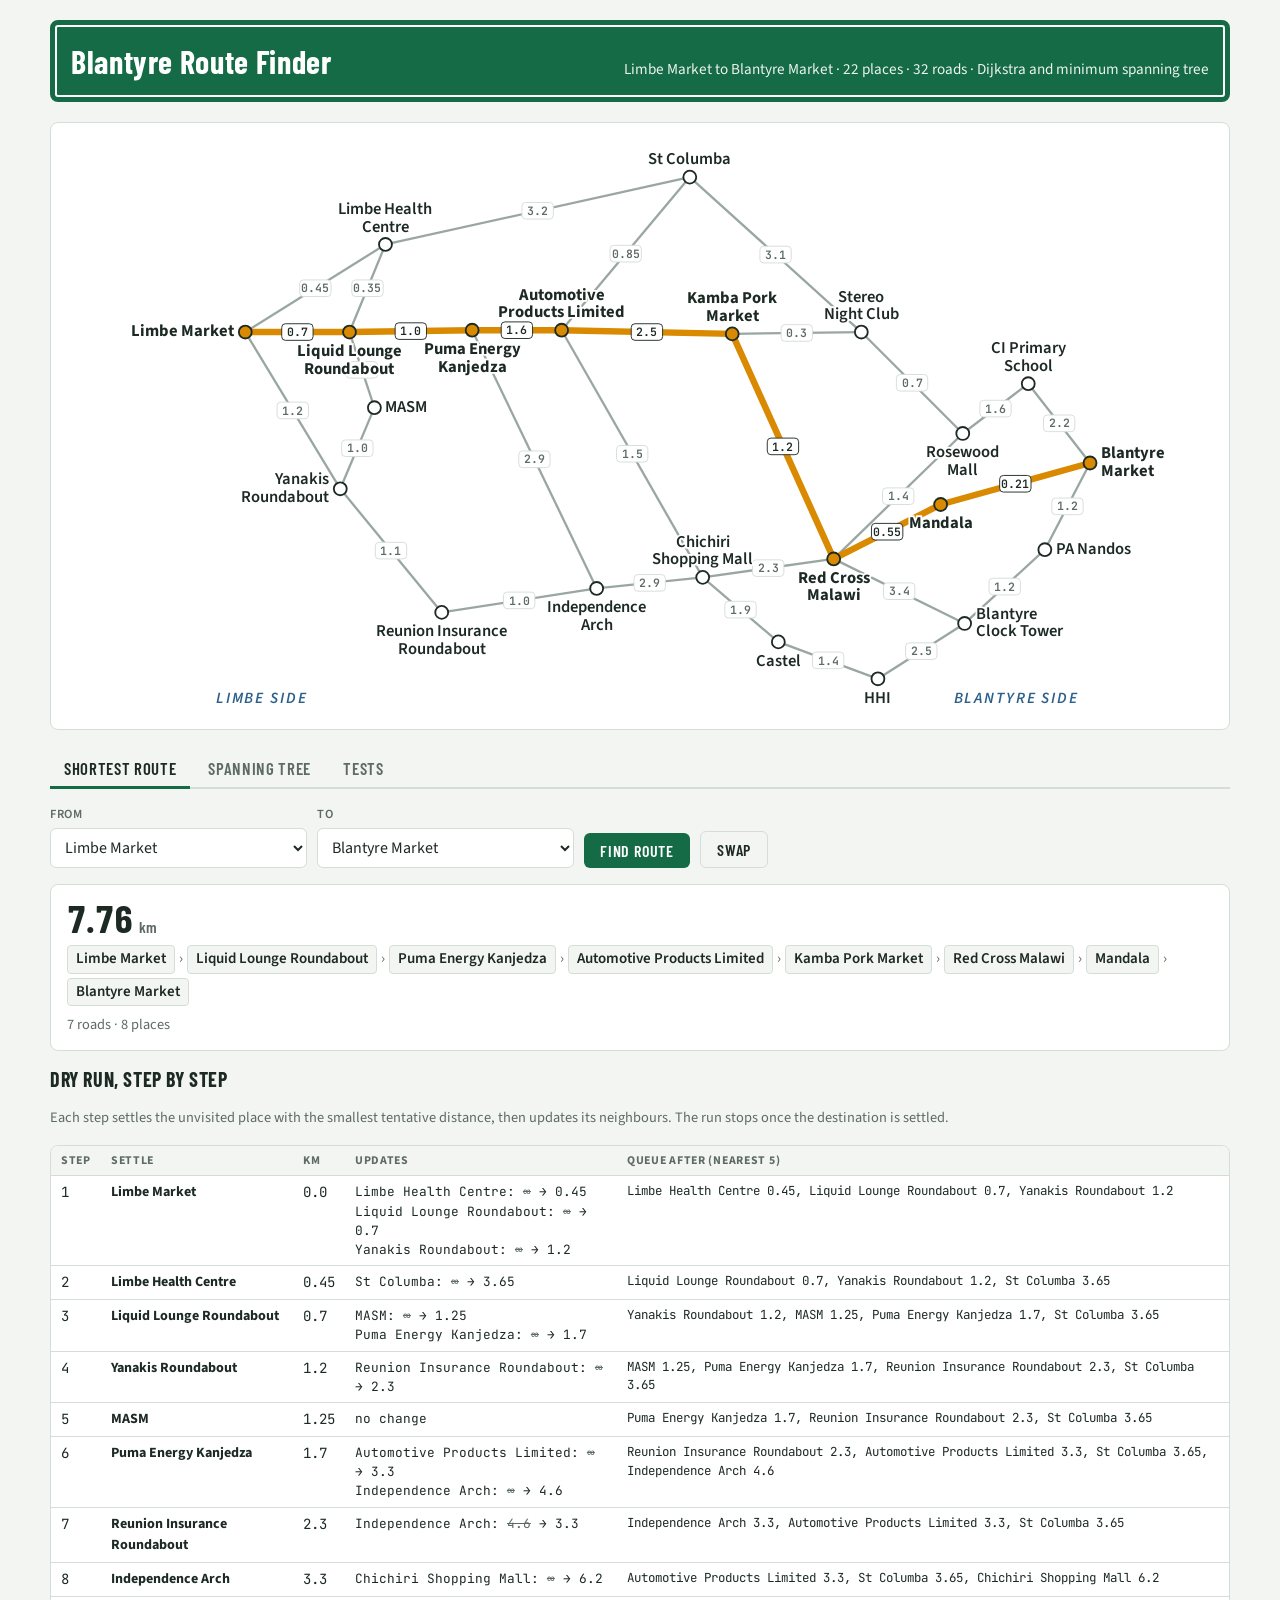
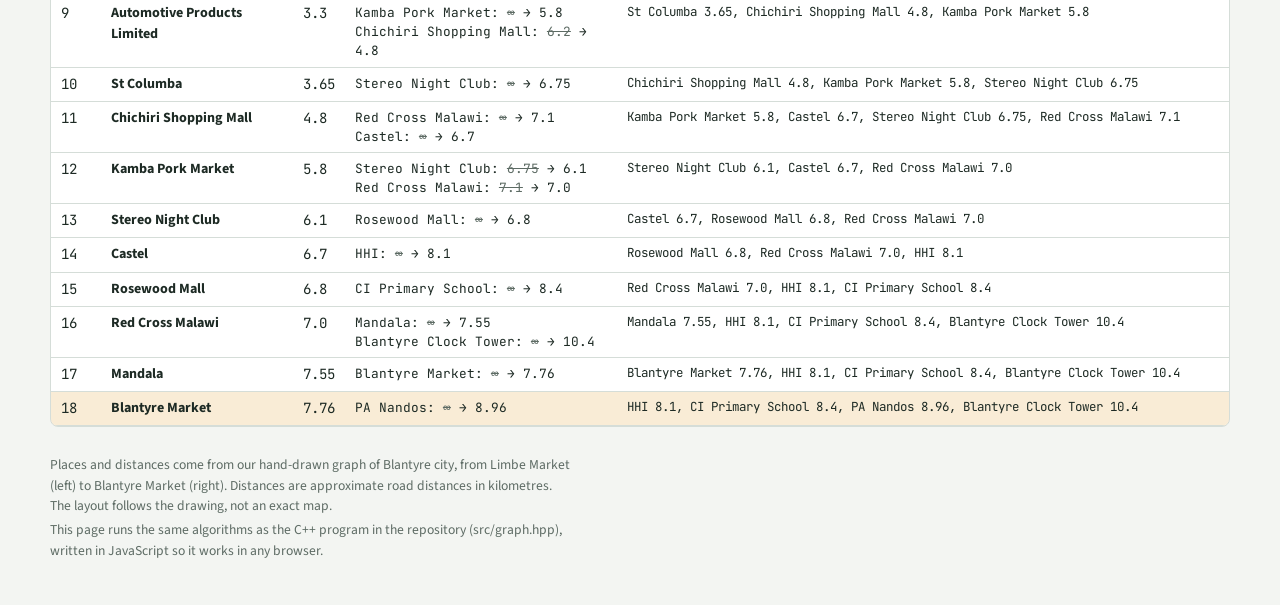
<file: docs/index.html>
<!doctype html>
<html lang="en">
<head>
<meta charset="utf-8">
<meta name="viewport" content="width=device-width, initial-scale=1, viewport-fit=cover">
<style>html{color-scheme:light}body{margin:0;font:14px system-ui,sans-serif}[hidden]{display:none!important}</style>
</head>
<body>
<title>Blantyre Route Finder</title>
<meta name="claude:viewport-fit-sides" content="cover">
<link rel="preconnect" href="https://fonts.googleapis.com">
<link rel="stylesheet" href="https://fonts.googleapis.com/css2?family=Barlow+Condensed:wght@500;600;700&family=Source+Sans+3:wght@400;600&family=JetBrains+Mono:wght@400;600&display=swap">
<style>
/* Layout: road-sign header strip, then map beside a control panel; stacks on phones. */
:root {
  --bg: #f3f5f2; --surface: #ffffff; --fg: #1d2a24; --muted: #5d6b64; --line: #d5ddd8;
  --sign: #146b45; --sign-fg: #ffffff; --lake: #a9cbe6; --lake-fg: #2c5f8a;
  --road: #9aa7a0; --route: #d98a00; --mst: #2f6fb3; --pass: #1d7a45; --fail: #b3261e;
  --display: "Barlow Condensed", "Arial Narrow", sans-serif;
  --body: "Source Sans 3", "Segoe UI", system-ui, sans-serif;
  --mono: "JetBrains Mono", ui-monospace, Menlo, Consolas, monospace;
}
@media (prefers-color-scheme: dark) { :root:not([data-theme="light"]) {
  --bg: #121815; --surface: #1a221e; --fg: #e3ebe6; --muted: #9aa9a1; --line: #2e3a34;
  --sign: #1f8a5b; --sign-fg: #ffffff; --lake: #1e3b55; --lake-fg: #8dbbe0;
  --road: #56635c; --route: #f2a92c; --mst: #6ea8e6; --pass: #5cc98a; --fail: #ff8a80; color-scheme: dark } }
:root[data-theme="dark"] {
  --bg: #121815; --surface: #1a221e; --fg: #e3ebe6; --muted: #9aa9a1; --line: #2e3a34;
  --sign: #1f8a5b; --sign-fg: #ffffff; --lake: #1e3b55; --lake-fg: #8dbbe0;
  --road: #56635c; --route: #f2a92c; --mst: #6ea8e6; --pass: #5cc98a; --fail: #ff8a80; color-scheme: dark }

body { background: var(--bg); color: var(--fg); font-family: var(--body); font-size: 15px; line-height: 1.5; }
.wrap { max-width: 1180px; margin: 0 auto; padding-block: 20px 40px;
  padding-left: max(16px, env(safe-area-inset-left, 0px)); padding-right: max(16px, env(safe-area-inset-right, 0px)); }
header.sign { background: var(--sign); color: var(--sign-fg); border-radius: 8px; padding: 14px 18px;
  display: flex; flex-wrap: wrap; align-items: baseline; justify-content: space-between; gap: 6px 20px;
  border: 3px solid var(--sign); outline: 2px solid var(--sign-fg); outline-offset: -7px; }
header.sign h1 { margin: 0; font-family: var(--display); font-weight: 700; font-size: 2rem; letter-spacing: .02em; text-wrap: balance; }
header.sign p { margin: 0; font-size: .95rem; opacity: .92; }
.grid { display: grid; grid-template-columns: minmax(0, 1fr); gap: 20px; margin-top: 20px; align-items: start; }
@media (max-width: 820px) { .grid { grid-template-columns: minmax(0, 1fr); } }
.mapbox { background: var(--surface); border: 1px solid var(--line); border-radius: 8px; padding: 8px; }
@media (max-width: 820px) { .mapbox { position: static; } }
.map { width: 100%; height: auto; display: block; }
.lake { fill: var(--lake); stroke: none; }
.lake-label { fill: var(--lake-fg); font: italic 600 17px var(--body); letter-spacing: .12em; text-transform: uppercase; }
.road { stroke: var(--road); stroke-width: 2.5; }
.road.off-mst { stroke-dasharray: 3 4; opacity: .55; }
.road.on-mst { stroke: var(--mst); stroke-width: 5; }
.road.on-path { stroke: var(--route); stroke-width: 7; stroke-linecap: round; }
.wt rect { fill: var(--surface); stroke: var(--line); }
.wt text { fill: var(--muted); font: 600 12.5px var(--mono); text-anchor: middle; }
.wt.hot rect { stroke: var(--fg); } .wt.hot text { fill: var(--fg); }
.town { fill: var(--surface); stroke: var(--fg); stroke-width: 2; }
.town.on-path { fill: var(--route); }
.town-label { fill: var(--fg); font: 600 18px var(--body); paint-order: stroke; stroke: var(--surface); stroke-width: 4px; }
.town-label.on-path { font-weight: 700; }

.tabs { display: flex; gap: 4px; border-bottom: 2px solid var(--line); flex-wrap: wrap; }
.tabs button { font: 600 1.05rem var(--display); letter-spacing: .04em; text-transform: uppercase; background: none; border: 0;
  color: var(--muted); padding: 8px 14px; cursor: pointer; border-bottom: 3px solid transparent; margin-bottom: -2px; }
.tabs button[aria-selected="true"] { color: var(--fg); border-bottom-color: var(--sign); }
.tabs button:focus-visible, .btn:focus-visible, select:focus-visible { outline: 2px solid var(--route); outline-offset: 2px; }
.panel { padding-top: 16px; display: grid; gap: 16px; min-width: 0; }
.controls { display: flex; flex-wrap: wrap; gap: 10px; align-items: end; }
.controls label { display: grid; gap: 4px; font-size: .78rem; font-weight: 600; text-transform: uppercase; letter-spacing: .06em; color: var(--muted); }
select { font: 1rem var(--body); padding: 7px 10px; border-radius: 6px; border: 1px solid var(--line); background: var(--surface); color: var(--fg); min-width: 150px; }
.btn { font: 600 1rem var(--display); letter-spacing: .05em; text-transform: uppercase; padding: 8px 16px; border-radius: 6px;
  border: 0; background: var(--sign); color: var(--sign-fg); cursor: pointer; }
.btn.ghost { background: transparent; color: var(--fg); border: 1px solid var(--line); }
.result { background: var(--surface); border: 1px solid var(--line); border-radius: 8px; padding: 14px 16px; display: grid; gap: 8px; }
.km { font: 700 2.4rem/1 var(--display); color: var(--fg); font-variant-numeric: tabular-nums; }
.km small { font-size: 1rem; color: var(--muted); font-weight: 600; margin-left: 6px; }
.chips { display: flex; flex-wrap: wrap; gap: 4px 2px; align-items: center; }
.chip { font-weight: 600; padding: 2px 8px; border-radius: 4px; background: var(--bg); border: 1px solid var(--line); }
.arrow { color: var(--muted); padding: 0 2px; }
.sub { color: var(--muted); font-size: .9rem; margin: 0; }
h2 { font: 700 1.25rem var(--display); letter-spacing: .03em; text-transform: uppercase; margin: 0; }
.tablebox { overflow-x: auto; border: 1px solid var(--line); border-radius: 8px; background: var(--surface); }
table { border-collapse: collapse; width: 100%; font-size: .88rem; }
th, td { text-align: left; padding: 6px 10px; border-bottom: 1px solid var(--line); vertical-align: top; }
th { font-size: .74rem; text-transform: uppercase; letter-spacing: .06em; color: var(--muted); background: var(--bg); position: sticky; top: 0; }
td.num, .mono { font-family: var(--mono); font-variant-numeric: tabular-nums; }
tr.target td { background: color-mix(in srgb, var(--route) 16%, transparent); }
.upd { display: block; font-family: var(--mono); font-size: .8rem; }
.upd s { color: var(--muted); }
.pill { display: inline-block; font: 600 .75rem var(--mono); padding: 1px 7px; border-radius: 999px; border: 1px solid currentColor; }
.pill.pass { color: var(--pass); } .pill.fail { color: var(--fail); } .pill.skip { color: var(--muted); }
.summary { font: 600 1.1rem var(--display); letter-spacing: .03em; }
footer { margin-top: 28px; color: var(--muted); font-size: .85rem; }
footer p { margin: 4px 0; max-width: 75ch; }
@media (prefers-reduced-motion: no-preference) { .road, .town { transition: stroke .2s, fill .2s; } }
</style>

<div class="wrap">
  <header class="sign">
    <h1>Blantyre Route Finder</h1>
    <p>Limbe Market to Blantyre Market · 22 places · 32 roads · Dijkstra and minimum spanning tree</p>
  </header>

  <div class="grid">
    <div class="mapbox" id="map"></div>

    <div>
      <div class="tabs" role="tablist">
        <button role="tab" id="tab-route" aria-selected="true" data-view="route">Shortest route</button>
        <button role="tab" id="tab-mst" aria-selected="false" data-view="mst">Spanning tree</button>
        <button role="tab" id="tab-tests" aria-selected="false" data-view="tests">Tests</button>
      </div>

      <section class="panel" id="view-route">
        <div class="controls">
          <label for="from">From<select id="from"></select></label>
          <label for="to">To<select id="to"></select></label>
          <button class="btn" id="go">Find route</button>
          <button class="btn ghost" id="swap" title="Swap start and destination">Swap</button>
        </div>
        <div class="result" id="route-result"></div>
        <h2>Dry run, step by step</h2>
        <p class="sub">Each step settles the unvisited place with the smallest tentative distance, then updates its neighbours. The run stops once the destination is settled.</p>
        <div class="tablebox"><table id="steps"></table></div>
      </section>

      <section class="panel" id="view-mst" hidden>
        <div class="controls">
          <label for="algo">Algorithm<select id="algo"><option value="kruskal">Kruskal</option><option value="prim">Prim (from Limbe Market)</option></select></label>
        </div>
        <div class="result" id="mst-result"></div>
        <div class="tablebox"><table id="mst-table"></table></div>
      </section>

      <section class="panel" id="view-tests" hidden>
        <div class="controls"><button class="btn" id="run-tests">Run tests again</button></div>
        <div class="summary" id="test-summary"></div>
        <div class="tablebox"><table id="test-table"></table></div>
      </section>
    </div>
  </div>

  <footer>
    <p>Places and distances come from our hand-drawn graph of Blantyre city, from Limbe Market (left) to Blantyre Market (right). Distances are approximate road distances in kilometres. The layout follows the drawing, not an exact map.</p>
    <p>This page runs the same algorithms as the C++ program in the repository (src/graph.hpp), written in JavaScript so it works in any browser.</p>
  </footer>
</div>

<script>
// graph.js - Blantyre city road network data, algorithms and map drawing.
// Shared by the web demo (index.html) and the PDF report.
// Mirrors src/graph.hpp and data/malawi_roads.csv.

// Positions [x, y] of the places, copied from the group's hand-drawn graph
// (Limbe Market on the left, Blantyre Market on the right), and the label side.
const TOWNS = {
  "Limbe Market": [52, 178, "w"],
  "Limbe Health Centre": [204, 83, "n"],
  "Liquid Lounge Roundabout": [165, 178, "s"],
  "MASM": [192, 260, "e"],
  "Yanakis Roundabout": [155, 348, "w"],
  "Reunion Insurance Roundabout": [265, 482, "s"],
  "Independence Arch": [433, 456, "s"],
  "Puma Energy Kanjedza": [298, 176, "s"],
  "Automotive Products Limited": [395, 176, "n"],
  "Chichiri Shopping Mall": [548, 444, "n"],
  "St Columba": [534, 10, "n"],
  "Kamba Pork Market": [580, 180, "n"],
  "Stereo Night Club": [720, 178, "n"],
  "Rosewood Mall": [830, 288, "s"],
  "Red Cross Malawi": [690, 424, "s"],
  "Castel": [630, 514, "s"],
  "HHI": [738, 554, "s"],
  "Blantyre Clock Tower": [832, 494, "e"],
  "Mandala": [806, 365, "s"],
  "PA Nandos": [919, 414, "e"],
  "CI Primary School": [901, 234, "n"],
  "Blantyre Market": [968, 320, "e"],
};

// Road distances in metres (same as data/blantyre_roads.csv).
const ROADS_CSV = `Limbe Market,Limbe Health Centre,450
Limbe Market,Liquid Lounge Roundabout,700
Limbe Market,Yanakis Roundabout,1200
Limbe Health Centre,Liquid Lounge Roundabout,350
Limbe Health Centre,St Columba,3200
Liquid Lounge Roundabout,MASM,550
Liquid Lounge Roundabout,Puma Energy Kanjedza,1000
MASM,Yanakis Roundabout,1000
Yanakis Roundabout,Reunion Insurance Roundabout,1100
Reunion Insurance Roundabout,Independence Arch,1000
Puma Energy Kanjedza,Automotive Products Limited,1600
Puma Energy Kanjedza,Independence Arch,2900
Automotive Products Limited,St Columba,850
Automotive Products Limited,Kamba Pork Market,2500
Automotive Products Limited,Chichiri Shopping Mall,1500
Independence Arch,Chichiri Shopping Mall,2900
St Columba,Stereo Night Club,3100
Kamba Pork Market,Stereo Night Club,300
Kamba Pork Market,Red Cross Malawi,1200
Stereo Night Club,Rosewood Mall,700
Rosewood Mall,Red Cross Malawi,1400
Rosewood Mall,CI Primary School,1600
CI Primary School,Blantyre Market,2200
Chichiri Shopping Mall,Red Cross Malawi,2300
Chichiri Shopping Mall,Castel,1900
Castel,HHI,1400
HHI,Blantyre Clock Tower,2500
Red Cross Malawi,Mandala,550
Red Cross Malawi,Blantyre Clock Tower,3400
Mandala,Blantyre Market,210
Blantyre Clock Tower,PA Nandos,1200
PA Nandos,Blantyre Market,1200`;

function parseGraph(csv) {
  const names = [], index = new Map(), adj = [], edges = [];
  const node = (n) => {
    if (!index.has(n)) { index.set(n, names.length); names.push(n); adj.push([]); }
    return index.get(n);
  };
  csv.split("\n").forEach((raw, i) => {
    const line = raw.trim();
    if (!line || line.startsWith("#")) return;
    const parts = line.split(",");
    if (parts.length !== 3) throw new Error(`Line ${i + 1}: expected place_a,place_b,metres`);
    const [a, b, w] = parts;
    if (!/^-?\d+$/.test(w.trim())) throw new Error(`Line ${i + 1}: bad distance '${w}'`);
    const km = Number(w);
    if (km < 0) throw new Error(`Negative distance on road ${a} - ${b}: Dijkstra needs non-negative weights`);
    if (a === b) throw new Error(`Self loop on ${a} is not allowed`);
    const u = node(a), v = node(b);
    adj[u].push([v, km]); adj[v].push([u, km]);
    edges.push({ u, v, w: km });
  });
  return { names, index, adj, edges };
}

// Small binary min-heap of [key, ...payload] arrays.
class MinHeap {
  constructor() { this.a = []; }
  get size() { return this.a.length; }
  less(i, j) {
    const x = this.a[i], y = this.a[j];
    for (let k = 0; k < x.length; k++) if (x[k] !== y[k]) return x[k] < y[k];
    return false;
  }
  push(item) {
    const a = this.a; a.push(item);
    let i = a.length - 1;
    while (i > 0) { const p = (i - 1) >> 1; if (!this.less(i, p)) break; [a[i], a[p]] = [a[p], a[i]]; i = p; }
  }
  pop() {
    const a = this.a, top = a[0], last = a.pop();
    if (a.length) {
      a[0] = last; let i = 0;
      for (;;) {
        const l = 2 * i + 1, r = l + 1; let m = i;
        if (l < a.length && this.less(l, m)) m = l;
        if (r < a.length && this.less(r, m)) m = r;
        if (m === i) break;
        [a[i], a[m]] = [a[m], a[i]]; i = m;
      }
    }
    return top;
  }
}

// Dijkstra with a binary heap. Records each settle step for the dry run.
function dijkstra(g, source) {
  const n = g.names.length;
  const dist = Array(n).fill(Infinity), prev = Array(n).fill(-1), done = Array(n).fill(false);
  const steps = [];
  const pq = new MinHeap();
  dist[source] = 0; pq.push([0, source]);
  while (pq.size) {
    const [d, u] = pq.pop();
    if (done[u]) continue;
    done[u] = true;
    const relaxed = [];
    for (const [v, w] of g.adj[u]) {
      if (done[v]) continue;
      if (d + w < dist[v]) { relaxed.push([v, dist[v], d + w]); dist[v] = d + w; prev[v] = u; pq.push([dist[v], v]); }
    }
    const frontier = [];
    for (let v = 0; v < n; v++) if (!done[v] && dist[v] < Infinity) frontier.push([dist[v], v]);
    frontier.sort((x, y) => x[0] - y[0] || x[1] - y[1]);
    steps.push({ settled: u, d, relaxed, frontier });
  }
  return { dist, prev, steps };
}

function buildPath(r, t) {
  if (r.dist[t] === Infinity) return [];
  const p = [];
  for (let v = t; v !== -1; v = r.prev[v]) p.push(v);
  return p.reverse();
}

function kruskal(g) {
  const parent = g.names.map((_, i) => i), rank = g.names.map(() => 0);
  const find = (x) => (parent[x] === x ? x : (parent[x] = find(parent[x])));
  const order = g.edges.map((e, i) => ({ ...e, i })).sort((a, b) => a.w - b.w || a.i - b.i);
  const tree = [], log = [];
  for (const e of order) {
    let a = find(e.u), b = find(e.v);
    if (a === b) { log.push({ e, taken: false }); continue; }
    if (rank[a] < rank[b]) [a, b] = [b, a];
    parent[b] = a; if (rank[a] === rank[b]) rank[a]++;
    tree.push(e); log.push({ e, taken: true });
  }
  return { edges: tree, total: tree.reduce((s, e) => s + e.w, 0), log, spanning: tree.length === g.names.length - 1 };
}

function prim(g, start = 0) {
  const n = g.names.length, inTree = Array(n).fill(false), tree = [];
  const pq = new MinHeap(); pq.push([0, -1, start]);
  while (pq.size) {
    const [w, from, to] = pq.pop();
    if (inTree[to]) continue;
    inTree[to] = true;
    if (from !== -1) tree.push({ u: from, v: to, w });
    for (const [v, wv] of g.adj[to]) if (!inTree[v]) pq.push([wv, to, v]);
  }
  return { edges: tree, total: tree.reduce((s, e) => s + e.w, 0), spanning: tree.length === n - 1 };
}

// Draw the network as an SVG string.
// opts: { path: [ids], mst: [edges], scale, showWeights, cls: extra class }
// Metres to a km string, e.g. 1500 -> "1.5".
// Shows two decimals only when needed: 1000 -> "1.0", 450 -> "0.45".
function km(m) {
  if (m === Infinity) return "∞";
  const s = (m / 1000).toFixed(2);
  return s.endsWith("0") ? s.slice(0, -1) : s;
}

function drawMap(g, opts = {}) {
  const X = (x) => x + 150, Y = (y) => y + 40;
  const W = 1260, H = 640;
  const pos = (id) => { const t = TOWNS[g.names[id]]; return [X(t[0]), Y(t[1])]; };
  const key = (u, v) => (u < v ? `${u}-${v}` : `${v}-${u}`);
  const onPath = new Set();
  (opts.path || []).forEach((v, i, p) => { if (i) onPath.add(key(p[i - 1], v)); });
  const onMst = new Set((opts.mst || []).map((e) => key(e.u, e.v)));
  const pathNodes = new Set(opts.path || []);
  let s = `<svg class="map ${opts.cls || ""}" viewBox="0 0 ${W} ${H}" role="img" aria-label="Graph of the Blantyre city road network">`;
  s += `<text class="lake-label" x="${X(20)}" y="${Y(580)}">Limbe side</text>`;
  s += `<text class="lake-label" x="${X(820)}" y="${Y(580)}">Blantyre side</text>`;
  for (const e of g.edges) {
    const [x1, y1] = pos(e.u), [x2, y2] = pos(e.v);
    const kk = key(e.u, e.v);
    const c = onPath.has(kk) ? "road on-path" : onMst.has(kk) ? "road on-mst" : opts.mst ? "road off-mst" : "road";
    s += `<line class="${c}" x1="${x1.toFixed(1)}" y1="${y1.toFixed(1)}" x2="${x2.toFixed(1)}" y2="${y2.toFixed(1)}"/>`;
  }
  if (opts.showWeights !== false) {
    for (const e of g.edges) {
      const [x1, y1] = pos(e.u), [x2, y2] = pos(e.v);
      const mx = (x1 + x2) / 2, my = (y1 + y2) / 2;
      const kk = key(e.u, e.v);
      const hot = onPath.has(kk) || onMst.has(kk) ? " hot" : "";
      s += `<g class="wt${hot}"><rect x="${(mx - 17).toFixed(1)}" y="${(my - 9).toFixed(1)}" width="34" height="18" rx="4"/>` +
           `<text x="${mx.toFixed(1)}" y="${(my + 4.5).toFixed(1)}">${km(e.w)}</text></g>`;
    }
  }
  g.names.forEach((name, id) => {
    const [x, y] = pos(id), side = TOWNS[name][2];
    const lx = side === "w" ? x - 12 : side === "e" ? x + 12 : x;
    const ly = side === "s" ? y + 26 : side === "n" ? y - 14 : y + 4.5;
    const anchor = side === "w" ? "end" : side === "e" ? "start" : "middle";
    const cls = opts.path && pathNodes.has(id) ? "town on-path" : "town";
    s += `<circle class="${cls}" cx="${x.toFixed(1)}" cy="${y.toFixed(1)}" r="7"/>`;
    // Long names go on two lines, split at the space nearest the middle.
    let lines = [name];
    if (name.length > 12 && name.includes(" ")) {
      const mid = name.length / 2;
      let best = -1;
      for (let i = 0; i < name.length; i++) if (name[i] === " " && (best < 0 || Math.abs(i - mid) < Math.abs(best - mid))) best = i;
      lines = [name.slice(0, best), name.slice(best + 1)];
    }
    const lh = 19, y0 = side === "n" ? ly - lh * (lines.length - 1) : side === "s" ? ly : ly - (lh * (lines.length - 1)) / 2;
    s += `<text class="town-label${pathNodes.has(id) ? " on-path" : ""}" x="${lx.toFixed(1)}" y="${y0.toFixed(1)}" text-anchor="${anchor}">` +
         lines.map((t, i) => `<tspan x="${lx.toFixed(1)}" dy="${i ? lh : 0}">${t}</tspan>`).join("") + `</text>`;
  });
  return s + "</svg>";
}



</script>
<script>
const G = parseGraph(ROADS_CSV);
const $ = (id) => document.getElementById(id);
const sorted = [...G.names].sort();
for (const sel of [$("from"), $("to")]) sel.innerHTML = sorted.map((n) => `<option>${n}</option>`).join("");
$("from").value = "Limbe Market"; $("to").value = "Blantyre Market";

let view = "route";
const fmt = km;

function showRoute() {
  const s = G.index.get($("from").value), t = G.index.get($("to").value);
  const r = dijkstra(G, s);
  const path = buildPath(r, t);
  $("map").innerHTML = drawMap(G, { path });
  const chips = path.map((v) => `<span class="chip">${G.names[v]}</span>`).join('<span class="arrow">›</span>');
  $("route-result").innerHTML = path.length
    ? `<div class="km">${km(r.dist[t])}<small>km</small></div><div class="chips">${chips}</div>
       <p class="sub">${path.length - 1} road${path.length === 2 ? "" : "s"} · ${path.length} places</p>`
    : `<div class="km">No route</div>`;
  let rows = "";
  for (let i = 0; i < r.steps.length; i++) {
    const st = r.steps[i];
    const upd = st.relaxed.length
      ? st.relaxed.map(([v, o, n]) => `<span class="upd">${G.names[v]}: <s>${fmt(o)}</s> → ${km(n)}</span>`).join("")
      : `<span class="upd">no change</span>`;
    const q = st.frontier.slice(0, 5).map(([d, v]) => `${G.names[v]} ${km(d)}`).join(", ") + (st.frontier.length > 5 ? ", …" : "");
    rows += `<tr class="${st.settled === t ? "target" : ""}"><td class="num">${i + 1}</td><td><b>${G.names[st.settled]}</b></td>
      <td class="num">${km(st.d)}</td><td>${upd}</td><td class="mono" style="font-size:.78rem">${q || "empty"}</td></tr>`;
    if (st.settled === t) break;
  }
  $("steps").innerHTML = `<thead><tr><th>Step</th><th>Settle</th><th>km</th><th>Updates</th><th>Queue after (nearest 5)</th></tr></thead><tbody>${rows}</tbody>`;
}

function showMst() {
  const algo = $("algo").value;
  const m = algo === "prim" ? prim(G, G.index.get("Limbe Market")) : kruskal(G);
  $("map").innerHTML = drawMap(G, { mst: m.edges });
  $("mst-result").innerHTML = `<div class="km">${km(m.total)}<small>km</small></div>
    <p class="sub">${m.edges.length} roads connect all ${G.names.length} places. The other ${G.edges.length - m.edges.length} roads (dashed) are not needed to keep every place connected.</p>`;
  let rows = "";
  if (algo === "kruskal") {
    m.log.forEach(({ e, taken }, i) => {
      rows += `<tr><td class="num">${i + 1}</td><td>${G.names[e.u]} – ${G.names[e.v]}</td><td class="num">${km(e.w)}</td>
        <td>${taken ? '<span class="pill pass">added</span>' : '<span class="pill skip">skipped, makes a cycle</span>'}</td></tr>`;
    });
    $("mst-table").innerHTML = `<thead><tr><th>#</th><th>Road (sorted by length)</th><th>km</th><th>Decision</th></tr></thead><tbody>${rows}</tbody>`;
  } else {
    m.edges.forEach((e, i) => {
      rows += `<tr><td class="num">${i + 1}</td><td>${G.names[e.u]} → ${G.names[e.v]}</td><td class="num">${km(e.w)}</td></tr>`;
    });
    $("mst-table").innerHTML = `<thead><tr><th>#</th><th>Cheapest road leaving the tree</th><th>km</th></tr></thead><tbody>${rows}</tbody>`;
  }
}

// Same cases as tests/tests.cpp, so results can be compared.
function runTests() {
  const route = (g, a, b) => {
    if (!g.index.has(a)) throw new Error("Unknown place: " + a);
    if (!g.index.has(b)) throw new Error("Unknown place: " + b);
    const r = dijkstra(g, g.index.get(a)), t = g.index.get(b);
    if (r.dist[t] === Infinity) return "unreachable";
    return `${km(r.dist[t])} km: ` + buildPath(r, t).map((v) => g.names[v]).join(" > ");
  };
  const err = (f) => { try { f(); return "no error"; } catch (e) { return "error: " + e.message; } };
  const floydMismatches = () => {
    const n = G.names.length, d = Array.from({ length: n }, (_, i) => Array.from({ length: n }, (_, j) => (i === j ? 0 : Infinity)));
    for (const e of G.edges) { d[e.u][e.v] = Math.min(d[e.u][e.v], e.w); d[e.v][e.u] = Math.min(d[e.v][e.u], e.w); }
    for (let k = 0; k < n; k++) for (let i = 0; i < n; i++) for (let j = 0; j < n; j++) d[i][j] = Math.min(d[i][j], d[i][k] + d[k][j]);
    let bad = 0;
    for (let s = 0; s < n; s++) { const r = dijkstra(G, s); for (let t = 0; t < n; t++) if (r.dist[t] !== d[s][t]) bad++; }
    return bad + " mismatches";
  };
  const island = parseGraph("Limbe,Bangwe,2800\nChileka,Lunzu,9000");
  const K = kruskal(G);
  const cases = [
    ["T01", "Place and road count", "blantyre_roads.csv", "22 places, 32 roads", () => `${G.names.length} places, ${G.edges.length} roads`],
    ["T02", "Same start and end", "Mandala → Mandala", "0.0 km: Mandala", () => route(G, "Mandala", "Mandala")],
    ["T03", "Direct neighbours", "Mandala → Blantyre Market", "0.21 km: Mandala > Blantyre Market", () => route(G, "Mandala", "Blantyre Market")],
    ["T04", "Limbe Market to Blantyre Market", "Limbe Market → Blantyre Market", "7.76 km: Limbe Market > Liquid Lounge Roundabout > Puma Energy Kanjedza > Automotive Products Limited > Kamba Pork Market > Red Cross Malawi > Mandala > Blantyre Market", () => route(G, "Limbe Market", "Blantyre Market")],
    ["T05", "Limbe Market to Chichiri", "Limbe Market → Chichiri Shopping Mall", "4.8 km: Limbe Market > Liquid Lounge Roundabout > Puma Energy Kanjedza > Automotive Products Limited > Chichiri Shopping Mall", () => route(G, "Limbe Market", "Chichiri Shopping Mall")],
    ["T06", "Southern route", "Yanakis Roundabout → HHI", "8.3 km: Yanakis Roundabout > Reunion Insurance Roundabout > Independence Arch > Chichiri Shopping Mall > Castel > HHI", () => route(G, "Yanakis Roundabout", "HHI")],
    ["T07", "Symmetric (undirected)", "Blantyre Market → Limbe Market", "7.76 km", () => route(G, "Blantyre Market", "Limbe Market").slice(0, 7)],
    ["T08", "Northern start", "St Columba → Mandala", "5.1 km: St Columba > Automotive Products Limited > Kamba Pork Market > Red Cross Malawi > Mandala", () => route(G, "St Columba", "Mandala")],
    ["T09", "South to north-east", "Reunion Insurance Roundabout → Stereo Night Club", "7.7 km: Reunion Insurance Roundabout > Independence Arch > Chichiri Shopping Mall > Red Cross Malawi > Kamba Pork Market > Stereo Night Club", () => route(G, "Reunion Insurance Roundabout", "Stereo Night Club")],
    ["T10", "Agrees with Floyd–Warshall", "all 484 pairs", "0 mismatches", floydMismatches],
    ["T11", "Unknown place", "Limbe Market → Lilongwe", "error: Unknown place: Lilongwe", () => err(() => route(G, "Limbe Market", "Lilongwe"))],
    ["T12", "Names are case sensitive", "limbe market → Mandala", "error: Unknown place: limbe market", () => err(() => route(G, "limbe market", "Mandala"))],
    ["T13", "Negative distance rejected", "A,B,-500", "error: Negative distance on road A - B: Dijkstra needs non-negative weights", () => err(() => parseGraph("A,B,-500"))],
    ["T14", "Distance not in whole metres", "Mandala,Blantyre Market,0.21km", "error: Line 1: bad distance '0.21km'", () => err(() => parseGraph("Mandala,Blantyre Market,0.21km"))],
    ["T15", "Wrong separator", "Mandala;Blantyre Market;210", "error: Line 1: expected place_a,place_b,metres", () => err(() => parseGraph("Mandala;Blantyre Market;210"))],
    ["T17", "Unreachable place", "Limbe → Chileka", "unreachable", () => route(island, "Limbe", "Chileka")],
    ["T18", "Disconnected graph gives a forest", "2 separate roads", "2 edges, total 11.8 km, spanning=false", () => { const f = kruskal(island); return `${f.edges.length} edges, total ${km(f.total)} km, spanning=${f.spanning}`; }],
    ["T19", "Zero-length road allowed", "A-B 0, B-C 400, A-C 900", "0.4 km: A > B > C", () => route(parseGraph("A,B,0\nB,C,400\nA,C,900"), "A", "C")],
    ["T20", "Parallel roads: shorter used", "A-B 1000 and A-B 300", "0.3 km: A > B", () => route(parseGraph("A,B,1000\nA,B,300"), "A", "B")],
    ["T21", "Kruskal MST size", "Blantyre graph", "21 edges, spanning=true", () => `${K.edges.length} edges, spanning=${K.spanning}`],
    ["T22", "Kruskal MST total", "Blantyre graph", "21.96 km", () => `${km(K.total)} km`],
    ["T24", "Prim from every place agrees", "22 start places", "0 mismatches", () => G.names.filter((_, s) => prim(G, s).total !== K.total).length + " mismatches"],
  ];
  let pass = 0, rows = "";
  for (const [id, name, input, expected, f] of cases) {
    let actual; try { actual = f(); } catch (e) { actual = "error: " + e.message; }
    const ok = actual === expected; if (ok) pass++;
    rows += `<tr><td class="num">${id}</td><td>${name}<br><span class="sub">${input}</span></td>
      <td class="mono" style="font-size:.78rem">${actual}</td><td><span class="pill ${ok ? "pass" : "fail"}">${ok ? "pass" : "fail"}</span></td></tr>`;
  }
  $("test-summary").textContent = `${pass} of ${cases.length} tests passed`;
  $("test-table").innerHTML = `<thead><tr><th>ID</th><th>Test and input</th><th>Actual output</th><th>Result</th></tr></thead><tbody>${rows}</tbody>`;
}

function setView(v) {
  view = v;
  for (const b of document.querySelectorAll(".tabs button")) b.setAttribute("aria-selected", String(b.dataset.view === v));
  for (const name of ["route", "mst", "tests"]) $("view-" + name).hidden = name !== v;
  if (v === "route") showRoute();
  else if (v === "mst") showMst();
  else { $("map").innerHTML = drawMap(G, {}); runTests(); }
}
document.querySelectorAll(".tabs button").forEach((b) => b.addEventListener("click", () => setView(b.dataset.view)));
$("go").addEventListener("click", showRoute);
$("from").addEventListener("change", showRoute);
$("to").addEventListener("change", showRoute);
$("swap").addEventListener("click", () => { const a = $("from").value; $("from").value = $("to").value; $("to").value = a; showRoute(); });
$("algo").addEventListener("change", showMst);
$("run-tests").addEventListener("click", runTests);
const start = ["route", "mst", "tests"].includes(location.hash.slice(1)) ? location.hash.slice(1) : "route";
setView(start);
</script>

</body>
</html>
</file>
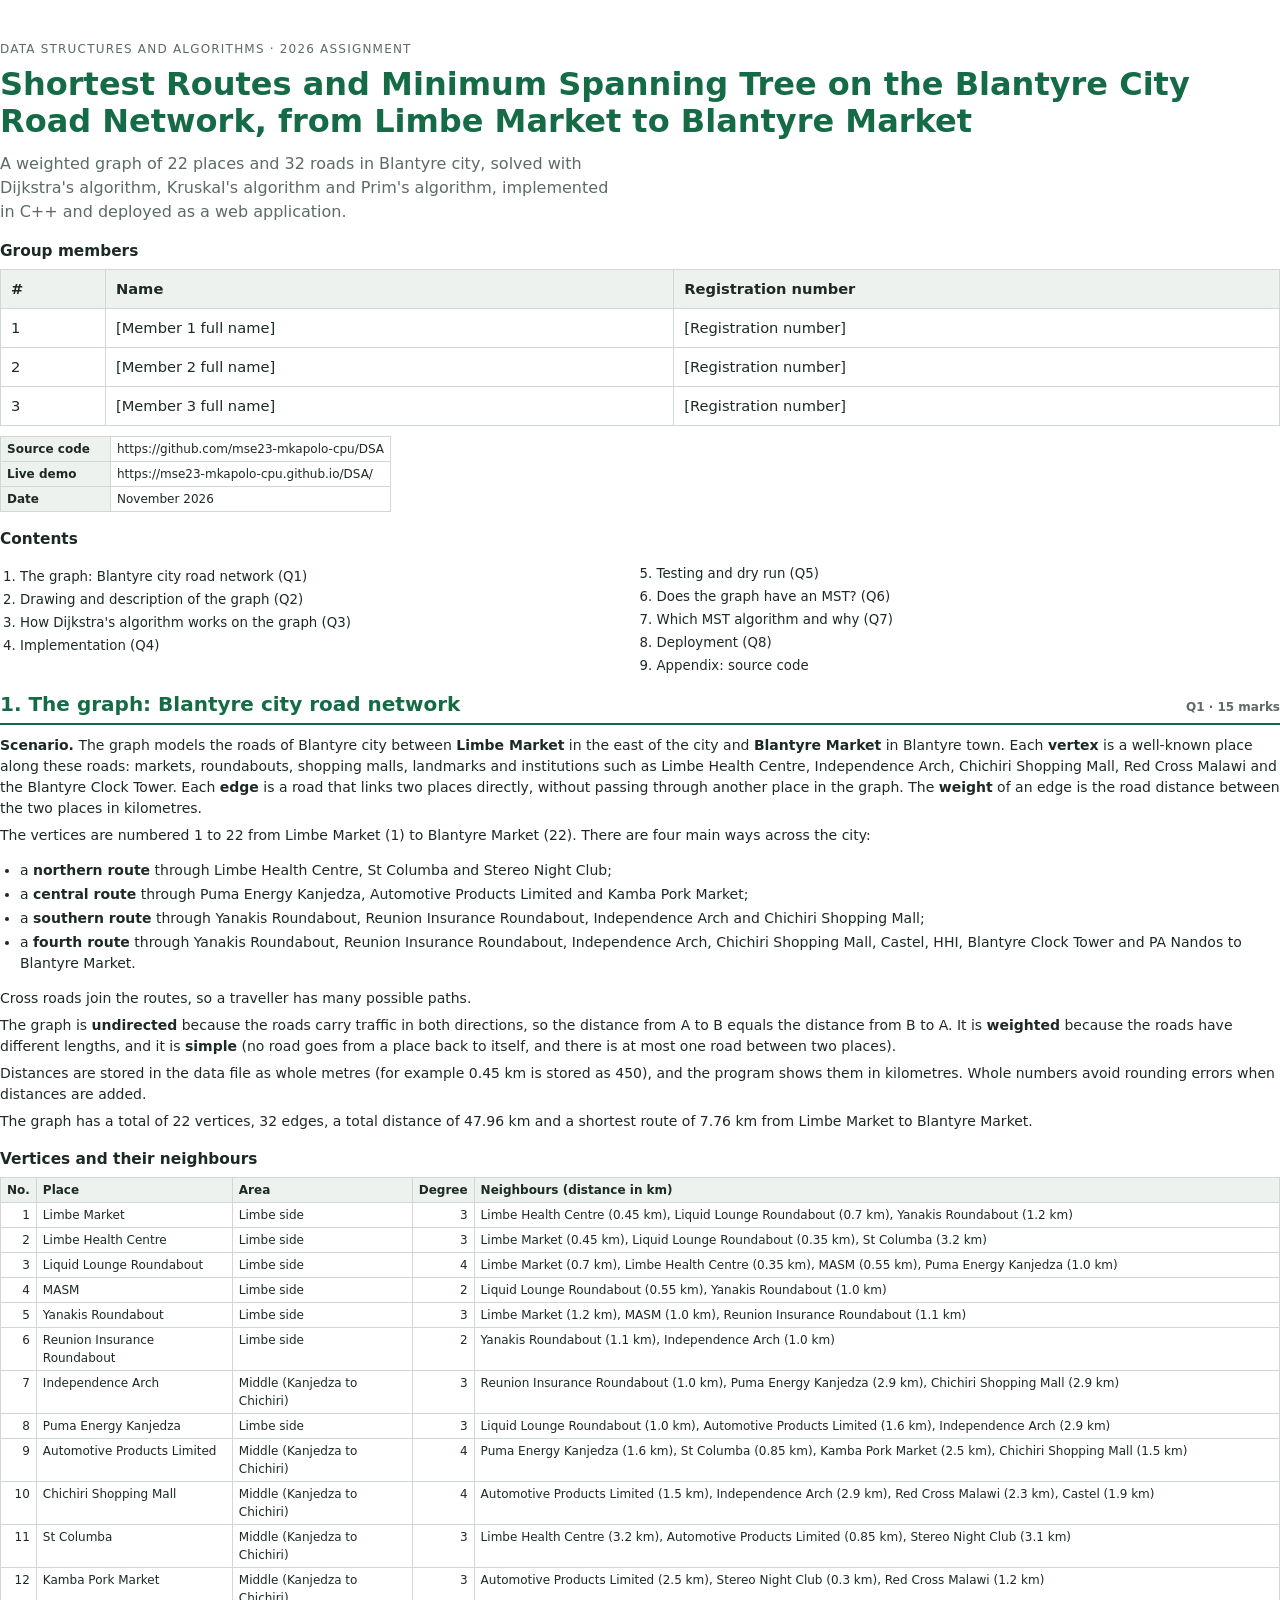
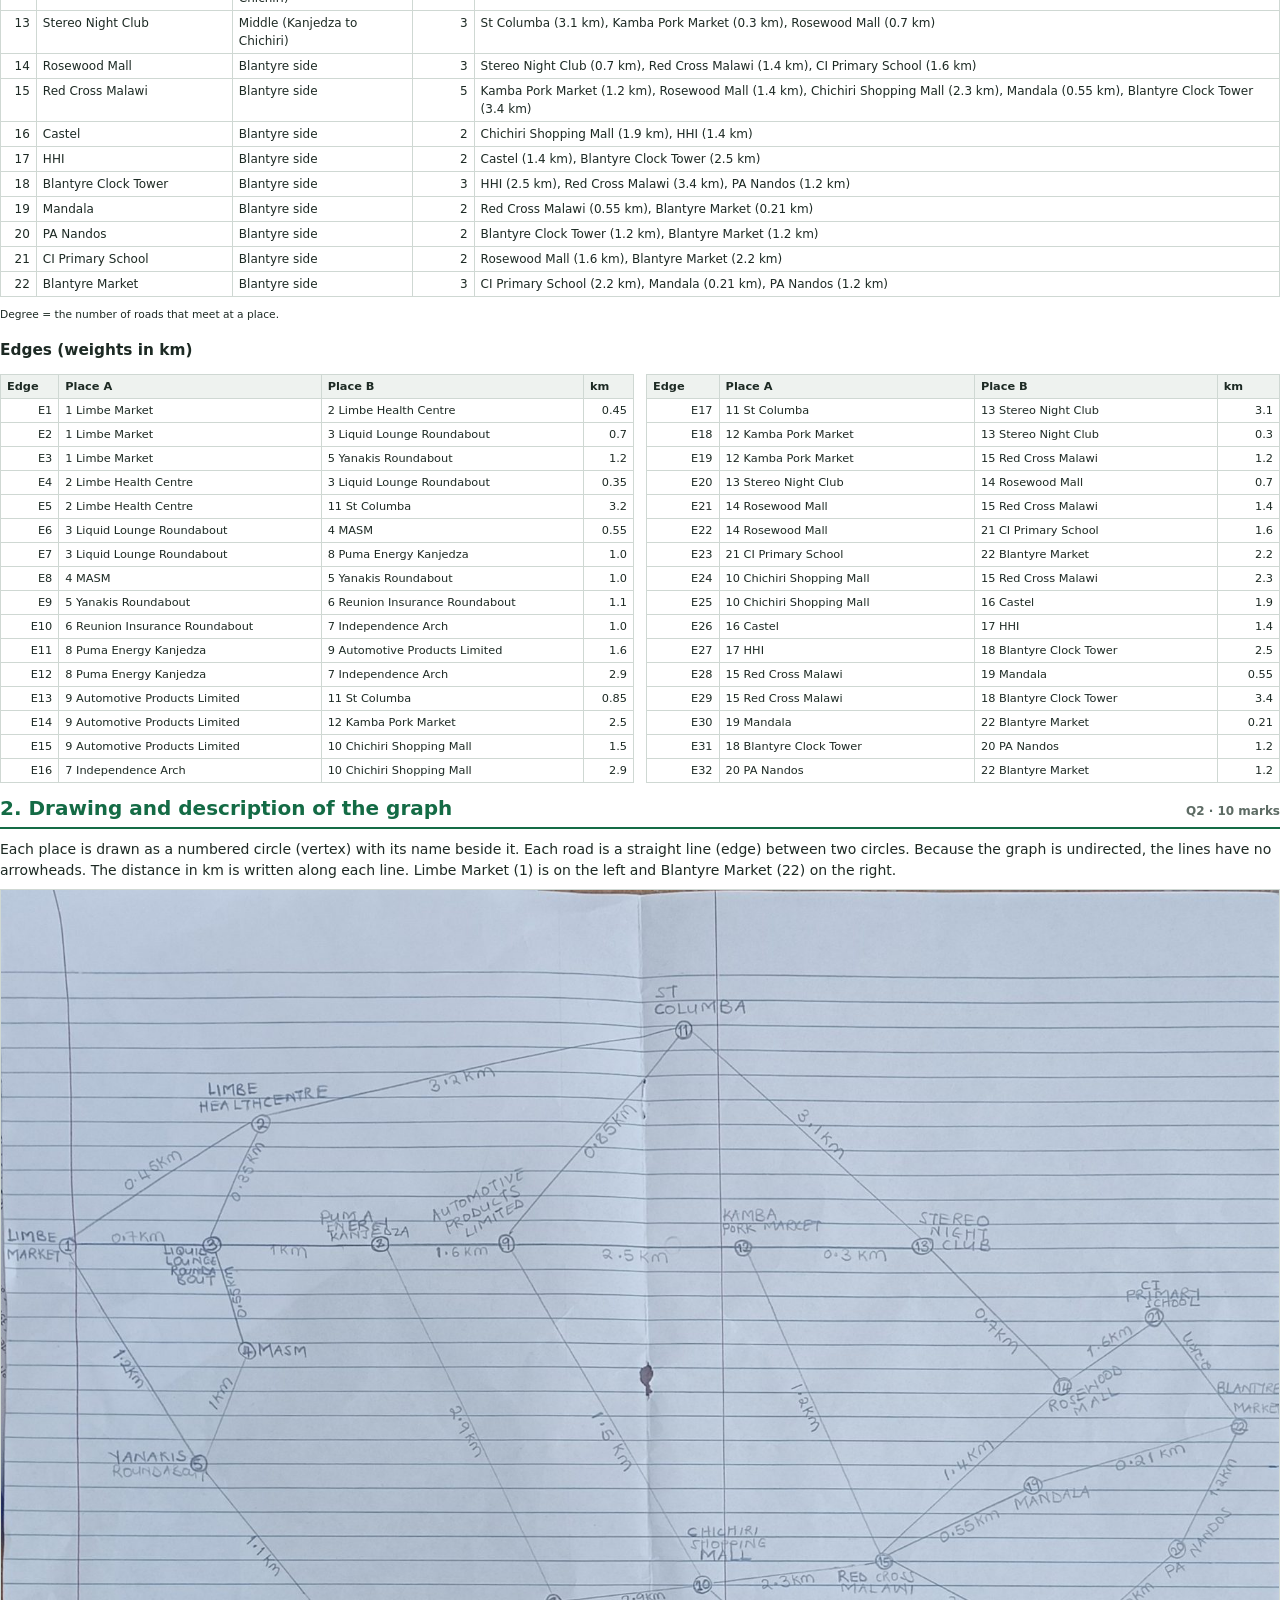
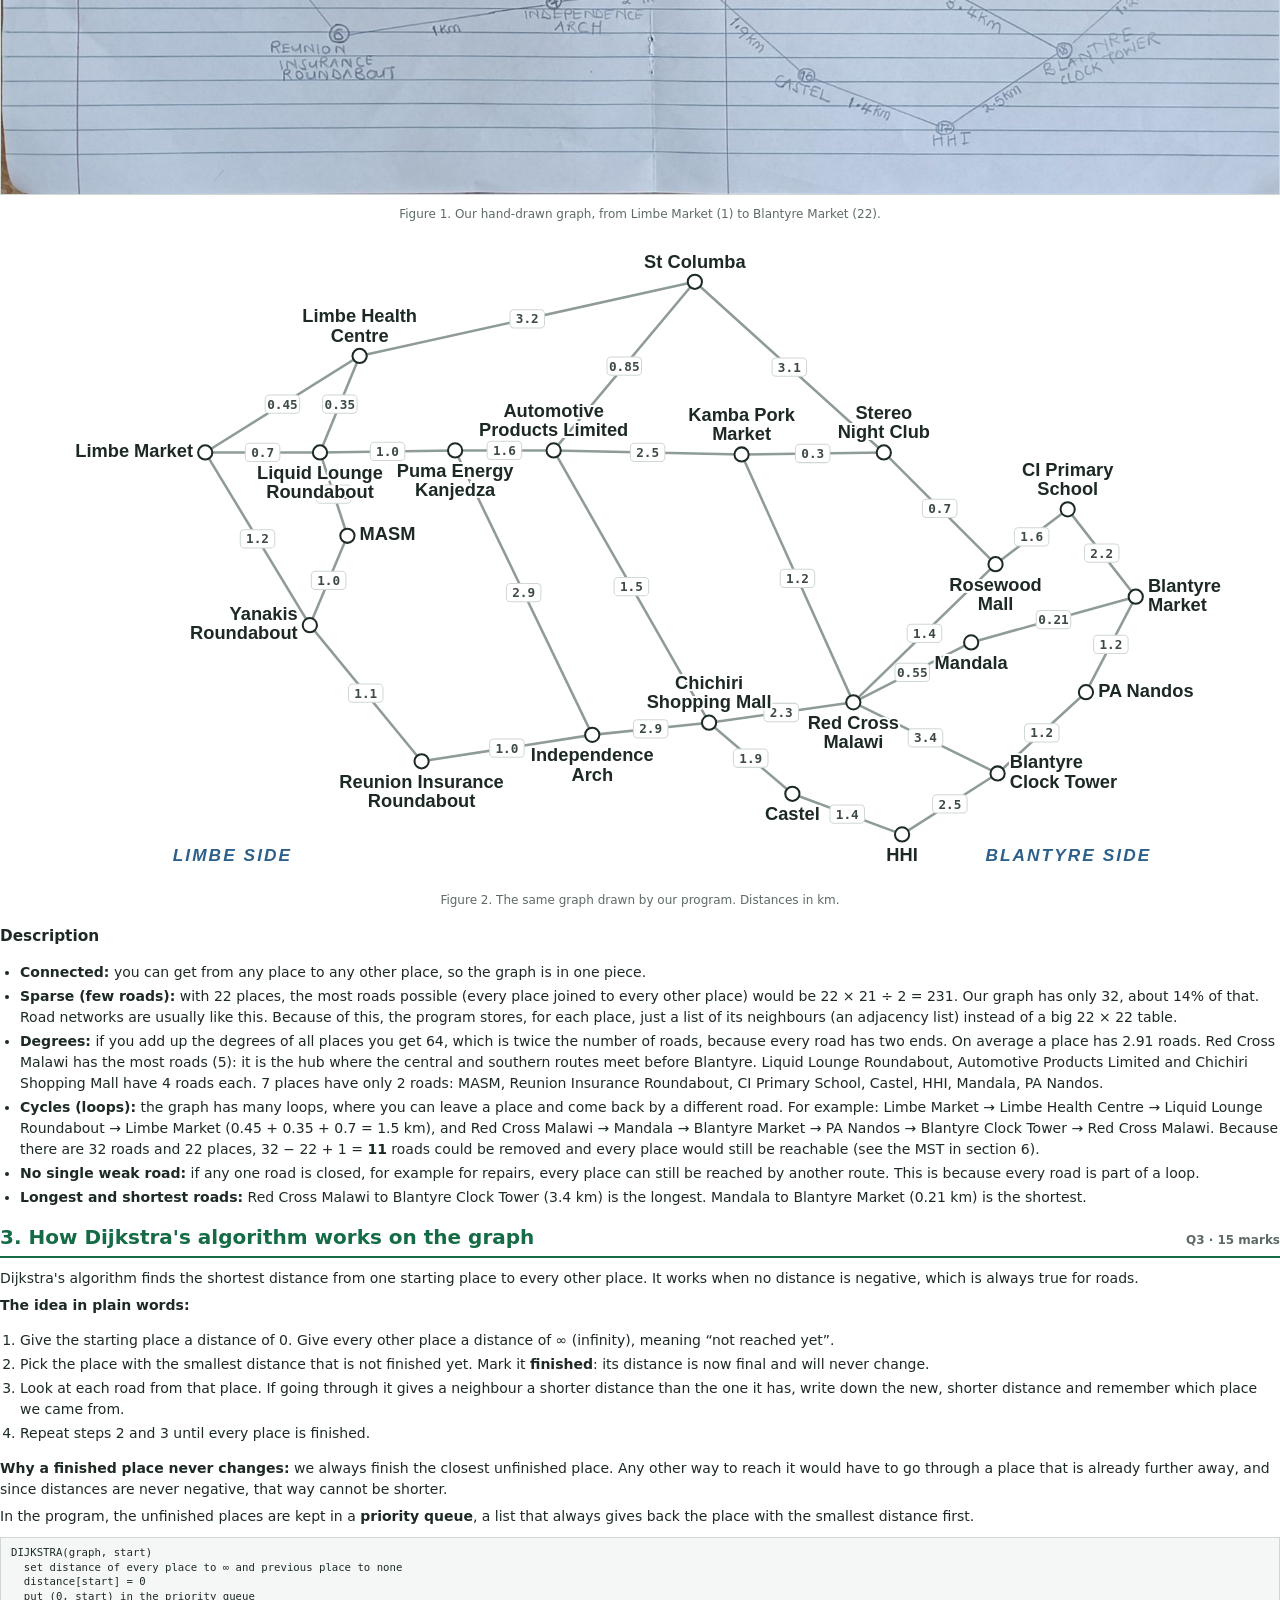
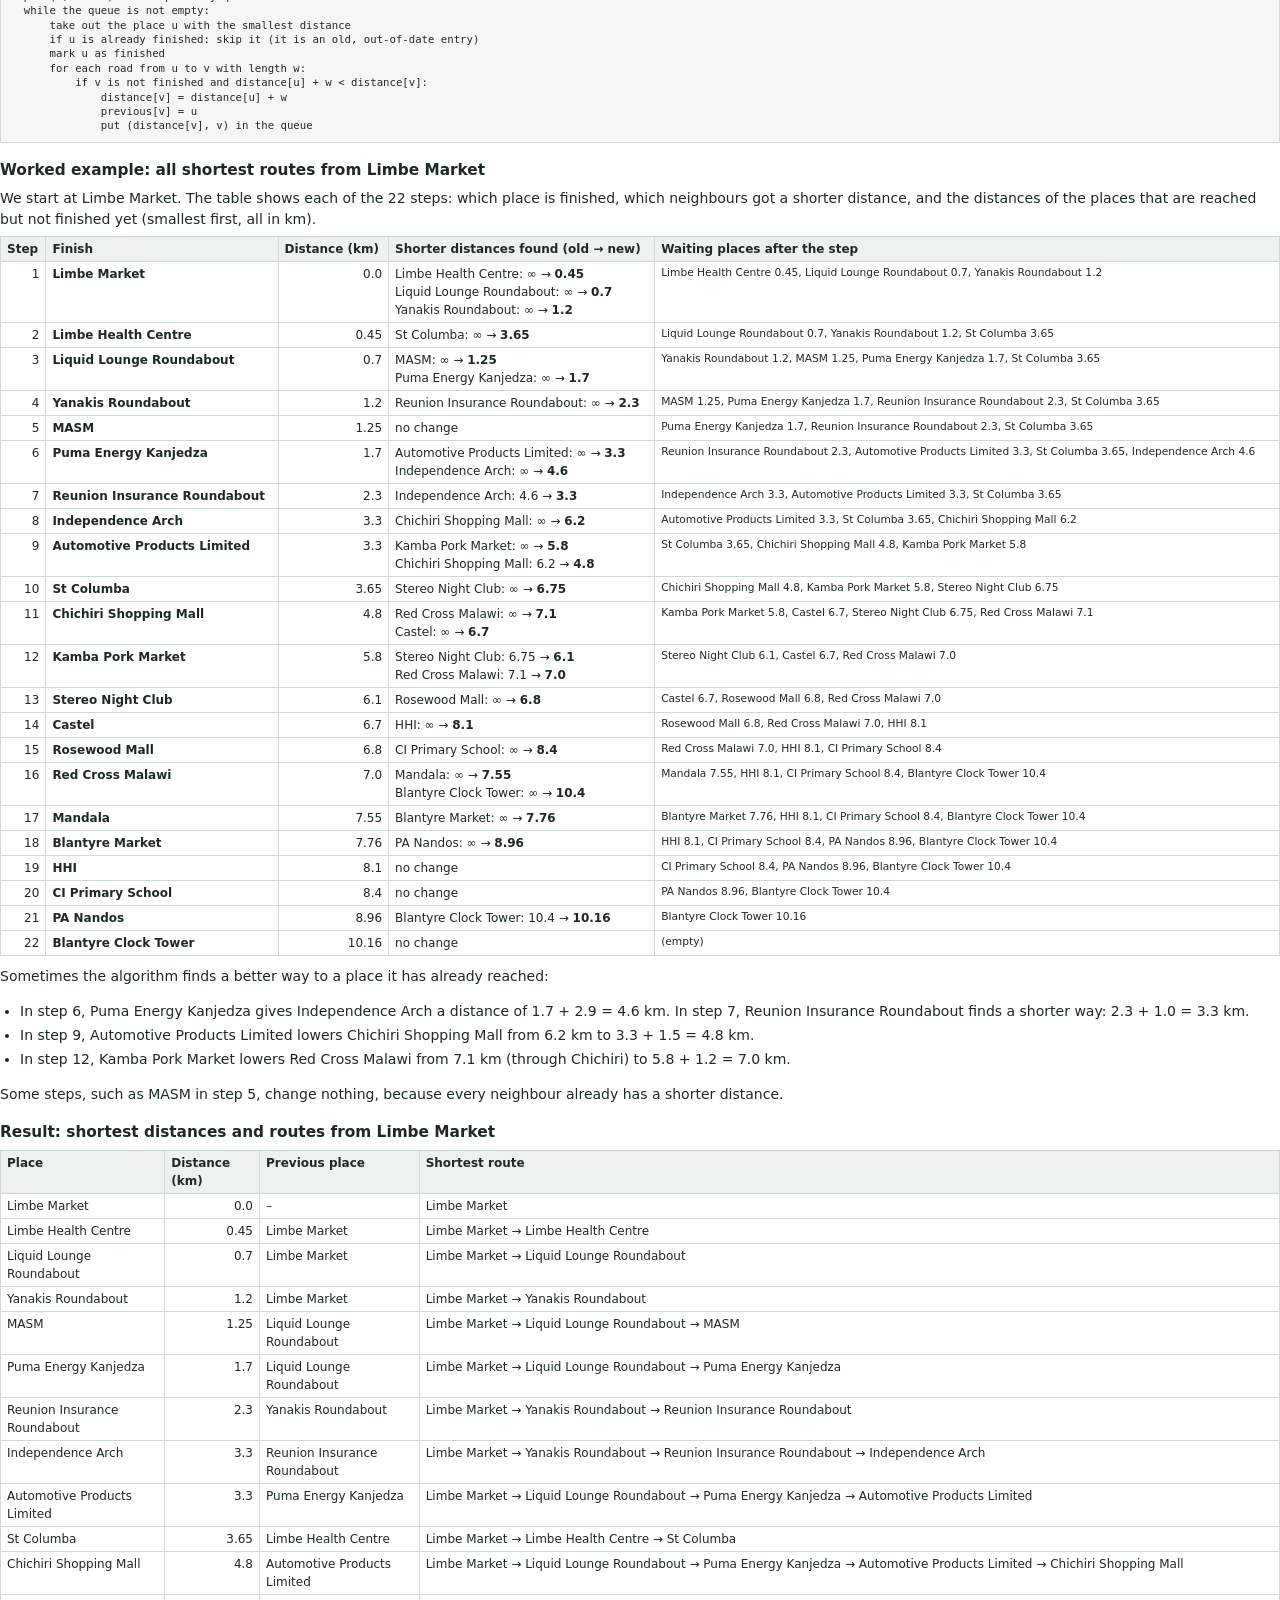
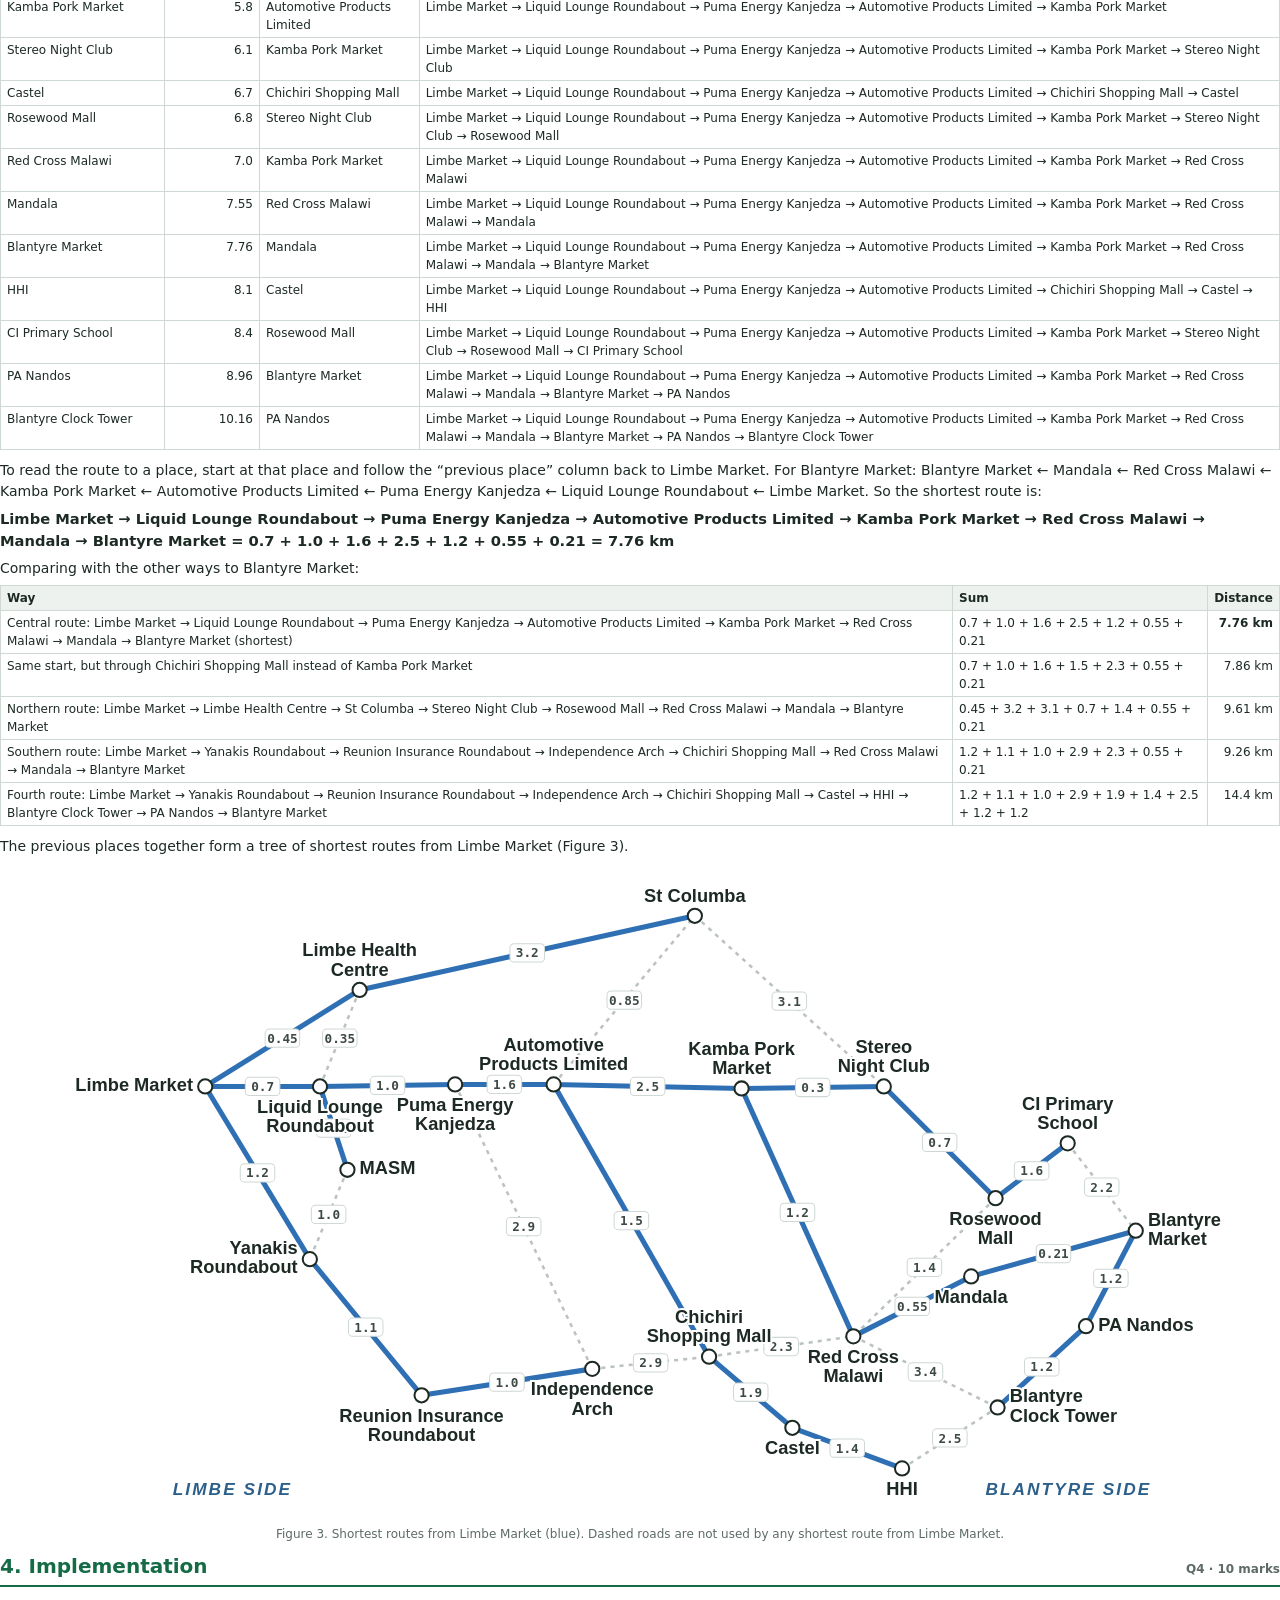
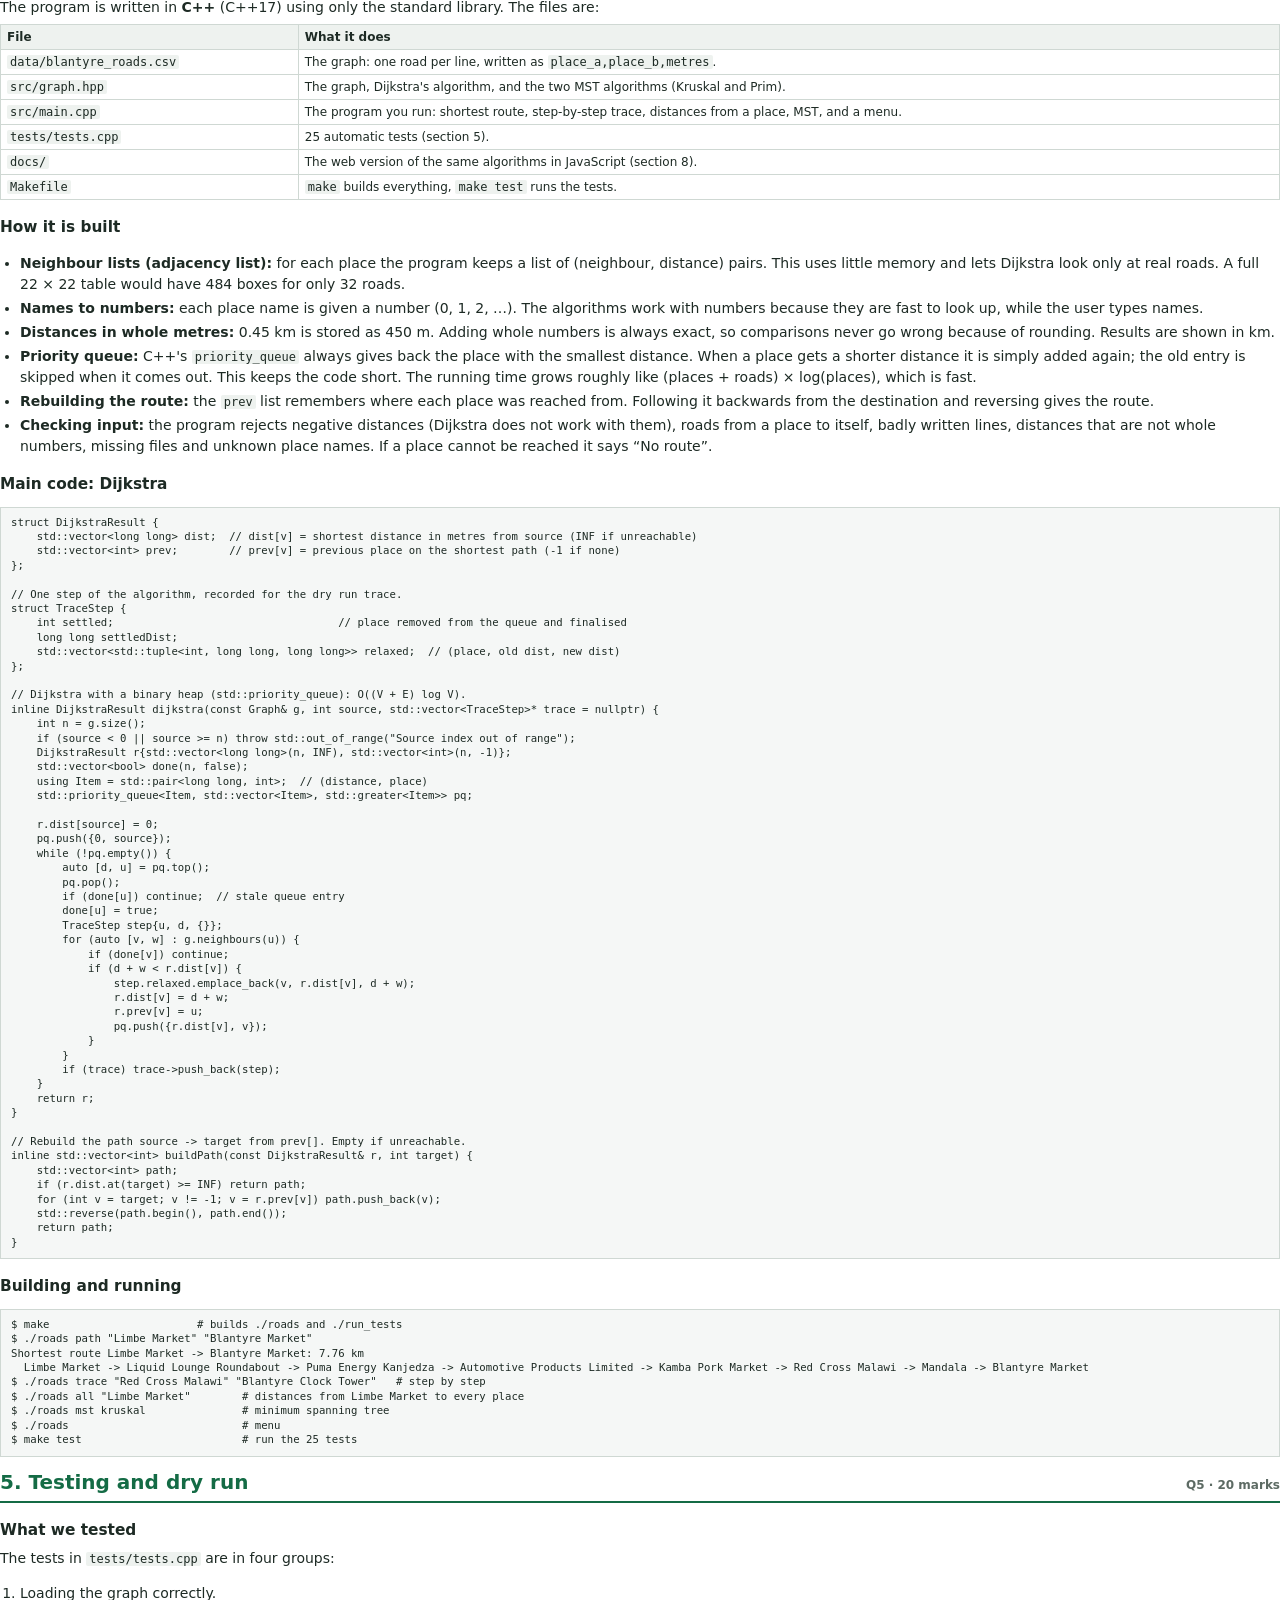
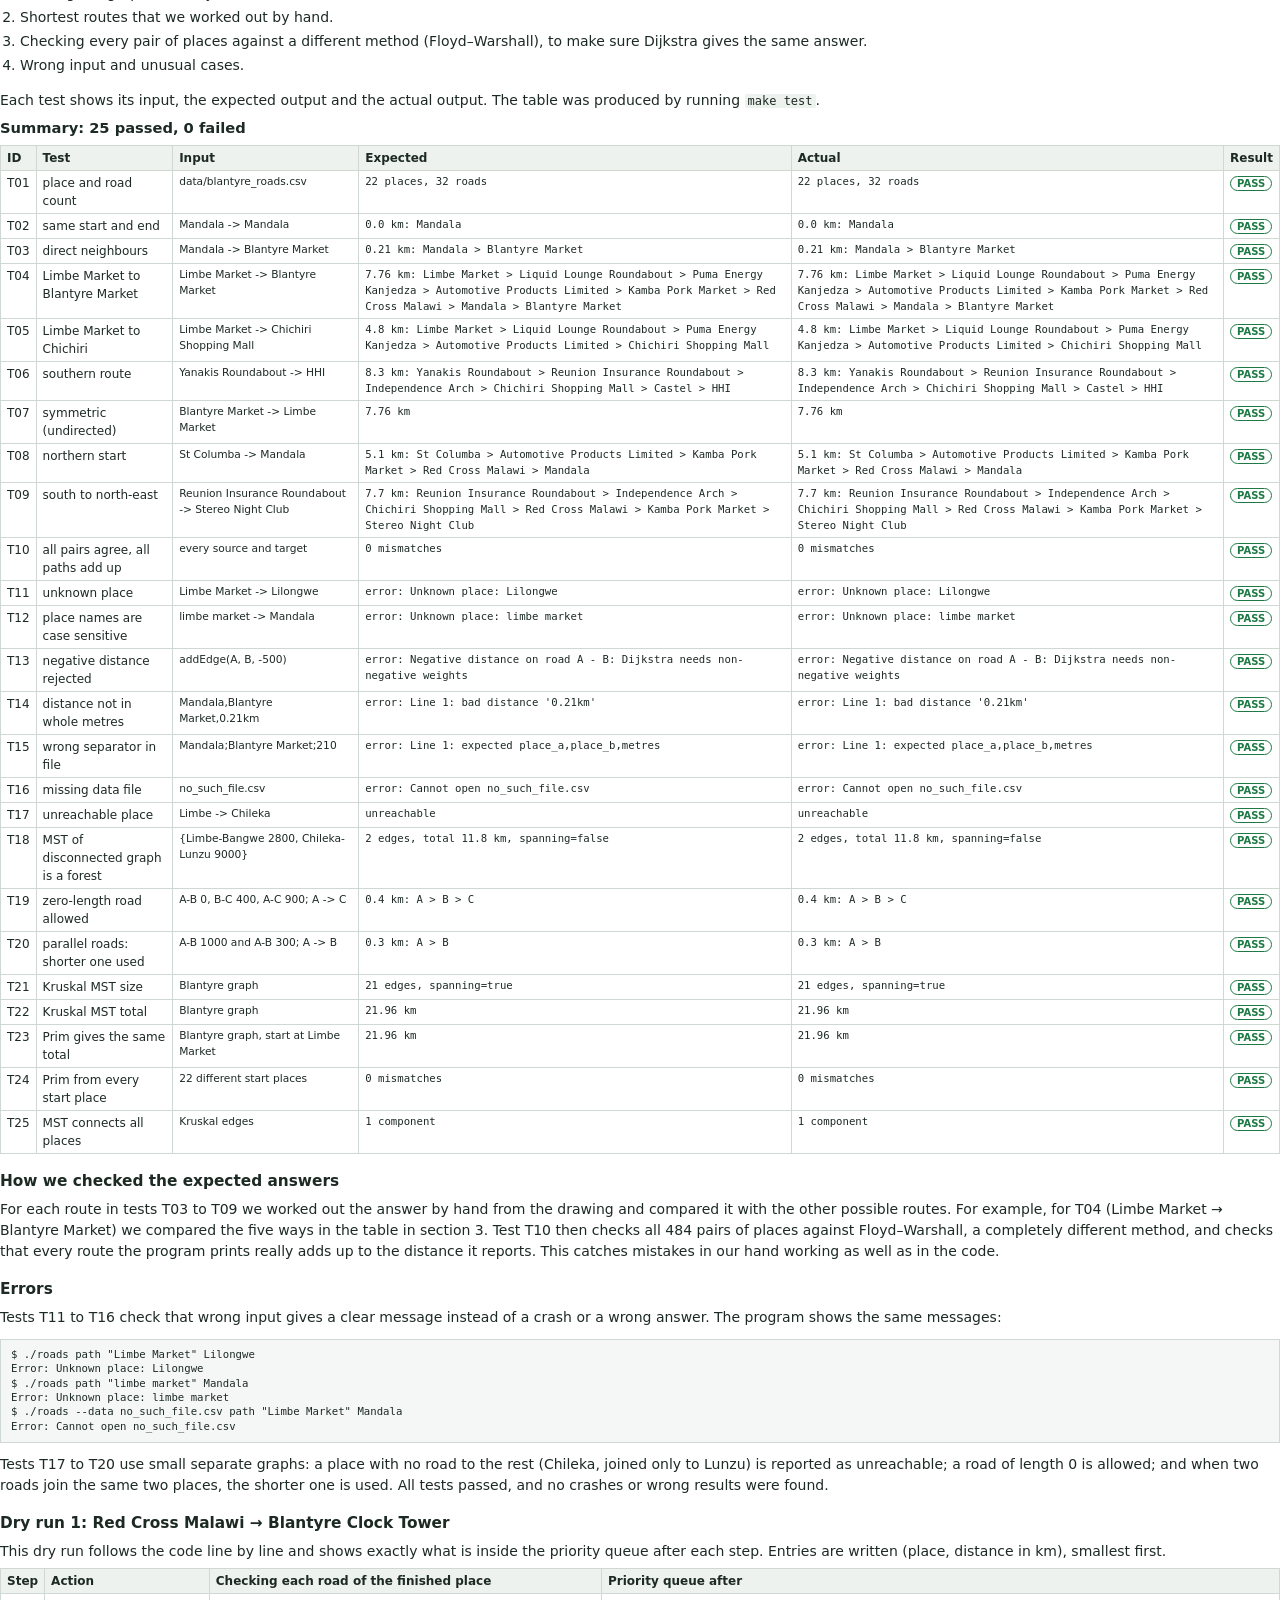
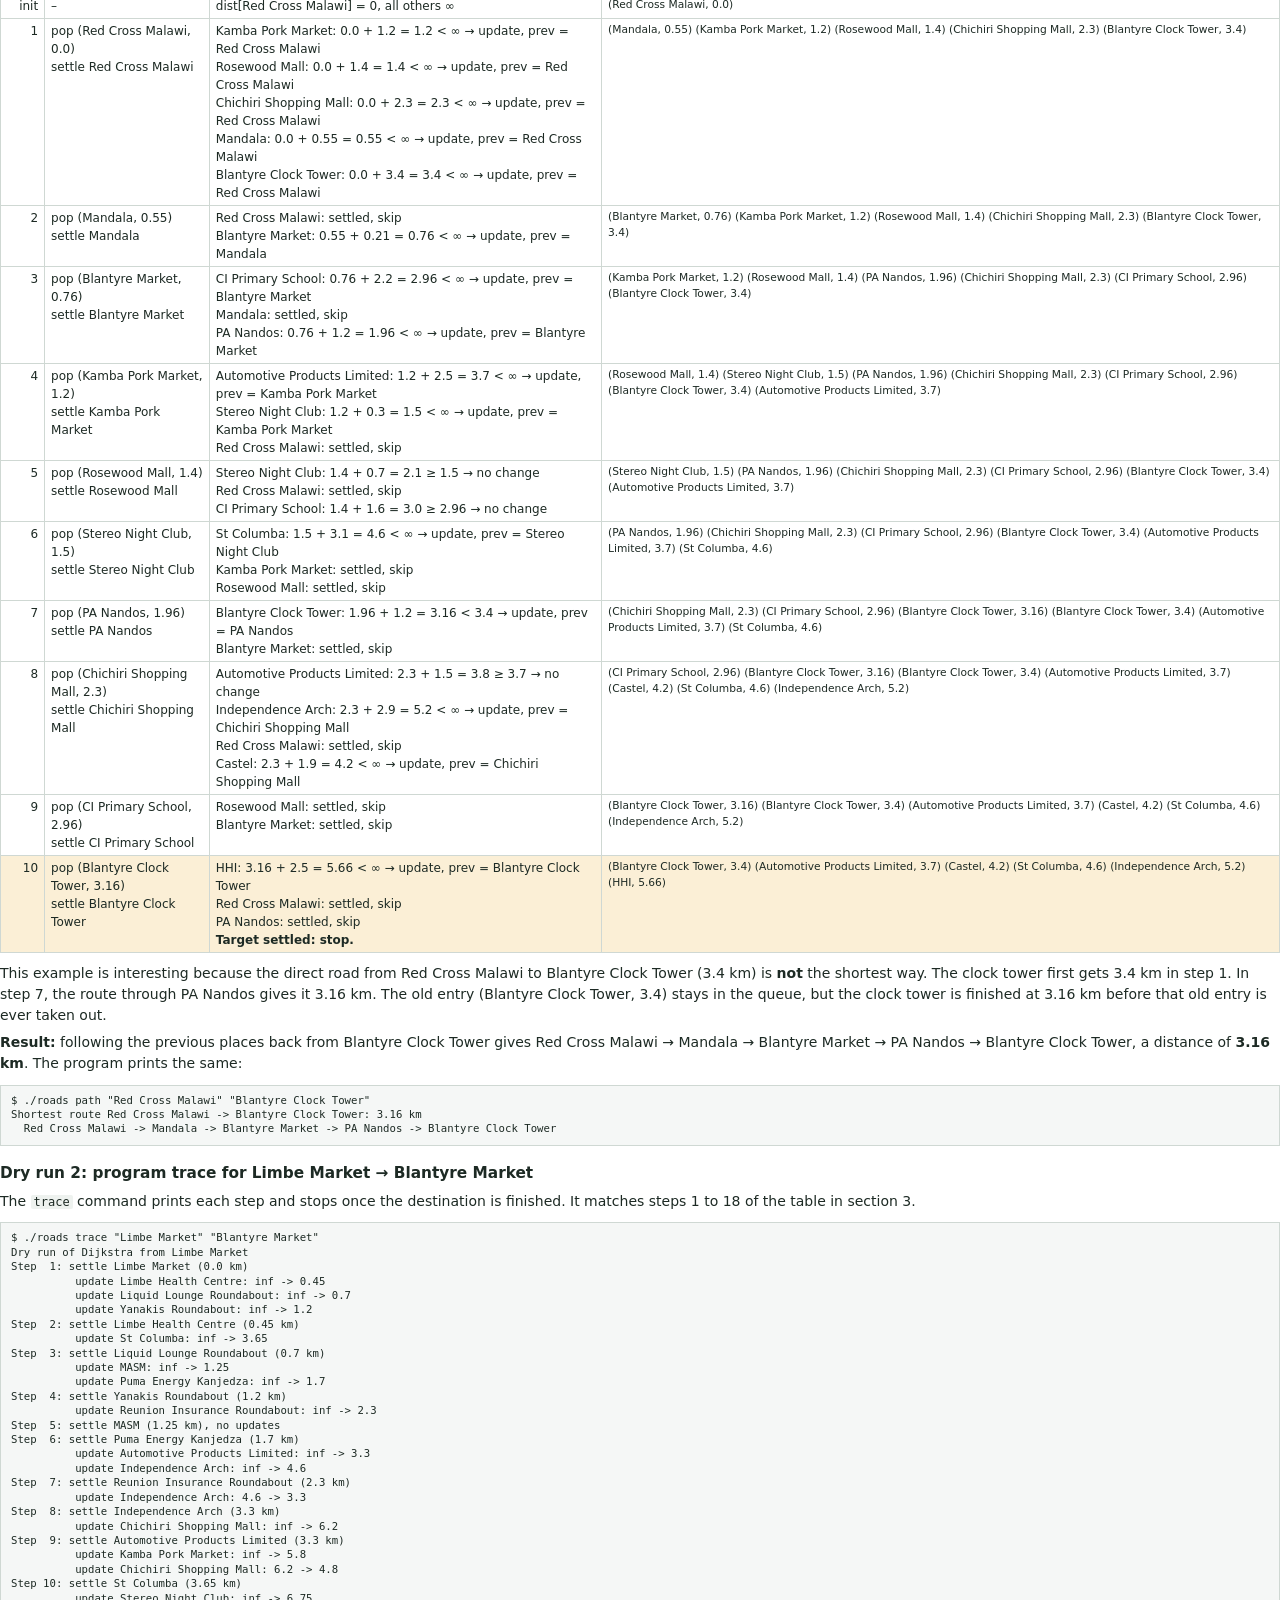
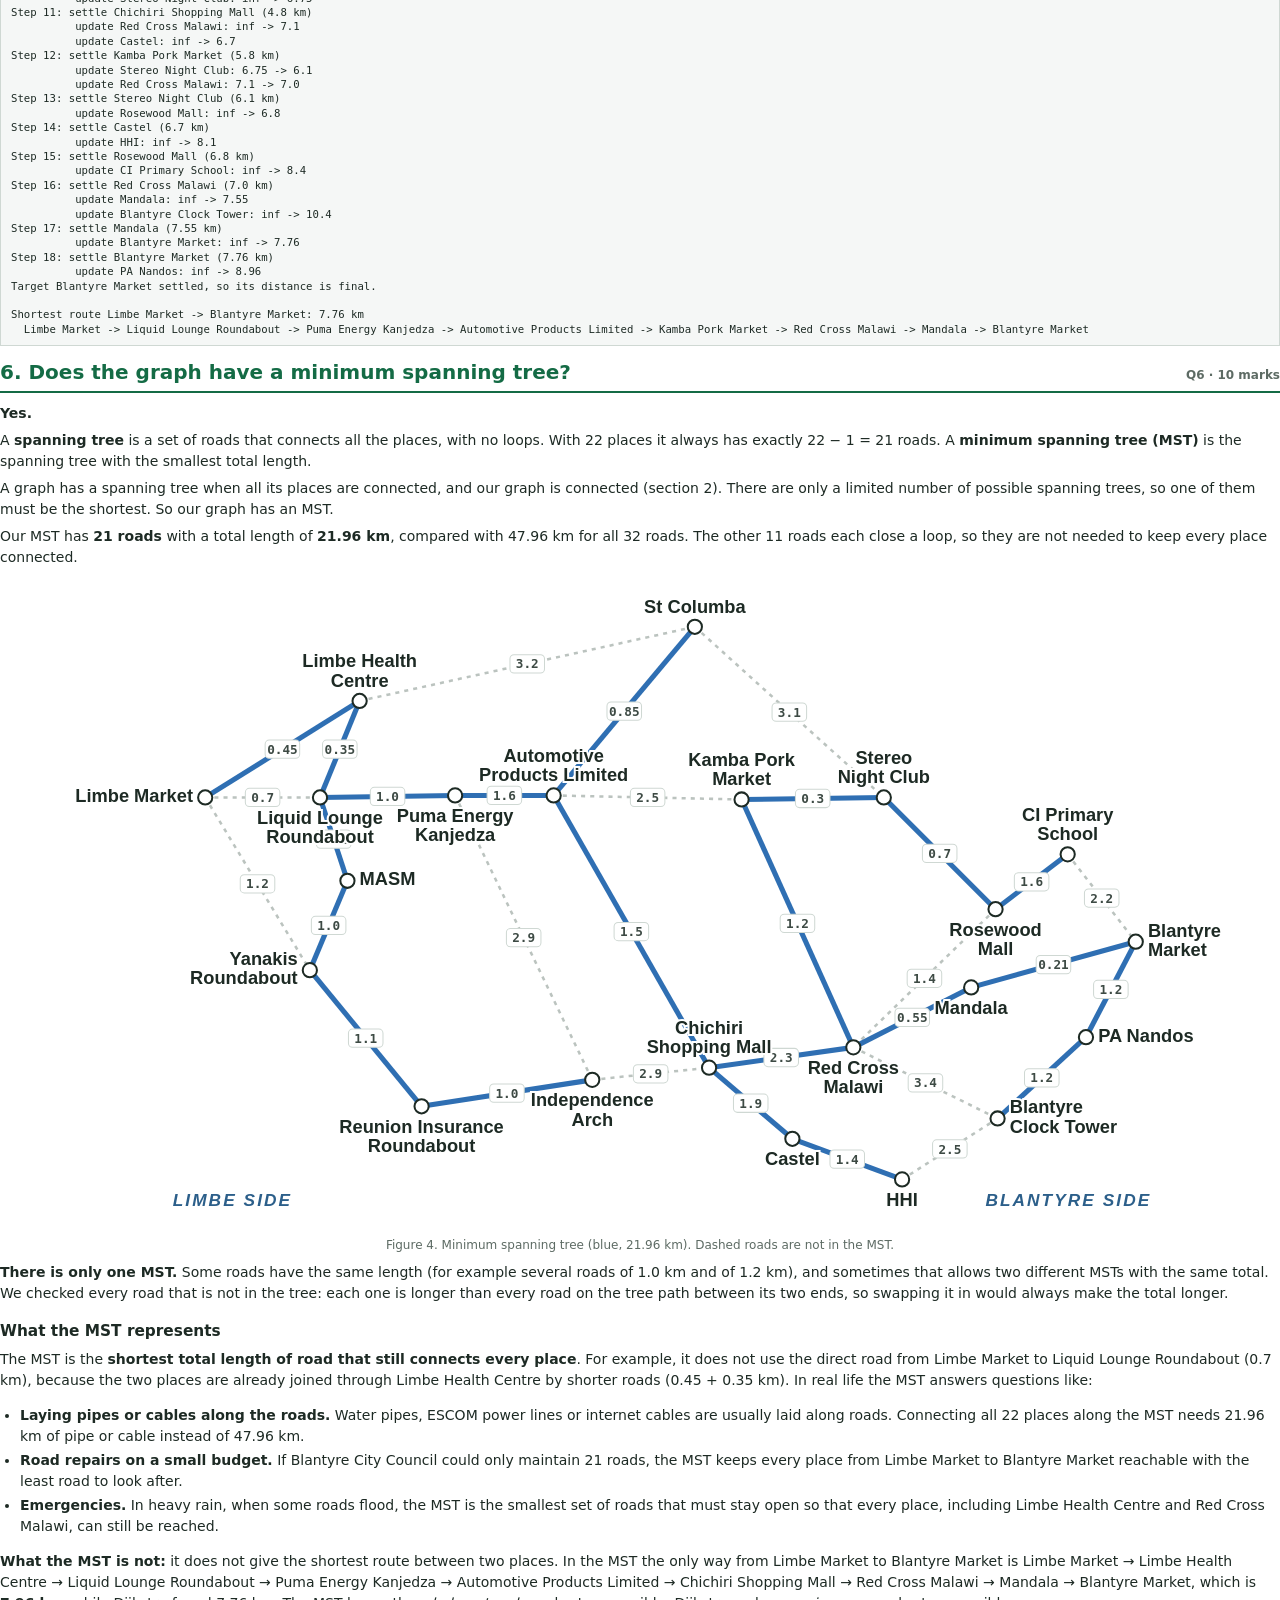
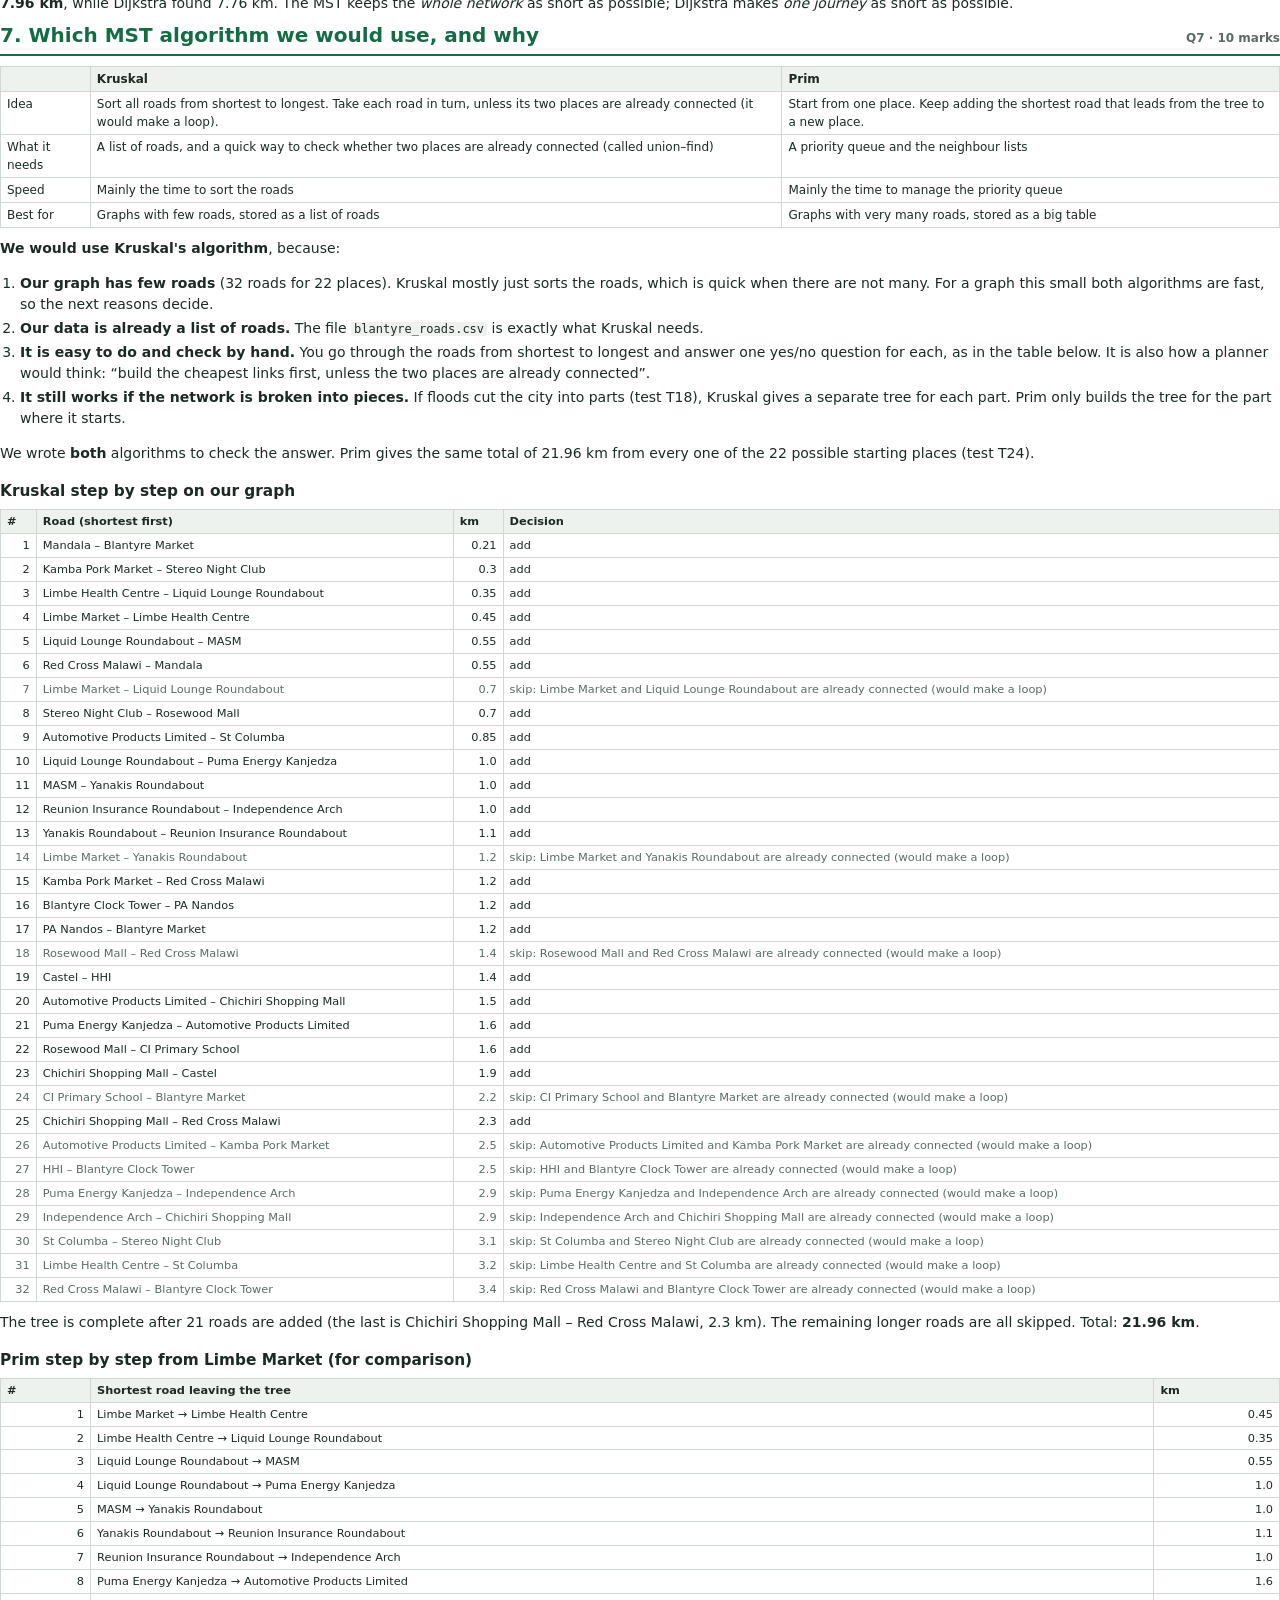
<file: report/report.html>
<!doctype html><html lang="en"><head><meta charset="utf-8"><title>Blantyre City Road Network – DSA Assignment</title>
<style>:root { --ink: #1d2a24; --muted: #5d6b64; --line: #cfd8d3; --sign: #146b45; --lake: #a9cbe6; --lake-fg: #2c5f8a;
  --road: #8f9c95; --route: #d98a00; --mst: #2f6fb3; --surface: #fff; --bg: #f3f5f2; --fg: #1d2a24;
  --pass: #1d7a45; --fail: #b3261e; }
* { box-sizing: border-box; }
body { font: 10.5pt/1.5 "Source Sans 3", "Segoe UI", "DejaVu Sans", Arial, sans-serif; color: var(--ink); margin: 0; }
h1 { font-size: 24pt; line-height: 1.15; margin: 8px 0 12px; color: var(--sign); }
h2 { font-size: 15pt; color: var(--sign); border-bottom: 2px solid var(--sign); padding-bottom: 4px; margin: 0 0 10px;
  display: flex; justify-content: space-between; align-items: baseline; gap: 12px; }
h2 .q { font-size: 9pt; color: var(--muted); font-weight: 600; }
h3 { font-size: 11.5pt; margin: 16px 0 6px; }
section { page-break-before: always; }
section.cover { page-break-before: auto; }
.eyebrow { text-transform: uppercase; letter-spacing: .1em; font-size: 9pt; color: var(--muted); margin: 40px 0 0; }
.lede { font-size: 12pt; color: var(--muted); max-width: 60ch; }
table { border-collapse: collapse; width: 100%; margin: 6px 0 10px; font-size: 9pt; page-break-inside: auto; }
tr { page-break-inside: avoid; }
th, td { border: 1px solid var(--line); padding: 3px 6px; text-align: left; vertical-align: top; }
th { background: #eef2ef; font-weight: 600; }
td.num { font-variant-numeric: tabular-nums; text-align: right; white-space: nowrap; }
.small { font-size: 8pt; }
.mono, code, pre { font-family: "DejaVu Sans Mono", Consolas, monospace; }
code { font-size: 9pt; background: #eef2ef; padding: 0 3px; border-radius: 2px; }
pre.code { font-size: 8pt; line-height: 1.35; background: #f5f7f6; border: 1px solid var(--line); padding: 8px 10px; white-space: pre-wrap; page-break-inside: auto; }
pre.code.small { font-size: 7pt; }
table.compact { font-size: 8.5pt; }
table.members td, table.members th { padding: 8px 10px; font-size: 11pt; }
table.links { width: auto; } table.links th { width: 110px; }
.toc { columns: 2; font-size: 10pt; }
.two { display: grid; grid-template-columns: 1fr 1fr; gap: 12px; }
.stats { display: grid; grid-template-columns: repeat(4, 1fr); gap: 8px; margin: 10px 0; }
.stats div { border: 1px solid var(--line); border-radius: 6px; padding: 8px; }
.stats b { display: block; font-size: 18pt; color: var(--sign); }
.stats span { font-size: 8.5pt; color: var(--muted); }
tr.target td { background: #fbefd6; }
tr.stale td, tr.muted td { color: var(--muted); }
.pill { font-size: 7.5pt; font-weight: 700; padding: 1px 6px; border-radius: 8px; border: 1px solid currentColor; }
.pill.pass { color: var(--pass); } .pill.fail { color: var(--fail); }
.result-line { font-weight: 700; font-size: 11pt; }
.note { font-size: 9pt; color: var(--muted); border-left: 3px solid var(--line); padding-left: 8px; }
figure { margin: 8px 0; text-align: center; page-break-inside: avoid; }
figcaption { font-size: 9pt; color: var(--muted); margin-top: 4px; }
.map { width: 58%; height: auto; }
.small-map .map { width: 50%; }
.lake { fill: var(--lake); }
.lake-label { fill: #2c5f8a; font: italic 600 17px sans-serif; letter-spacing: .12em; text-transform: uppercase; }
.road { stroke: var(--road); stroke-width: 2.5; }
.road.off-mst { stroke-dasharray: 4 5; opacity: .6; }
.road.on-mst { stroke: var(--mst); stroke-width: 5; }
.road.on-path { stroke: var(--route); stroke-width: 7; }
.wt rect { fill: #fff; stroke: var(--line); }
.wt text { fill: #3d4a44; font: 600 12.5px "DejaVu Sans Mono", monospace; text-anchor: middle; }
.town { fill: #fff; stroke: var(--ink); stroke-width: 2; }
.town-label { fill: var(--ink); font: 600 18px sans-serif; paint-order: stroke; stroke: #fff; stroke-width: 4px; }
ul, ol { padding-left: 20px; } li { margin: 3px 0; }
p { margin: 6px 0; }
.wide .map { width: 100%; }
.photo img { width: 100%; border: 1px solid var(--line); }
</style></head><body>
<section class="cover">
  <p class="eyebrow">Data Structures and Algorithms · 2026 Assignment</p>
  <h1>Shortest Routes and Minimum Spanning Tree on the Blantyre City Road Network, from Limbe Market to Blantyre Market</h1>
  <p class="lede">A weighted graph of 22 places and 32 roads in Blantyre city, solved with Dijkstra's algorithm, Kruskal's algorithm and Prim's algorithm, implemented in C++ and deployed as a web application.</p>
  <h3>Group members</h3>
  <table class="members"><thead><tr><th>#</th><th>Name</th><th>Registration number</th></tr></thead><tbody>
  <tr><td>1</td><td>[Member 1 full name]</td><td>[Registration number]</td></tr><tr><td>2</td><td>[Member 2 full name]</td><td>[Registration number]</td></tr><tr><td>3</td><td>[Member 3 full name]</td><td>[Registration number]</td></tr></tbody></table>
  <table class="links"><tr><th>Source code</th><td>https://github.com/mse23-mkapolo-cpu/DSA</td></tr>
  <tr><th>Live demo</th><td>https://mse23-mkapolo-cpu.github.io/DSA/</td></tr><tr><th>Date</th><td>November 2026</td></tr></table>
  <h3>Contents</h3>
  <ol class="toc">
    <li>The graph: Blantyre city road network (Q1)</li><li>Drawing and description of the graph (Q2)</li>
    <li>How Dijkstra's algorithm works on the graph (Q3)</li><li>Implementation (Q4)</li>
    <li>Testing and dry run (Q5)</li><li>Does the graph have an MST? (Q6)</li>
    <li>Which MST algorithm and why (Q7)</li><li>Deployment (Q8)</li><li>Appendix: source code</li>
  </ol>
</section>

<section>
<h2>1. The graph: Blantyre city road network <span class="q">Q1 · 15 marks</span></h2>
<p><b>Scenario.</b> The graph models the roads of Blantyre city between <b>Limbe Market</b> in the east of the city and <b>Blantyre Market</b> in Blantyre town. Each <b>vertex</b> is a well-known place along these roads: markets, roundabouts, shopping malls, landmarks and institutions such as Limbe Health Centre, Independence Arch, Chichiri Shopping Mall, Red Cross Malawi and the Blantyre Clock Tower. Each <b>edge</b> is a road that links two places directly, without passing through another place in the graph. The <b>weight</b> of an edge is the road distance between the two places in kilometres.</p>
<p>The vertices are numbered 1 to 22 from Limbe Market (1) to Blantyre Market (22). There are four main ways across the city:</p>
<ul>
<li>a <b>northern route</b> through Limbe Health Centre, St Columba and Stereo Night Club;</li>
<li>a <b>central route</b> through Puma Energy Kanjedza, Automotive Products Limited and Kamba Pork Market;</li>
<li>a <b>southern route</b> through Yanakis Roundabout, Reunion Insurance Roundabout, Independence Arch and Chichiri Shopping Mall;</li>
<li>a <b>fourth route</b> through Yanakis Roundabout, Reunion Insurance Roundabout, Independence Arch, Chichiri Shopping Mall, Castel, HHI, Blantyre Clock Tower and PA Nandos to Blantyre Market.</li>
</ul>
<p>Cross roads join the routes, so a traveller has many possible paths.</p>
<p>The graph is <b>undirected</b> because the roads carry traffic in both directions, so the distance from A to B equals the distance from B to A. It is <b>weighted</b> because the roads have different lengths, and it is <b>simple</b> (no road goes from a place back to itself, and there is at most one road between two places).</p>
<p>Distances are stored in the data file as whole metres (for example 0.45 km is stored as 450), and the program shows them in kilometres. Whole numbers avoid rounding errors when distances are added.</p>
<p>The graph has a total of 22 vertices, 32 edges, a total distance of 47.96 km and a shortest route of 7.76 km from Limbe Market to Blantyre Market.</p>
<h3>Vertices and their neighbours</h3>
<table><thead><tr><th>No.</th><th>Place</th><th>Area</th><th>Degree</th><th>Neighbours (distance in km)</th></tr></thead><tbody><tr><td class="num">1</td><td>Limbe Market</td><td>Limbe side</td><td class="num">3</td>
  <td>Limbe Health Centre (0.45 km), Liquid Lounge Roundabout (0.7 km), Yanakis Roundabout (1.2 km)</td></tr><tr><td class="num">2</td><td>Limbe Health Centre</td><td>Limbe side</td><td class="num">3</td>
  <td>Limbe Market (0.45 km), Liquid Lounge Roundabout (0.35 km), St Columba (3.2 km)</td></tr><tr><td class="num">3</td><td>Liquid Lounge Roundabout</td><td>Limbe side</td><td class="num">4</td>
  <td>Limbe Market (0.7 km), Limbe Health Centre (0.35 km), MASM (0.55 km), Puma Energy Kanjedza (1.0 km)</td></tr><tr><td class="num">4</td><td>MASM</td><td>Limbe side</td><td class="num">2</td>
  <td>Liquid Lounge Roundabout (0.55 km), Yanakis Roundabout (1.0 km)</td></tr><tr><td class="num">5</td><td>Yanakis Roundabout</td><td>Limbe side</td><td class="num">3</td>
  <td>Limbe Market (1.2 km), MASM (1.0 km), Reunion Insurance Roundabout (1.1 km)</td></tr><tr><td class="num">6</td><td>Reunion Insurance Roundabout</td><td>Limbe side</td><td class="num">2</td>
  <td>Yanakis Roundabout (1.1 km), Independence Arch (1.0 km)</td></tr><tr><td class="num">7</td><td>Independence Arch</td><td>Middle (Kanjedza to Chichiri)</td><td class="num">3</td>
  <td>Reunion Insurance Roundabout (1.0 km), Puma Energy Kanjedza (2.9 km), Chichiri Shopping Mall (2.9 km)</td></tr><tr><td class="num">8</td><td>Puma Energy Kanjedza</td><td>Limbe side</td><td class="num">3</td>
  <td>Liquid Lounge Roundabout (1.0 km), Automotive Products Limited (1.6 km), Independence Arch (2.9 km)</td></tr><tr><td class="num">9</td><td>Automotive Products Limited</td><td>Middle (Kanjedza to Chichiri)</td><td class="num">4</td>
  <td>Puma Energy Kanjedza (1.6 km), St Columba (0.85 km), Kamba Pork Market (2.5 km), Chichiri Shopping Mall (1.5 km)</td></tr><tr><td class="num">10</td><td>Chichiri Shopping Mall</td><td>Middle (Kanjedza to Chichiri)</td><td class="num">4</td>
  <td>Automotive Products Limited (1.5 km), Independence Arch (2.9 km), Red Cross Malawi (2.3 km), Castel (1.9 km)</td></tr><tr><td class="num">11</td><td>St Columba</td><td>Middle (Kanjedza to Chichiri)</td><td class="num">3</td>
  <td>Limbe Health Centre (3.2 km), Automotive Products Limited (0.85 km), Stereo Night Club (3.1 km)</td></tr><tr><td class="num">12</td><td>Kamba Pork Market</td><td>Middle (Kanjedza to Chichiri)</td><td class="num">3</td>
  <td>Automotive Products Limited (2.5 km), Stereo Night Club (0.3 km), Red Cross Malawi (1.2 km)</td></tr><tr><td class="num">13</td><td>Stereo Night Club</td><td>Middle (Kanjedza to Chichiri)</td><td class="num">3</td>
  <td>St Columba (3.1 km), Kamba Pork Market (0.3 km), Rosewood Mall (0.7 km)</td></tr><tr><td class="num">14</td><td>Rosewood Mall</td><td>Blantyre side</td><td class="num">3</td>
  <td>Stereo Night Club (0.7 km), Red Cross Malawi (1.4 km), CI Primary School (1.6 km)</td></tr><tr><td class="num">15</td><td>Red Cross Malawi</td><td>Blantyre side</td><td class="num">5</td>
  <td>Kamba Pork Market (1.2 km), Rosewood Mall (1.4 km), Chichiri Shopping Mall (2.3 km), Mandala (0.55 km), Blantyre Clock Tower (3.4 km)</td></tr><tr><td class="num">16</td><td>Castel</td><td>Blantyre side</td><td class="num">2</td>
  <td>Chichiri Shopping Mall (1.9 km), HHI (1.4 km)</td></tr><tr><td class="num">17</td><td>HHI</td><td>Blantyre side</td><td class="num">2</td>
  <td>Castel (1.4 km), Blantyre Clock Tower (2.5 km)</td></tr><tr><td class="num">18</td><td>Blantyre Clock Tower</td><td>Blantyre side</td><td class="num">3</td>
  <td>HHI (2.5 km), Red Cross Malawi (3.4 km), PA Nandos (1.2 km)</td></tr><tr><td class="num">19</td><td>Mandala</td><td>Blantyre side</td><td class="num">2</td>
  <td>Red Cross Malawi (0.55 km), Blantyre Market (0.21 km)</td></tr><tr><td class="num">20</td><td>PA Nandos</td><td>Blantyre side</td><td class="num">2</td>
  <td>Blantyre Clock Tower (1.2 km), Blantyre Market (1.2 km)</td></tr><tr><td class="num">21</td><td>CI Primary School</td><td>Blantyre side</td><td class="num">2</td>
  <td>Rosewood Mall (1.6 km), Blantyre Market (2.2 km)</td></tr><tr><td class="num">22</td><td>Blantyre Market</td><td>Blantyre side</td><td class="num">3</td>
  <td>CI Primary School (2.2 km), Mandala (0.21 km), PA Nandos (1.2 km)</td></tr></tbody></table>
<p class="small">Degree = the number of roads that meet at a place.</p>
<h3>Edges (weights in km)</h3>
<div class="two"><table class="compact"><thead><tr><th>Edge</th><th>Place A</th><th>Place B</th><th>km</th></tr></thead><tbody><tr><td class="num">E1</td><td>1 Limbe Market</td><td>2 Limbe Health Centre</td><td class="num">0.45</td></tr><tr><td class="num">E2</td><td>1 Limbe Market</td><td>3 Liquid Lounge Roundabout</td><td class="num">0.7</td></tr><tr><td class="num">E3</td><td>1 Limbe Market</td><td>5 Yanakis Roundabout</td><td class="num">1.2</td></tr><tr><td class="num">E4</td><td>2 Limbe Health Centre</td><td>3 Liquid Lounge Roundabout</td><td class="num">0.35</td></tr><tr><td class="num">E5</td><td>2 Limbe Health Centre</td><td>11 St Columba</td><td class="num">3.2</td></tr><tr><td class="num">E6</td><td>3 Liquid Lounge Roundabout</td><td>4 MASM</td><td class="num">0.55</td></tr><tr><td class="num">E7</td><td>3 Liquid Lounge Roundabout</td><td>8 Puma Energy Kanjedza</td><td class="num">1.0</td></tr><tr><td class="num">E8</td><td>4 MASM</td><td>5 Yanakis Roundabout</td><td class="num">1.0</td></tr><tr><td class="num">E9</td><td>5 Yanakis Roundabout</td><td>6 Reunion Insurance Roundabout</td><td class="num">1.1</td></tr><tr><td class="num">E10</td><td>6 Reunion Insurance Roundabout</td><td>7 Independence Arch</td><td class="num">1.0</td></tr><tr><td class="num">E11</td><td>8 Puma Energy Kanjedza</td><td>9 Automotive Products Limited</td><td class="num">1.6</td></tr><tr><td class="num">E12</td><td>8 Puma Energy Kanjedza</td><td>7 Independence Arch</td><td class="num">2.9</td></tr><tr><td class="num">E13</td><td>9 Automotive Products Limited</td><td>11 St Columba</td><td class="num">0.85</td></tr><tr><td class="num">E14</td><td>9 Automotive Products Limited</td><td>12 Kamba Pork Market</td><td class="num">2.5</td></tr><tr><td class="num">E15</td><td>9 Automotive Products Limited</td><td>10 Chichiri Shopping Mall</td><td class="num">1.5</td></tr><tr><td class="num">E16</td><td>7 Independence Arch</td><td>10 Chichiri Shopping Mall</td><td class="num">2.9</td></tr></tbody></table><table class="compact"><thead><tr><th>Edge</th><th>Place A</th><th>Place B</th><th>km</th></tr></thead><tbody><tr><td class="num">E17</td><td>11 St Columba</td><td>13 Stereo Night Club</td><td class="num">3.1</td></tr><tr><td class="num">E18</td><td>12 Kamba Pork Market</td><td>13 Stereo Night Club</td><td class="num">0.3</td></tr><tr><td class="num">E19</td><td>12 Kamba Pork Market</td><td>15 Red Cross Malawi</td><td class="num">1.2</td></tr><tr><td class="num">E20</td><td>13 Stereo Night Club</td><td>14 Rosewood Mall</td><td class="num">0.7</td></tr><tr><td class="num">E21</td><td>14 Rosewood Mall</td><td>15 Red Cross Malawi</td><td class="num">1.4</td></tr><tr><td class="num">E22</td><td>14 Rosewood Mall</td><td>21 CI Primary School</td><td class="num">1.6</td></tr><tr><td class="num">E23</td><td>21 CI Primary School</td><td>22 Blantyre Market</td><td class="num">2.2</td></tr><tr><td class="num">E24</td><td>10 Chichiri Shopping Mall</td><td>15 Red Cross Malawi</td><td class="num">2.3</td></tr><tr><td class="num">E25</td><td>10 Chichiri Shopping Mall</td><td>16 Castel</td><td class="num">1.9</td></tr><tr><td class="num">E26</td><td>16 Castel</td><td>17 HHI</td><td class="num">1.4</td></tr><tr><td class="num">E27</td><td>17 HHI</td><td>18 Blantyre Clock Tower</td><td class="num">2.5</td></tr><tr><td class="num">E28</td><td>15 Red Cross Malawi</td><td>19 Mandala</td><td class="num">0.55</td></tr><tr><td class="num">E29</td><td>15 Red Cross Malawi</td><td>18 Blantyre Clock Tower</td><td class="num">3.4</td></tr><tr><td class="num">E30</td><td>19 Mandala</td><td>22 Blantyre Market</td><td class="num">0.21</td></tr><tr><td class="num">E31</td><td>18 Blantyre Clock Tower</td><td>20 PA Nandos</td><td class="num">1.2</td></tr><tr><td class="num">E32</td><td>20 PA Nandos</td><td>22 Blantyre Market</td><td class="num">1.2</td></tr></tbody></table></div>
</section>

<section>
<h2>2. Drawing and description of the graph <span class="q">Q2 · 10 marks</span></h2>
<p>Each place is drawn as a numbered circle (vertex) with its name beside it. Each road is a straight line (edge) between two circles. Because the graph is undirected, the lines have no arrowheads. The distance in km is written along each line. Limbe Market (1) is on the left and Blantyre Market (22) on the right.</p>
<figure class="photo"><img src="hand_drawn_graph.jpg" alt="Hand-drawn graph of the Blantyre city road network"><figcaption>Figure 1. Our hand-drawn graph, from Limbe Market (1) to Blantyre Market (22).</figcaption></figure>
<figure class="map-fig wide" data-fig="fig2"><svg class="map " viewBox="0 0 1260 640" role="img" aria-label="Graph of the Blantyre city road network"><text class="lake-label" x="170" y="620">Limbe side</text><text class="lake-label" x="970" y="620">Blantyre side</text><line class="road" x1="202.0" y1="218.0" x2="354.0" y2="123.0"/><line class="road" x1="202.0" y1="218.0" x2="315.0" y2="218.0"/><line class="road" x1="202.0" y1="218.0" x2="305.0" y2="388.0"/><line class="road" x1="354.0" y1="123.0" x2="315.0" y2="218.0"/><line class="road" x1="354.0" y1="123.0" x2="684.0" y2="50.0"/><line class="road" x1="315.0" y1="218.0" x2="342.0" y2="300.0"/><line class="road" x1="315.0" y1="218.0" x2="448.0" y2="216.0"/><line class="road" x1="342.0" y1="300.0" x2="305.0" y2="388.0"/><line class="road" x1="305.0" y1="388.0" x2="415.0" y2="522.0"/><line class="road" x1="415.0" y1="522.0" x2="583.0" y2="496.0"/><line class="road" x1="448.0" y1="216.0" x2="545.0" y2="216.0"/><line class="road" x1="448.0" y1="216.0" x2="583.0" y2="496.0"/><line class="road" x1="545.0" y1="216.0" x2="684.0" y2="50.0"/><line class="road" x1="545.0" y1="216.0" x2="730.0" y2="220.0"/><line class="road" x1="545.0" y1="216.0" x2="698.0" y2="484.0"/><line class="road" x1="583.0" y1="496.0" x2="698.0" y2="484.0"/><line class="road" x1="684.0" y1="50.0" x2="870.0" y2="218.0"/><line class="road" x1="730.0" y1="220.0" x2="870.0" y2="218.0"/><line class="road" x1="730.0" y1="220.0" x2="840.0" y2="464.0"/><line class="road" x1="870.0" y1="218.0" x2="980.0" y2="328.0"/><line class="road" x1="980.0" y1="328.0" x2="840.0" y2="464.0"/><line class="road" x1="980.0" y1="328.0" x2="1051.0" y2="274.0"/><line class="road" x1="1051.0" y1="274.0" x2="1118.0" y2="360.0"/><line class="road" x1="698.0" y1="484.0" x2="840.0" y2="464.0"/><line class="road" x1="698.0" y1="484.0" x2="780.0" y2="554.0"/><line class="road" x1="780.0" y1="554.0" x2="888.0" y2="594.0"/><line class="road" x1="888.0" y1="594.0" x2="982.0" y2="534.0"/><line class="road" x1="840.0" y1="464.0" x2="956.0" y2="405.0"/><line class="road" x1="840.0" y1="464.0" x2="982.0" y2="534.0"/><line class="road" x1="956.0" y1="405.0" x2="1118.0" y2="360.0"/><line class="road" x1="982.0" y1="534.0" x2="1069.0" y2="454.0"/><line class="road" x1="1069.0" y1="454.0" x2="1118.0" y2="360.0"/><g class="wt"><rect x="261.0" y="161.5" width="34" height="18" rx="4"/><text x="278.0" y="175.0">0.45</text></g><g class="wt"><rect x="241.5" y="209.0" width="34" height="18" rx="4"/><text x="258.5" y="222.5">0.7</text></g><g class="wt"><rect x="236.5" y="294.0" width="34" height="18" rx="4"/><text x="253.5" y="307.5">1.2</text></g><g class="wt"><rect x="317.5" y="161.5" width="34" height="18" rx="4"/><text x="334.5" y="175.0">0.35</text></g><g class="wt"><rect x="502.0" y="77.5" width="34" height="18" rx="4"/><text x="519.0" y="91.0">3.2</text></g><g class="wt"><rect x="311.5" y="250.0" width="34" height="18" rx="4"/><text x="328.5" y="263.5">0.55</text></g><g class="wt"><rect x="364.5" y="208.0" width="34" height="18" rx="4"/><text x="381.5" y="221.5">1.0</text></g><g class="wt"><rect x="306.5" y="335.0" width="34" height="18" rx="4"/><text x="323.5" y="348.5">1.0</text></g><g class="wt"><rect x="343.0" y="446.0" width="34" height="18" rx="4"/><text x="360.0" y="459.5">1.1</text></g><g class="wt"><rect x="482.0" y="500.0" width="34" height="18" rx="4"/><text x="499.0" y="513.5">1.0</text></g><g class="wt"><rect x="479.5" y="207.0" width="34" height="18" rx="4"/><text x="496.5" y="220.5">1.6</text></g><g class="wt"><rect x="498.5" y="347.0" width="34" height="18" rx="4"/><text x="515.5" y="360.5">2.9</text></g><g class="wt"><rect x="597.5" y="124.0" width="34" height="18" rx="4"/><text x="614.5" y="137.5">0.85</text></g><g class="wt"><rect x="620.5" y="209.0" width="34" height="18" rx="4"/><text x="637.5" y="222.5">2.5</text></g><g class="wt"><rect x="604.5" y="341.0" width="34" height="18" rx="4"/><text x="621.5" y="354.5">1.5</text></g><g class="wt"><rect x="623.5" y="481.0" width="34" height="18" rx="4"/><text x="640.5" y="494.5">2.9</text></g><g class="wt"><rect x="760.0" y="125.0" width="34" height="18" rx="4"/><text x="777.0" y="138.5">3.1</text></g><g class="wt"><rect x="783.0" y="210.0" width="34" height="18" rx="4"/><text x="800.0" y="223.5">0.3</text></g><g class="wt"><rect x="768.0" y="333.0" width="34" height="18" rx="4"/><text x="785.0" y="346.5">1.2</text></g><g class="wt"><rect x="908.0" y="264.0" width="34" height="18" rx="4"/><text x="925.0" y="277.5">0.7</text></g><g class="wt"><rect x="893.0" y="387.0" width="34" height="18" rx="4"/><text x="910.0" y="400.5">1.4</text></g><g class="wt"><rect x="998.5" y="292.0" width="34" height="18" rx="4"/><text x="1015.5" y="305.5">1.6</text></g><g class="wt"><rect x="1067.5" y="308.0" width="34" height="18" rx="4"/><text x="1084.5" y="321.5">2.2</text></g><g class="wt"><rect x="752.0" y="465.0" width="34" height="18" rx="4"/><text x="769.0" y="478.5">2.3</text></g><g class="wt"><rect x="722.0" y="510.0" width="34" height="18" rx="4"/><text x="739.0" y="523.5">1.9</text></g><g class="wt"><rect x="817.0" y="565.0" width="34" height="18" rx="4"/><text x="834.0" y="578.5">1.4</text></g><g class="wt"><rect x="918.0" y="555.0" width="34" height="18" rx="4"/><text x="935.0" y="568.5">2.5</text></g><g class="wt"><rect x="881.0" y="425.5" width="34" height="18" rx="4"/><text x="898.0" y="439.0">0.55</text></g><g class="wt"><rect x="894.0" y="490.0" width="34" height="18" rx="4"/><text x="911.0" y="503.5">3.4</text></g><g class="wt"><rect x="1020.0" y="373.5" width="34" height="18" rx="4"/><text x="1037.0" y="387.0">0.21</text></g><g class="wt"><rect x="1008.5" y="485.0" width="34" height="18" rx="4"/><text x="1025.5" y="498.5">1.2</text></g><g class="wt"><rect x="1076.5" y="398.0" width="34" height="18" rx="4"/><text x="1093.5" y="411.5">1.2</text></g><circle class="town" cx="202.0" cy="218.0" r="7"/><text class="town-label" x="190.0" y="222.5" text-anchor="end"><tspan x="190.0" dy="0">Limbe Market</tspan></text><circle class="town" cx="354.0" cy="123.0" r="7"/><text class="town-label" x="354.0" y="90.0" text-anchor="middle"><tspan x="354.0" dy="0">Limbe Health</tspan><tspan x="354.0" dy="19">Centre</tspan></text><circle class="town" cx="315.0" cy="218.0" r="7"/><text class="town-label" x="315.0" y="244.0" text-anchor="middle"><tspan x="315.0" dy="0">Liquid Lounge</tspan><tspan x="315.0" dy="19">Roundabout</tspan></text><circle class="town" cx="305.0" cy="388.0" r="7"/><text class="town-label" x="293.0" y="383.0" text-anchor="end"><tspan x="293.0" dy="0">Yanakis</tspan><tspan x="293.0" dy="19">Roundabout</tspan></text><circle class="town" cx="684.0" cy="50.0" r="7"/><text class="town-label" x="684.0" y="36.0" text-anchor="middle"><tspan x="684.0" dy="0">St Columba</tspan></text><circle class="town" cx="342.0" cy="300.0" r="7"/><text class="town-label" x="354.0" y="304.5" text-anchor="start"><tspan x="354.0" dy="0">MASM</tspan></text><circle class="town" cx="448.0" cy="216.0" r="7"/><text class="town-label" x="448.0" y="242.0" text-anchor="middle"><tspan x="448.0" dy="0">Puma Energy</tspan><tspan x="448.0" dy="19">Kanjedza</tspan></text><circle class="town" cx="415.0" cy="522.0" r="7"/><text class="town-label" x="415.0" y="548.0" text-anchor="middle"><tspan x="415.0" dy="0">Reunion Insurance</tspan><tspan x="415.0" dy="19">Roundabout</tspan></text><circle class="town" cx="583.0" cy="496.0" r="7"/><text class="town-label" x="583.0" y="522.0" text-anchor="middle"><tspan x="583.0" dy="0">Independence</tspan><tspan x="583.0" dy="19">Arch</tspan></text><circle class="town" cx="545.0" cy="216.0" r="7"/><text class="town-label" x="545.0" y="183.0" text-anchor="middle"><tspan x="545.0" dy="0">Automotive</tspan><tspan x="545.0" dy="19">Products Limited</tspan></text><circle class="town" cx="730.0" cy="220.0" r="7"/><text class="town-label" x="730.0" y="187.0" text-anchor="middle"><tspan x="730.0" dy="0">Kamba Pork</tspan><tspan x="730.0" dy="19">Market</tspan></text><circle class="town" cx="698.0" cy="484.0" r="7"/><text class="town-label" x="698.0" y="451.0" text-anchor="middle"><tspan x="698.0" dy="0">Chichiri</tspan><tspan x="698.0" dy="19">Shopping Mall</tspan></text><circle class="town" cx="870.0" cy="218.0" r="7"/><text class="town-label" x="870.0" y="185.0" text-anchor="middle"><tspan x="870.0" dy="0">Stereo</tspan><tspan x="870.0" dy="19">Night Club</tspan></text><circle class="town" cx="840.0" cy="464.0" r="7"/><text class="town-label" x="840.0" y="490.0" text-anchor="middle"><tspan x="840.0" dy="0">Red Cross</tspan><tspan x="840.0" dy="19">Malawi</tspan></text><circle class="town" cx="980.0" cy="328.0" r="7"/><text class="town-label" x="980.0" y="354.0" text-anchor="middle"><tspan x="980.0" dy="0">Rosewood</tspan><tspan x="980.0" dy="19">Mall</tspan></text><circle class="town" cx="1051.0" cy="274.0" r="7"/><text class="town-label" x="1051.0" y="241.0" text-anchor="middle"><tspan x="1051.0" dy="0">CI Primary</tspan><tspan x="1051.0" dy="19">School</tspan></text><circle class="town" cx="1118.0" cy="360.0" r="7"/><text class="town-label" x="1130.0" y="355.0" text-anchor="start"><tspan x="1130.0" dy="0">Blantyre</tspan><tspan x="1130.0" dy="19">Market</tspan></text><circle class="town" cx="780.0" cy="554.0" r="7"/><text class="town-label" x="780.0" y="580.0" text-anchor="middle"><tspan x="780.0" dy="0">Castel</tspan></text><circle class="town" cx="888.0" cy="594.0" r="7"/><text class="town-label" x="888.0" y="620.0" text-anchor="middle"><tspan x="888.0" dy="0">HHI</tspan></text><circle class="town" cx="982.0" cy="534.0" r="7"/><text class="town-label" x="994.0" y="529.0" text-anchor="start"><tspan x="994.0" dy="0">Blantyre</tspan><tspan x="994.0" dy="19">Clock Tower</tspan></text><circle class="town" cx="956.0" cy="405.0" r="7"/><text class="town-label" x="956.0" y="431.0" text-anchor="middle"><tspan x="956.0" dy="0">Mandala</tspan></text><circle class="town" cx="1069.0" cy="454.0" r="7"/><text class="town-label" x="1081.0" y="458.5" text-anchor="start"><tspan x="1081.0" dy="0">PA Nandos</tspan></text></svg><figcaption>Figure 2. The same graph drawn by our program. Distances in km.</figcaption></figure>
<h3>Description</h3>
<ul>
<li><b>Connected:</b> you can get from any place to any other place, so the graph is in one piece.</li>
<li><b>Sparse (few roads):</b> with 22 places, the most roads possible (every place joined to every other place) would be 22 × 21 ÷ 2 = 231. Our graph has only 32, about 14% of that. Road networks are usually like this. Because of this, the program stores, for each place, just a list of its neighbours (an adjacency list) instead of a big 22 × 22 table.</li>
<li><b>Degrees:</b> if you add up the degrees of all places you get 64, which is twice the number of roads, because every road has two ends. On average a place has 2.91 roads. Red Cross Malawi has the most roads (5): it is the hub where the central and southern routes meet before Blantyre. Liquid Lounge Roundabout, Automotive Products Limited and Chichiri Shopping Mall have 4 roads each. 7 places have only 2 roads: MASM, Reunion Insurance Roundabout, CI Primary School, Castel, HHI, Mandala, PA Nandos.</li>
<li><b>Cycles (loops):</b> the graph has many loops, where you can leave a place and come back by a different road. For example: Limbe Market → Limbe Health Centre → Liquid Lounge Roundabout → Limbe Market (0.45 + 0.35 + 0.7 = 1.5 km), and Red Cross Malawi → Mandala → Blantyre Market → PA Nandos → Blantyre Clock Tower → Red Cross Malawi. Because there are 32 roads and 22 places, 32 − 22 + 1 = <b>11</b> roads could be removed and every place would still be reachable (see the MST in section 6).</li>
<li><b>No single weak road:</b> if any one road is closed, for example for repairs, every place can still be reached by another route. This is because every road is part of a loop.</li>
<li><b>Longest and shortest roads:</b> Red Cross Malawi to Blantyre Clock Tower (3.4 km) is the longest. Mandala to Blantyre Market (0.21 km) is the shortest.</li>
</ul>
</section>

<section>
<h2>3. How Dijkstra's algorithm works on the graph <span class="q">Q3 · 15 marks</span></h2>
<p>Dijkstra's algorithm finds the shortest distance from one starting place to every other place. It works when no distance is negative, which is always true for roads.</p>
<p><b>The idea in plain words:</b></p>
<ol>
<li>Give the starting place a distance of 0. Give every other place a distance of ∞ (infinity), meaning “not reached yet”.</li>
<li>Pick the place with the smallest distance that is not finished yet. Mark it <b>finished</b>: its distance is now final and will never change.</li>
<li>Look at each road from that place. If going through it gives a neighbour a shorter distance than the one it has, write down the new, shorter distance and remember which place we came from.</li>
<li>Repeat steps 2 and 3 until every place is finished.</li>
</ol>
<p><b>Why a finished place never changes:</b> we always finish the closest unfinished place. Any other way to reach it would have to go through a place that is already further away, and since distances are never negative, that way cannot be shorter.</p>
<p>In the program, the unfinished places are kept in a <b>priority queue</b>, a list that always gives back the place with the smallest distance first.</p>
<pre class="code">DIJKSTRA(graph, start)
  set distance of every place to ∞ and previous place to none
  distance[start] = 0
  put (0, start) in the priority queue
  while the queue is not empty:
      take out the place u with the smallest distance
      if u is already finished: skip it (it is an old, out-of-date entry)
      mark u as finished
      for each road from u to v with length w:
          if v is not finished and distance[u] + w &lt; distance[v]:
              distance[v] = distance[u] + w
              previous[v] = u
              put (distance[v], v) in the queue</pre>
<h3>Worked example: all shortest routes from Limbe Market</h3>
<p>We start at Limbe Market. The table shows each of the 22 steps: which place is finished, which neighbours got a shorter distance, and the distances of the places that are reached but not finished yet (smallest first, all in km).</p>
<table class="steps"><thead><tr><th>Step</th><th>Finish</th><th>Distance (km)</th><th>Shorter distances found (old → new)</th><th>Waiting places after the step</th></tr></thead><tbody><tr><td class="num">1</td><td><b>Limbe Market</b></td><td class="num">0.0</td><td>Limbe Health Centre: ∞ → <b>0.45</b><br>Liquid Lounge Roundabout: ∞ → <b>0.7</b><br>Yanakis Roundabout: ∞ → <b>1.2</b></td><td class="small">Limbe Health Centre 0.45, Liquid Lounge Roundabout 0.7, Yanakis Roundabout 1.2</td></tr><tr><td class="num">2</td><td><b>Limbe Health Centre</b></td><td class="num">0.45</td><td>St Columba: ∞ → <b>3.65</b></td><td class="small">Liquid Lounge Roundabout 0.7, Yanakis Roundabout 1.2, St Columba 3.65</td></tr><tr><td class="num">3</td><td><b>Liquid Lounge Roundabout</b></td><td class="num">0.7</td><td>MASM: ∞ → <b>1.25</b><br>Puma Energy Kanjedza: ∞ → <b>1.7</b></td><td class="small">Yanakis Roundabout 1.2, MASM 1.25, Puma Energy Kanjedza 1.7, St Columba 3.65</td></tr><tr><td class="num">4</td><td><b>Yanakis Roundabout</b></td><td class="num">1.2</td><td>Reunion Insurance Roundabout: ∞ → <b>2.3</b></td><td class="small">MASM 1.25, Puma Energy Kanjedza 1.7, Reunion Insurance Roundabout 2.3, St Columba 3.65</td></tr><tr><td class="num">5</td><td><b>MASM</b></td><td class="num">1.25</td><td>no change</td><td class="small">Puma Energy Kanjedza 1.7, Reunion Insurance Roundabout 2.3, St Columba 3.65</td></tr><tr><td class="num">6</td><td><b>Puma Energy Kanjedza</b></td><td class="num">1.7</td><td>Automotive Products Limited: ∞ → <b>3.3</b><br>Independence Arch: ∞ → <b>4.6</b></td><td class="small">Reunion Insurance Roundabout 2.3, Automotive Products Limited 3.3, St Columba 3.65, Independence Arch 4.6</td></tr><tr><td class="num">7</td><td><b>Reunion Insurance Roundabout</b></td><td class="num">2.3</td><td>Independence Arch: 4.6 → <b>3.3</b></td><td class="small">Independence Arch 3.3, Automotive Products Limited 3.3, St Columba 3.65</td></tr><tr><td class="num">8</td><td><b>Independence Arch</b></td><td class="num">3.3</td><td>Chichiri Shopping Mall: ∞ → <b>6.2</b></td><td class="small">Automotive Products Limited 3.3, St Columba 3.65, Chichiri Shopping Mall 6.2</td></tr><tr><td class="num">9</td><td><b>Automotive Products Limited</b></td><td class="num">3.3</td><td>Kamba Pork Market: ∞ → <b>5.8</b><br>Chichiri Shopping Mall: 6.2 → <b>4.8</b></td><td class="small">St Columba 3.65, Chichiri Shopping Mall 4.8, Kamba Pork Market 5.8</td></tr><tr><td class="num">10</td><td><b>St Columba</b></td><td class="num">3.65</td><td>Stereo Night Club: ∞ → <b>6.75</b></td><td class="small">Chichiri Shopping Mall 4.8, Kamba Pork Market 5.8, Stereo Night Club 6.75</td></tr><tr><td class="num">11</td><td><b>Chichiri Shopping Mall</b></td><td class="num">4.8</td><td>Red Cross Malawi: ∞ → <b>7.1</b><br>Castel: ∞ → <b>6.7</b></td><td class="small">Kamba Pork Market 5.8, Castel 6.7, Stereo Night Club 6.75, Red Cross Malawi 7.1</td></tr><tr><td class="num">12</td><td><b>Kamba Pork Market</b></td><td class="num">5.8</td><td>Stereo Night Club: 6.75 → <b>6.1</b><br>Red Cross Malawi: 7.1 → <b>7.0</b></td><td class="small">Stereo Night Club 6.1, Castel 6.7, Red Cross Malawi 7.0</td></tr><tr><td class="num">13</td><td><b>Stereo Night Club</b></td><td class="num">6.1</td><td>Rosewood Mall: ∞ → <b>6.8</b></td><td class="small">Castel 6.7, Rosewood Mall 6.8, Red Cross Malawi 7.0</td></tr><tr><td class="num">14</td><td><b>Castel</b></td><td class="num">6.7</td><td>HHI: ∞ → <b>8.1</b></td><td class="small">Rosewood Mall 6.8, Red Cross Malawi 7.0, HHI 8.1</td></tr><tr><td class="num">15</td><td><b>Rosewood Mall</b></td><td class="num">6.8</td><td>CI Primary School: ∞ → <b>8.4</b></td><td class="small">Red Cross Malawi 7.0, HHI 8.1, CI Primary School 8.4</td></tr><tr><td class="num">16</td><td><b>Red Cross Malawi</b></td><td class="num">7.0</td><td>Mandala: ∞ → <b>7.55</b><br>Blantyre Clock Tower: ∞ → <b>10.4</b></td><td class="small">Mandala 7.55, HHI 8.1, CI Primary School 8.4, Blantyre Clock Tower 10.4</td></tr><tr><td class="num">17</td><td><b>Mandala</b></td><td class="num">7.55</td><td>Blantyre Market: ∞ → <b>7.76</b></td><td class="small">Blantyre Market 7.76, HHI 8.1, CI Primary School 8.4, Blantyre Clock Tower 10.4</td></tr><tr><td class="num">18</td><td><b>Blantyre Market</b></td><td class="num">7.76</td><td>PA Nandos: ∞ → <b>8.96</b></td><td class="small">HHI 8.1, CI Primary School 8.4, PA Nandos 8.96, Blantyre Clock Tower 10.4</td></tr><tr><td class="num">19</td><td><b>HHI</b></td><td class="num">8.1</td><td>no change</td><td class="small">CI Primary School 8.4, PA Nandos 8.96, Blantyre Clock Tower 10.4</td></tr><tr><td class="num">20</td><td><b>CI Primary School</b></td><td class="num">8.4</td><td>no change</td><td class="small">PA Nandos 8.96, Blantyre Clock Tower 10.4</td></tr><tr><td class="num">21</td><td><b>PA Nandos</b></td><td class="num">8.96</td><td>Blantyre Clock Tower: 10.4 → <b>10.16</b></td><td class="small">Blantyre Clock Tower 10.16</td></tr><tr><td class="num">22</td><td><b>Blantyre Clock Tower</b></td><td class="num">10.16</td><td>no change</td><td class="small">(empty)</td></tr></tbody></table>
<p>Sometimes the algorithm finds a better way to a place it has already reached:</p>
<ul>
<li>In step 6, Puma Energy Kanjedza gives Independence Arch a distance of 1.7 + 2.9 = 4.6 km. In step 7, Reunion Insurance Roundabout finds a shorter way: 2.3 + 1.0 = 3.3 km.</li>
<li>In step 9, Automotive Products Limited lowers Chichiri Shopping Mall from 6.2 km to 3.3 + 1.5 = 4.8 km.</li>
<li>In step 12, Kamba Pork Market lowers Red Cross Malawi from 7.1 km (through Chichiri) to 5.8 + 1.2 = 7.0 km.</li>
</ul>
<p>Some steps, such as MASM in step 5, change nothing, because every neighbour already has a shorter distance.</p>
<h3>Result: shortest distances and routes from Limbe Market</h3>
<table><thead><tr><th>Place</th><th>Distance (km)</th><th>Previous place</th><th>Shortest route</th></tr></thead><tbody><tr><td>Limbe Market</td><td class="num">0.0</td><td>–</td>
   <td>Limbe Market</td></tr><tr><td>Limbe Health Centre</td><td class="num">0.45</td><td>Limbe Market</td>
   <td>Limbe Market → Limbe Health Centre</td></tr><tr><td>Liquid Lounge Roundabout</td><td class="num">0.7</td><td>Limbe Market</td>
   <td>Limbe Market → Liquid Lounge Roundabout</td></tr><tr><td>Yanakis Roundabout</td><td class="num">1.2</td><td>Limbe Market</td>
   <td>Limbe Market → Yanakis Roundabout</td></tr><tr><td>MASM</td><td class="num">1.25</td><td>Liquid Lounge Roundabout</td>
   <td>Limbe Market → Liquid Lounge Roundabout → MASM</td></tr><tr><td>Puma Energy Kanjedza</td><td class="num">1.7</td><td>Liquid Lounge Roundabout</td>
   <td>Limbe Market → Liquid Lounge Roundabout → Puma Energy Kanjedza</td></tr><tr><td>Reunion Insurance Roundabout</td><td class="num">2.3</td><td>Yanakis Roundabout</td>
   <td>Limbe Market → Yanakis Roundabout → Reunion Insurance Roundabout</td></tr><tr><td>Independence Arch</td><td class="num">3.3</td><td>Reunion Insurance Roundabout</td>
   <td>Limbe Market → Yanakis Roundabout → Reunion Insurance Roundabout → Independence Arch</td></tr><tr><td>Automotive Products Limited</td><td class="num">3.3</td><td>Puma Energy Kanjedza</td>
   <td>Limbe Market → Liquid Lounge Roundabout → Puma Energy Kanjedza → Automotive Products Limited</td></tr><tr><td>St Columba</td><td class="num">3.65</td><td>Limbe Health Centre</td>
   <td>Limbe Market → Limbe Health Centre → St Columba</td></tr><tr><td>Chichiri Shopping Mall</td><td class="num">4.8</td><td>Automotive Products Limited</td>
   <td>Limbe Market → Liquid Lounge Roundabout → Puma Energy Kanjedza → Automotive Products Limited → Chichiri Shopping Mall</td></tr><tr><td>Kamba Pork Market</td><td class="num">5.8</td><td>Automotive Products Limited</td>
   <td>Limbe Market → Liquid Lounge Roundabout → Puma Energy Kanjedza → Automotive Products Limited → Kamba Pork Market</td></tr><tr><td>Stereo Night Club</td><td class="num">6.1</td><td>Kamba Pork Market</td>
   <td>Limbe Market → Liquid Lounge Roundabout → Puma Energy Kanjedza → Automotive Products Limited → Kamba Pork Market → Stereo Night Club</td></tr><tr><td>Castel</td><td class="num">6.7</td><td>Chichiri Shopping Mall</td>
   <td>Limbe Market → Liquid Lounge Roundabout → Puma Energy Kanjedza → Automotive Products Limited → Chichiri Shopping Mall → Castel</td></tr><tr><td>Rosewood Mall</td><td class="num">6.8</td><td>Stereo Night Club</td>
   <td>Limbe Market → Liquid Lounge Roundabout → Puma Energy Kanjedza → Automotive Products Limited → Kamba Pork Market → Stereo Night Club → Rosewood Mall</td></tr><tr><td>Red Cross Malawi</td><td class="num">7.0</td><td>Kamba Pork Market</td>
   <td>Limbe Market → Liquid Lounge Roundabout → Puma Energy Kanjedza → Automotive Products Limited → Kamba Pork Market → Red Cross Malawi</td></tr><tr><td>Mandala</td><td class="num">7.55</td><td>Red Cross Malawi</td>
   <td>Limbe Market → Liquid Lounge Roundabout → Puma Energy Kanjedza → Automotive Products Limited → Kamba Pork Market → Red Cross Malawi → Mandala</td></tr><tr><td>Blantyre Market</td><td class="num">7.76</td><td>Mandala</td>
   <td>Limbe Market → Liquid Lounge Roundabout → Puma Energy Kanjedza → Automotive Products Limited → Kamba Pork Market → Red Cross Malawi → Mandala → Blantyre Market</td></tr><tr><td>HHI</td><td class="num">8.1</td><td>Castel</td>
   <td>Limbe Market → Liquid Lounge Roundabout → Puma Energy Kanjedza → Automotive Products Limited → Chichiri Shopping Mall → Castel → HHI</td></tr><tr><td>CI Primary School</td><td class="num">8.4</td><td>Rosewood Mall</td>
   <td>Limbe Market → Liquid Lounge Roundabout → Puma Energy Kanjedza → Automotive Products Limited → Kamba Pork Market → Stereo Night Club → Rosewood Mall → CI Primary School</td></tr><tr><td>PA Nandos</td><td class="num">8.96</td><td>Blantyre Market</td>
   <td>Limbe Market → Liquid Lounge Roundabout → Puma Energy Kanjedza → Automotive Products Limited → Kamba Pork Market → Red Cross Malawi → Mandala → Blantyre Market → PA Nandos</td></tr><tr><td>Blantyre Clock Tower</td><td class="num">10.16</td><td>PA Nandos</td>
   <td>Limbe Market → Liquid Lounge Roundabout → Puma Energy Kanjedza → Automotive Products Limited → Kamba Pork Market → Red Cross Malawi → Mandala → Blantyre Market → PA Nandos → Blantyre Clock Tower</td></tr></tbody></table>
<p>To read the route to a place, start at that place and follow the “previous place” column back to Limbe Market. For Blantyre Market: Blantyre Market ← Mandala ← Red Cross Malawi ← Kamba Pork Market ← Automotive Products Limited ← Puma Energy Kanjedza ← Liquid Lounge Roundabout ← Limbe Market. So the shortest route is:</p>
<p class="result-line">Limbe Market → Liquid Lounge Roundabout → Puma Energy Kanjedza → Automotive Products Limited → Kamba Pork Market → Red Cross Malawi → Mandala → Blantyre Market = 0.7 + 1.0 + 1.6 + 2.5 + 1.2 + 0.55 + 0.21 = 7.76 km</p>
<p>Comparing with the other ways to Blantyre Market:</p>
<table><thead><tr><th>Way</th><th>Sum</th><th>Distance</th></tr></thead><tbody>
<tr><td>Central route: Limbe Market → Liquid Lounge Roundabout → Puma Energy Kanjedza → Automotive Products Limited → Kamba Pork Market → Red Cross Malawi → Mandala → Blantyre Market (shortest)</td><td>0.7 + 1.0 + 1.6 + 2.5 + 1.2 + 0.55 + 0.21</td><td class="num"><b>7.76 km</b></td></tr>
<tr><td>Same start, but through Chichiri Shopping Mall instead of Kamba Pork Market</td><td>0.7 + 1.0 + 1.6 + 1.5 + 2.3 + 0.55 + 0.21</td><td class="num">7.86 km</td></tr>
<tr><td>Northern route: Limbe Market → Limbe Health Centre → St Columba → Stereo Night Club → Rosewood Mall → Red Cross Malawi → Mandala → Blantyre Market</td><td>0.45 + 3.2 + 3.1 + 0.7 + 1.4 + 0.55 + 0.21</td><td class="num">9.61 km</td></tr>
<tr><td>Southern route: Limbe Market → Yanakis Roundabout → Reunion Insurance Roundabout → Independence Arch → Chichiri Shopping Mall → Red Cross Malawi → Mandala → Blantyre Market</td><td>1.2 + 1.1 + 1.0 + 2.9 + 2.3 + 0.55 + 0.21</td><td class="num">9.26 km</td></tr>
<tr><td>Fourth route: Limbe Market → Yanakis Roundabout → Reunion Insurance Roundabout → Independence Arch → Chichiri Shopping Mall → Castel → HHI → Blantyre Clock Tower → PA Nandos → Blantyre Market</td><td>1.2 + 1.1 + 1.0 + 2.9 + 1.9 + 1.4 + 2.5 + 1.2 + 1.2</td><td class="num">14.4 km</td></tr>
</tbody></table>
<p>The previous places together form a tree of shortest routes from Limbe Market (Figure 3).</p>
<figure class="map-fig wide" data-fig="fig3"><svg class="map " viewBox="0 0 1260 640" role="img" aria-label="Graph of the Blantyre city road network"><text class="lake-label" x="170" y="620">Limbe side</text><text class="lake-label" x="970" y="620">Blantyre side</text><line class="road on-mst" x1="202.0" y1="218.0" x2="354.0" y2="123.0"/><line class="road on-mst" x1="202.0" y1="218.0" x2="315.0" y2="218.0"/><line class="road on-mst" x1="202.0" y1="218.0" x2="305.0" y2="388.0"/><line class="road off-mst" x1="354.0" y1="123.0" x2="315.0" y2="218.0"/><line class="road on-mst" x1="354.0" y1="123.0" x2="684.0" y2="50.0"/><line class="road on-mst" x1="315.0" y1="218.0" x2="342.0" y2="300.0"/><line class="road on-mst" x1="315.0" y1="218.0" x2="448.0" y2="216.0"/><line class="road off-mst" x1="342.0" y1="300.0" x2="305.0" y2="388.0"/><line class="road on-mst" x1="305.0" y1="388.0" x2="415.0" y2="522.0"/><line class="road on-mst" x1="415.0" y1="522.0" x2="583.0" y2="496.0"/><line class="road on-mst" x1="448.0" y1="216.0" x2="545.0" y2="216.0"/><line class="road off-mst" x1="448.0" y1="216.0" x2="583.0" y2="496.0"/><line class="road off-mst" x1="545.0" y1="216.0" x2="684.0" y2="50.0"/><line class="road on-mst" x1="545.0" y1="216.0" x2="730.0" y2="220.0"/><line class="road on-mst" x1="545.0" y1="216.0" x2="698.0" y2="484.0"/><line class="road off-mst" x1="583.0" y1="496.0" x2="698.0" y2="484.0"/><line class="road off-mst" x1="684.0" y1="50.0" x2="870.0" y2="218.0"/><line class="road on-mst" x1="730.0" y1="220.0" x2="870.0" y2="218.0"/><line class="road on-mst" x1="730.0" y1="220.0" x2="840.0" y2="464.0"/><line class="road on-mst" x1="870.0" y1="218.0" x2="980.0" y2="328.0"/><line class="road off-mst" x1="980.0" y1="328.0" x2="840.0" y2="464.0"/><line class="road on-mst" x1="980.0" y1="328.0" x2="1051.0" y2="274.0"/><line class="road off-mst" x1="1051.0" y1="274.0" x2="1118.0" y2="360.0"/><line class="road off-mst" x1="698.0" y1="484.0" x2="840.0" y2="464.0"/><line class="road on-mst" x1="698.0" y1="484.0" x2="780.0" y2="554.0"/><line class="road on-mst" x1="780.0" y1="554.0" x2="888.0" y2="594.0"/><line class="road off-mst" x1="888.0" y1="594.0" x2="982.0" y2="534.0"/><line class="road on-mst" x1="840.0" y1="464.0" x2="956.0" y2="405.0"/><line class="road off-mst" x1="840.0" y1="464.0" x2="982.0" y2="534.0"/><line class="road on-mst" x1="956.0" y1="405.0" x2="1118.0" y2="360.0"/><line class="road on-mst" x1="982.0" y1="534.0" x2="1069.0" y2="454.0"/><line class="road on-mst" x1="1069.0" y1="454.0" x2="1118.0" y2="360.0"/><g class="wt hot"><rect x="261.0" y="161.5" width="34" height="18" rx="4"/><text x="278.0" y="175.0">0.45</text></g><g class="wt hot"><rect x="241.5" y="209.0" width="34" height="18" rx="4"/><text x="258.5" y="222.5">0.7</text></g><g class="wt hot"><rect x="236.5" y="294.0" width="34" height="18" rx="4"/><text x="253.5" y="307.5">1.2</text></g><g class="wt"><rect x="317.5" y="161.5" width="34" height="18" rx="4"/><text x="334.5" y="175.0">0.35</text></g><g class="wt hot"><rect x="502.0" y="77.5" width="34" height="18" rx="4"/><text x="519.0" y="91.0">3.2</text></g><g class="wt hot"><rect x="311.5" y="250.0" width="34" height="18" rx="4"/><text x="328.5" y="263.5">0.55</text></g><g class="wt hot"><rect x="364.5" y="208.0" width="34" height="18" rx="4"/><text x="381.5" y="221.5">1.0</text></g><g class="wt"><rect x="306.5" y="335.0" width="34" height="18" rx="4"/><text x="323.5" y="348.5">1.0</text></g><g class="wt hot"><rect x="343.0" y="446.0" width="34" height="18" rx="4"/><text x="360.0" y="459.5">1.1</text></g><g class="wt hot"><rect x="482.0" y="500.0" width="34" height="18" rx="4"/><text x="499.0" y="513.5">1.0</text></g><g class="wt hot"><rect x="479.5" y="207.0" width="34" height="18" rx="4"/><text x="496.5" y="220.5">1.6</text></g><g class="wt"><rect x="498.5" y="347.0" width="34" height="18" rx="4"/><text x="515.5" y="360.5">2.9</text></g><g class="wt"><rect x="597.5" y="124.0" width="34" height="18" rx="4"/><text x="614.5" y="137.5">0.85</text></g><g class="wt hot"><rect x="620.5" y="209.0" width="34" height="18" rx="4"/><text x="637.5" y="222.5">2.5</text></g><g class="wt hot"><rect x="604.5" y="341.0" width="34" height="18" rx="4"/><text x="621.5" y="354.5">1.5</text></g><g class="wt"><rect x="623.5" y="481.0" width="34" height="18" rx="4"/><text x="640.5" y="494.5">2.9</text></g><g class="wt"><rect x="760.0" y="125.0" width="34" height="18" rx="4"/><text x="777.0" y="138.5">3.1</text></g><g class="wt hot"><rect x="783.0" y="210.0" width="34" height="18" rx="4"/><text x="800.0" y="223.5">0.3</text></g><g class="wt hot"><rect x="768.0" y="333.0" width="34" height="18" rx="4"/><text x="785.0" y="346.5">1.2</text></g><g class="wt hot"><rect x="908.0" y="264.0" width="34" height="18" rx="4"/><text x="925.0" y="277.5">0.7</text></g><g class="wt"><rect x="893.0" y="387.0" width="34" height="18" rx="4"/><text x="910.0" y="400.5">1.4</text></g><g class="wt hot"><rect x="998.5" y="292.0" width="34" height="18" rx="4"/><text x="1015.5" y="305.5">1.6</text></g><g class="wt"><rect x="1067.5" y="308.0" width="34" height="18" rx="4"/><text x="1084.5" y="321.5">2.2</text></g><g class="wt"><rect x="752.0" y="465.0" width="34" height="18" rx="4"/><text x="769.0" y="478.5">2.3</text></g><g class="wt hot"><rect x="722.0" y="510.0" width="34" height="18" rx="4"/><text x="739.0" y="523.5">1.9</text></g><g class="wt hot"><rect x="817.0" y="565.0" width="34" height="18" rx="4"/><text x="834.0" y="578.5">1.4</text></g><g class="wt"><rect x="918.0" y="555.0" width="34" height="18" rx="4"/><text x="935.0" y="568.5">2.5</text></g><g class="wt hot"><rect x="881.0" y="425.5" width="34" height="18" rx="4"/><text x="898.0" y="439.0">0.55</text></g><g class="wt"><rect x="894.0" y="490.0" width="34" height="18" rx="4"/><text x="911.0" y="503.5">3.4</text></g><g class="wt hot"><rect x="1020.0" y="373.5" width="34" height="18" rx="4"/><text x="1037.0" y="387.0">0.21</text></g><g class="wt hot"><rect x="1008.5" y="485.0" width="34" height="18" rx="4"/><text x="1025.5" y="498.5">1.2</text></g><g class="wt hot"><rect x="1076.5" y="398.0" width="34" height="18" rx="4"/><text x="1093.5" y="411.5">1.2</text></g><circle class="town" cx="202.0" cy="218.0" r="7"/><text class="town-label" x="190.0" y="222.5" text-anchor="end"><tspan x="190.0" dy="0">Limbe Market</tspan></text><circle class="town" cx="354.0" cy="123.0" r="7"/><text class="town-label" x="354.0" y="90.0" text-anchor="middle"><tspan x="354.0" dy="0">Limbe Health</tspan><tspan x="354.0" dy="19">Centre</tspan></text><circle class="town" cx="315.0" cy="218.0" r="7"/><text class="town-label" x="315.0" y="244.0" text-anchor="middle"><tspan x="315.0" dy="0">Liquid Lounge</tspan><tspan x="315.0" dy="19">Roundabout</tspan></text><circle class="town" cx="305.0" cy="388.0" r="7"/><text class="town-label" x="293.0" y="383.0" text-anchor="end"><tspan x="293.0" dy="0">Yanakis</tspan><tspan x="293.0" dy="19">Roundabout</tspan></text><circle class="town" cx="684.0" cy="50.0" r="7"/><text class="town-label" x="684.0" y="36.0" text-anchor="middle"><tspan x="684.0" dy="0">St Columba</tspan></text><circle class="town" cx="342.0" cy="300.0" r="7"/><text class="town-label" x="354.0" y="304.5" text-anchor="start"><tspan x="354.0" dy="0">MASM</tspan></text><circle class="town" cx="448.0" cy="216.0" r="7"/><text class="town-label" x="448.0" y="242.0" text-anchor="middle"><tspan x="448.0" dy="0">Puma Energy</tspan><tspan x="448.0" dy="19">Kanjedza</tspan></text><circle class="town" cx="415.0" cy="522.0" r="7"/><text class="town-label" x="415.0" y="548.0" text-anchor="middle"><tspan x="415.0" dy="0">Reunion Insurance</tspan><tspan x="415.0" dy="19">Roundabout</tspan></text><circle class="town" cx="583.0" cy="496.0" r="7"/><text class="town-label" x="583.0" y="522.0" text-anchor="middle"><tspan x="583.0" dy="0">Independence</tspan><tspan x="583.0" dy="19">Arch</tspan></text><circle class="town" cx="545.0" cy="216.0" r="7"/><text class="town-label" x="545.0" y="183.0" text-anchor="middle"><tspan x="545.0" dy="0">Automotive</tspan><tspan x="545.0" dy="19">Products Limited</tspan></text><circle class="town" cx="730.0" cy="220.0" r="7"/><text class="town-label" x="730.0" y="187.0" text-anchor="middle"><tspan x="730.0" dy="0">Kamba Pork</tspan><tspan x="730.0" dy="19">Market</tspan></text><circle class="town" cx="698.0" cy="484.0" r="7"/><text class="town-label" x="698.0" y="451.0" text-anchor="middle"><tspan x="698.0" dy="0">Chichiri</tspan><tspan x="698.0" dy="19">Shopping Mall</tspan></text><circle class="town" cx="870.0" cy="218.0" r="7"/><text class="town-label" x="870.0" y="185.0" text-anchor="middle"><tspan x="870.0" dy="0">Stereo</tspan><tspan x="870.0" dy="19">Night Club</tspan></text><circle class="town" cx="840.0" cy="464.0" r="7"/><text class="town-label" x="840.0" y="490.0" text-anchor="middle"><tspan x="840.0" dy="0">Red Cross</tspan><tspan x="840.0" dy="19">Malawi</tspan></text><circle class="town" cx="980.0" cy="328.0" r="7"/><text class="town-label" x="980.0" y="354.0" text-anchor="middle"><tspan x="980.0" dy="0">Rosewood</tspan><tspan x="980.0" dy="19">Mall</tspan></text><circle class="town" cx="1051.0" cy="274.0" r="7"/><text class="town-label" x="1051.0" y="241.0" text-anchor="middle"><tspan x="1051.0" dy="0">CI Primary</tspan><tspan x="1051.0" dy="19">School</tspan></text><circle class="town" cx="1118.0" cy="360.0" r="7"/><text class="town-label" x="1130.0" y="355.0" text-anchor="start"><tspan x="1130.0" dy="0">Blantyre</tspan><tspan x="1130.0" dy="19">Market</tspan></text><circle class="town" cx="780.0" cy="554.0" r="7"/><text class="town-label" x="780.0" y="580.0" text-anchor="middle"><tspan x="780.0" dy="0">Castel</tspan></text><circle class="town" cx="888.0" cy="594.0" r="7"/><text class="town-label" x="888.0" y="620.0" text-anchor="middle"><tspan x="888.0" dy="0">HHI</tspan></text><circle class="town" cx="982.0" cy="534.0" r="7"/><text class="town-label" x="994.0" y="529.0" text-anchor="start"><tspan x="994.0" dy="0">Blantyre</tspan><tspan x="994.0" dy="19">Clock Tower</tspan></text><circle class="town" cx="956.0" cy="405.0" r="7"/><text class="town-label" x="956.0" y="431.0" text-anchor="middle"><tspan x="956.0" dy="0">Mandala</tspan></text><circle class="town" cx="1069.0" cy="454.0" r="7"/><text class="town-label" x="1081.0" y="458.5" text-anchor="start"><tspan x="1081.0" dy="0">PA Nandos</tspan></text></svg><figcaption>Figure 3. Shortest routes from Limbe Market (blue). Dashed roads are not used by any shortest route from Limbe Market.</figcaption></figure>
</section>

<section>
<h2>4. Implementation <span class="q">Q4 · 10 marks</span></h2>
<p>The program is written in <b>C++</b> (C++17) using only the standard library. The files are:</p>
<table><thead><tr><th>File</th><th>What it does</th></tr></thead><tbody>
<tr><td><code>data/blantyre_roads.csv</code></td><td>The graph: one road per line, written as <code>place_a,place_b,metres</code>.</td></tr>
<tr><td><code>src/graph.hpp</code></td><td>The graph, Dijkstra's algorithm, and the two MST algorithms (Kruskal and Prim).</td></tr>
<tr><td><code>src/main.cpp</code></td><td>The program you run: shortest route, step-by-step trace, distances from a place, MST, and a menu.</td></tr>
<tr><td><code>tests/tests.cpp</code></td><td>25 automatic tests (section 5).</td></tr>
<tr><td><code>docs/</code></td><td>The web version of the same algorithms in JavaScript (section 8).</td></tr>
<tr><td><code>Makefile</code></td><td><code>make</code> builds everything, <code>make test</code> runs the tests.</td></tr>
</tbody></table>
<h3>How it is built</h3>
<ul>
<li><b>Neighbour lists (adjacency list):</b> for each place the program keeps a list of (neighbour, distance) pairs. This uses little memory and lets Dijkstra look only at real roads. A full 22 × 22 table would have 484 boxes for only 32 roads.</li>
<li><b>Names to numbers:</b> each place name is given a number (0, 1, 2, …). The algorithms work with numbers because they are fast to look up, while the user types names.</li>
<li><b>Distances in whole metres:</b> 0.45 km is stored as 450 m. Adding whole numbers is always exact, so comparisons never go wrong because of rounding. Results are shown in km.</li>
<li><b>Priority queue:</b> C++'s <code>priority_queue</code> always gives back the place with the smallest distance. When a place gets a shorter distance it is simply added again; the old entry is skipped when it comes out. This keeps the code short. The running time grows roughly like (places + roads) × log(places), which is fast.</li>
<li><b>Rebuilding the route:</b> the <code>prev</code> list remembers where each place was reached from. Following it backwards from the destination and reversing gives the route.</li>
<li><b>Checking input:</b> the program rejects negative distances (Dijkstra does not work with them), roads from a place to itself, badly written lines, distances that are not whole numbers, missing files and unknown place names. If a place cannot be reached it says “No route”.</li>
</ul>
<h3>Main code: Dijkstra</h3>
<pre class="code">struct DijkstraResult {
    std::vector&lt;long long&gt; dist;  // dist[v] = shortest distance in metres from source (INF if unreachable)
    std::vector&lt;int&gt; prev;        // prev[v] = previous place on the shortest path (-1 if none)
};

// One step of the algorithm, recorded for the dry run trace.
struct TraceStep {
    int settled;                                   // place removed from the queue and finalised
    long long settledDist;
    std::vector&lt;std::tuple&lt;int, long long, long long&gt;&gt; relaxed;  // (place, old dist, new dist)
};

// Dijkstra with a binary heap (std::priority_queue): O((V + E) log V).
inline DijkstraResult dijkstra(const Graph&amp; g, int source, std::vector&lt;TraceStep&gt;* trace = nullptr) {
    int n = g.size();
    if (source &lt; 0 || source &gt;= n) throw std::out_of_range("Source index out of range");
    DijkstraResult r{std::vector&lt;long long&gt;(n, INF), std::vector&lt;int&gt;(n, -1)};
    std::vector&lt;bool&gt; done(n, false);
    using Item = std::pair&lt;long long, int&gt;;  // (distance, place)
    std::priority_queue&lt;Item, std::vector&lt;Item&gt;, std::greater&lt;Item&gt;&gt; pq;

    r.dist[source] = 0;
    pq.push({0, source});
    while (!pq.empty()) {
        auto [d, u] = pq.top();
        pq.pop();
        if (done[u]) continue;  // stale queue entry
        done[u] = true;
        TraceStep step{u, d, {}};
        for (auto [v, w] : g.neighbours(u)) {
            if (done[v]) continue;
            if (d + w &lt; r.dist[v]) {
                step.relaxed.emplace_back(v, r.dist[v], d + w);
                r.dist[v] = d + w;
                r.prev[v] = u;
                pq.push({r.dist[v], v});
            }
        }
        if (trace) trace-&gt;push_back(step);
    }
    return r;
}

// Rebuild the path source -&gt; target from prev[]. Empty if unreachable.
inline std::vector&lt;int&gt; buildPath(const DijkstraResult&amp; r, int target) {
    std::vector&lt;int&gt; path;
    if (r.dist.at(target) &gt;= INF) return path;
    for (int v = target; v != -1; v = r.prev[v]) path.push_back(v);
    std::reverse(path.begin(), path.end());
    return path;
}</pre>
<h3>Building and running</h3>
<pre class="code">$ make                       # builds ./roads and ./run_tests
$ ./roads path "Limbe Market" "Blantyre Market"
Shortest route Limbe Market -&gt; Blantyre Market: 7.76 km
  Limbe Market -&gt; Liquid Lounge Roundabout -&gt; Puma Energy Kanjedza -&gt; Automotive Products Limited -&gt; Kamba Pork Market -&gt; Red Cross Malawi -&gt; Mandala -&gt; Blantyre Market
$ ./roads trace "Red Cross Malawi" "Blantyre Clock Tower"   # step by step
$ ./roads all "Limbe Market"        # distances from Limbe Market to every place
$ ./roads mst kruskal               # minimum spanning tree
$ ./roads                           # menu
$ make test                         # run the 25 tests</pre>
</section>

<section>
<h2>5. Testing and dry run <span class="q">Q5 · 20 marks</span></h2>
<h3>What we tested</h3>
<p>The tests in <code>tests/tests.cpp</code> are in four groups:</p>
<ol>
<li>Loading the graph correctly.</li>
<li>Shortest routes that we worked out by hand.</li>
<li>Checking every pair of places against a different method (Floyd–Warshall), to make sure Dijkstra gives the same answer.</li>
<li>Wrong input and unusual cases.</li>
</ol>
<p>Each test shows its input, the expected output and the actual output. The table was produced by running <code>make test</code>.</p>
<p class="result-line">Summary: 25 passed, 0 failed</p>
<table class="tests"><thead><tr><th>ID</th><th>Test</th><th>Input</th><th>Expected</th><th>Actual</th><th>Result</th></tr></thead><tbody><tr><td class="num">T01</td><td>place and road count</td><td class="small">data/blantyre_roads.csv</td>
  <td class="small mono">22 places, 32 roads</td><td class="small mono">22 places, 32 roads</td><td><span class="pill pass">PASS</span></td></tr><tr><td class="num">T02</td><td>same start and end</td><td class="small">Mandala -&gt; Mandala</td>
  <td class="small mono">0.0 km: Mandala</td><td class="small mono">0.0 km: Mandala</td><td><span class="pill pass">PASS</span></td></tr><tr><td class="num">T03</td><td>direct neighbours</td><td class="small">Mandala -&gt; Blantyre Market</td>
  <td class="small mono">0.21 km: Mandala &gt; Blantyre Market</td><td class="small mono">0.21 km: Mandala &gt; Blantyre Market</td><td><span class="pill pass">PASS</span></td></tr><tr><td class="num">T04</td><td>Limbe Market to Blantyre Market</td><td class="small">Limbe Market -&gt; Blantyre Market</td>
  <td class="small mono">7.76 km: Limbe Market &gt; Liquid Lounge Roundabout &gt; Puma Energy Kanjedza &gt; Automotive Products Limited &gt; Kamba Pork Market &gt; Red Cross Malawi &gt; Mandala &gt; Blantyre Market</td><td class="small mono">7.76 km: Limbe Market &gt; Liquid Lounge Roundabout &gt; Puma Energy Kanjedza &gt; Automotive Products Limited &gt; Kamba Pork Market &gt; Red Cross Malawi &gt; Mandala &gt; Blantyre Market</td><td><span class="pill pass">PASS</span></td></tr><tr><td class="num">T05</td><td>Limbe Market to Chichiri</td><td class="small">Limbe Market -&gt; Chichiri Shopping Mall</td>
  <td class="small mono">4.8 km: Limbe Market &gt; Liquid Lounge Roundabout &gt; Puma Energy Kanjedza &gt; Automotive Products Limited &gt; Chichiri Shopping Mall</td><td class="small mono">4.8 km: Limbe Market &gt; Liquid Lounge Roundabout &gt; Puma Energy Kanjedza &gt; Automotive Products Limited &gt; Chichiri Shopping Mall</td><td><span class="pill pass">PASS</span></td></tr><tr><td class="num">T06</td><td>southern route</td><td class="small">Yanakis Roundabout -&gt; HHI</td>
  <td class="small mono">8.3 km: Yanakis Roundabout &gt; Reunion Insurance Roundabout &gt; Independence Arch &gt; Chichiri Shopping Mall &gt; Castel &gt; HHI</td><td class="small mono">8.3 km: Yanakis Roundabout &gt; Reunion Insurance Roundabout &gt; Independence Arch &gt; Chichiri Shopping Mall &gt; Castel &gt; HHI</td><td><span class="pill pass">PASS</span></td></tr><tr><td class="num">T07</td><td>symmetric (undirected)</td><td class="small">Blantyre Market -&gt; Limbe Market</td>
  <td class="small mono">7.76 km</td><td class="small mono">7.76 km</td><td><span class="pill pass">PASS</span></td></tr><tr><td class="num">T08</td><td>northern start</td><td class="small">St Columba -&gt; Mandala</td>
  <td class="small mono">5.1 km: St Columba &gt; Automotive Products Limited &gt; Kamba Pork Market &gt; Red Cross Malawi &gt; Mandala</td><td class="small mono">5.1 km: St Columba &gt; Automotive Products Limited &gt; Kamba Pork Market &gt; Red Cross Malawi &gt; Mandala</td><td><span class="pill pass">PASS</span></td></tr><tr><td class="num">T09</td><td>south to north-east</td><td class="small">Reunion Insurance Roundabout -&gt; Stereo Night Club</td>
  <td class="small mono">7.7 km: Reunion Insurance Roundabout &gt; Independence Arch &gt; Chichiri Shopping Mall &gt; Red Cross Malawi &gt; Kamba Pork Market &gt; Stereo Night Club</td><td class="small mono">7.7 km: Reunion Insurance Roundabout &gt; Independence Arch &gt; Chichiri Shopping Mall &gt; Red Cross Malawi &gt; Kamba Pork Market &gt; Stereo Night Club</td><td><span class="pill pass">PASS</span></td></tr><tr><td class="num">T10</td><td>all pairs agree, all paths add up</td><td class="small">every source and target</td>
  <td class="small mono">0 mismatches</td><td class="small mono">0 mismatches</td><td><span class="pill pass">PASS</span></td></tr><tr><td class="num">T11</td><td>unknown place</td><td class="small">Limbe Market -&gt; Lilongwe</td>
  <td class="small mono">error: Unknown place: Lilongwe</td><td class="small mono">error: Unknown place: Lilongwe</td><td><span class="pill pass">PASS</span></td></tr><tr><td class="num">T12</td><td>place names are case sensitive</td><td class="small">limbe market -&gt; Mandala</td>
  <td class="small mono">error: Unknown place: limbe market</td><td class="small mono">error: Unknown place: limbe market</td><td><span class="pill pass">PASS</span></td></tr><tr><td class="num">T13</td><td>negative distance rejected</td><td class="small">addEdge(A, B, -500)</td>
  <td class="small mono">error: Negative distance on road A - B: Dijkstra needs non-negative weights</td><td class="small mono">error: Negative distance on road A - B: Dijkstra needs non-negative weights</td><td><span class="pill pass">PASS</span></td></tr><tr><td class="num">T14</td><td>distance not in whole metres</td><td class="small">Mandala,Blantyre Market,0.21km</td>
  <td class="small mono">error: Line 1: bad distance '0.21km'</td><td class="small mono">error: Line 1: bad distance '0.21km'</td><td><span class="pill pass">PASS</span></td></tr><tr><td class="num">T15</td><td>wrong separator in file</td><td class="small">Mandala;Blantyre Market;210</td>
  <td class="small mono">error: Line 1: expected place_a,place_b,metres</td><td class="small mono">error: Line 1: expected place_a,place_b,metres</td><td><span class="pill pass">PASS</span></td></tr><tr><td class="num">T16</td><td>missing data file</td><td class="small">no_such_file.csv</td>
  <td class="small mono">error: Cannot open no_such_file.csv</td><td class="small mono">error: Cannot open no_such_file.csv</td><td><span class="pill pass">PASS</span></td></tr><tr><td class="num">T17</td><td>unreachable place</td><td class="small">Limbe -&gt; Chileka</td>
  <td class="small mono">unreachable</td><td class="small mono">unreachable</td><td><span class="pill pass">PASS</span></td></tr><tr><td class="num">T18</td><td>MST of disconnected graph is a forest</td><td class="small">{Limbe-Bangwe 2800, Chileka-Lunzu 9000}</td>
  <td class="small mono">2 edges, total 11.8 km, spanning=false</td><td class="small mono">2 edges, total 11.8 km, spanning=false</td><td><span class="pill pass">PASS</span></td></tr><tr><td class="num">T19</td><td>zero-length road allowed</td><td class="small">A-B 0, B-C 400, A-C 900; A -&gt; C</td>
  <td class="small mono">0.4 km: A &gt; B &gt; C</td><td class="small mono">0.4 km: A &gt; B &gt; C</td><td><span class="pill pass">PASS</span></td></tr><tr><td class="num">T20</td><td>parallel roads: shorter one used</td><td class="small">A-B 1000 and A-B 300; A -&gt; B</td>
  <td class="small mono">0.3 km: A &gt; B</td><td class="small mono">0.3 km: A &gt; B</td><td><span class="pill pass">PASS</span></td></tr><tr><td class="num">T21</td><td>Kruskal MST size</td><td class="small">Blantyre graph</td>
  <td class="small mono">21 edges, spanning=true</td><td class="small mono">21 edges, spanning=true</td><td><span class="pill pass">PASS</span></td></tr><tr><td class="num">T22</td><td>Kruskal MST total</td><td class="small">Blantyre graph</td>
  <td class="small mono">21.96 km</td><td class="small mono">21.96 km</td><td><span class="pill pass">PASS</span></td></tr><tr><td class="num">T23</td><td>Prim gives the same total</td><td class="small">Blantyre graph, start at Limbe Market</td>
  <td class="small mono">21.96 km</td><td class="small mono">21.96 km</td><td><span class="pill pass">PASS</span></td></tr><tr><td class="num">T24</td><td>Prim from every start place</td><td class="small">22 different start places</td>
  <td class="small mono">0 mismatches</td><td class="small mono">0 mismatches</td><td><span class="pill pass">PASS</span></td></tr><tr><td class="num">T25</td><td>MST connects all places</td><td class="small">Kruskal edges</td>
  <td class="small mono">1 component</td><td class="small mono">1 component</td><td><span class="pill pass">PASS</span></td></tr></tbody></table>
<h3>How we checked the expected answers</h3>
<p>For each route in tests T03 to T09 we worked out the answer by hand from the drawing and compared it with the other possible routes. For example, for T04 (Limbe Market → Blantyre Market) we compared the five ways in the table in section 3. Test T10 then checks all 484 pairs of places against Floyd–Warshall, a completely different method, and checks that every route the program prints really adds up to the distance it reports. This catches mistakes in our hand working as well as in the code.</p>
<h3>Errors</h3>
<p>Tests T11 to T16 check that wrong input gives a clear message instead of a crash or a wrong answer. The program shows the same messages:</p>
<pre class="code">$ ./roads path "Limbe Market" Lilongwe
Error: Unknown place: Lilongwe
$ ./roads path "limbe market" Mandala
Error: Unknown place: limbe market
$ ./roads --data no_such_file.csv path "Limbe Market" Mandala
Error: Cannot open no_such_file.csv
</pre>
<p>Tests T17 to T20 use small separate graphs: a place with no road to the rest (Chileka, joined only to Lunzu) is reported as unreachable; a road of length 0 is allowed; and when two roads join the same two places, the shorter one is used. All tests passed, and no crashes or wrong results were found.</p>

<h3>Dry run 1: Red Cross Malawi → Blantyre Clock Tower</h3>
<p>This dry run follows the code line by line and shows exactly what is inside the priority queue after each step. Entries are written (place, distance in km), smallest first.</p>
<table class="steps"><thead><tr><th>Step</th><th>Action</th><th>Checking each road of the finished place</th><th>Priority queue after</th></tr></thead><tbody><tr><td class="num">init</td><td>–</td><td>dist[Red Cross Malawi] = 0, all others ∞</td><td class="small">(Red Cross Malawi, 0.0)</td></tr><tr class=""><td class="num">1</td><td>pop (Red Cross Malawi, 0.0)<br>settle Red Cross Malawi</td><td>Kamba Pork Market: 0.0 + 1.2 = 1.2 &lt; ∞ → update, prev = Red Cross Malawi<br>Rosewood Mall: 0.0 + 1.4 = 1.4 &lt; ∞ → update, prev = Red Cross Malawi<br>Chichiri Shopping Mall: 0.0 + 2.3 = 2.3 &lt; ∞ → update, prev = Red Cross Malawi<br>Mandala: 0.0 + 0.55 = 0.55 &lt; ∞ → update, prev = Red Cross Malawi<br>Blantyre Clock Tower: 0.0 + 3.4 = 3.4 &lt; ∞ → update, prev = Red Cross Malawi</td><td class="small">(Mandala, 0.55) (Kamba Pork Market, 1.2) (Rosewood Mall, 1.4) (Chichiri Shopping Mall, 2.3) (Blantyre Clock Tower, 3.4)</td></tr><tr class=""><td class="num">2</td><td>pop (Mandala, 0.55)<br>settle Mandala</td><td>Red Cross Malawi: settled, skip<br>Blantyre Market: 0.55 + 0.21 = 0.76 &lt; ∞ → update, prev = Mandala</td><td class="small">(Blantyre Market, 0.76) (Kamba Pork Market, 1.2) (Rosewood Mall, 1.4) (Chichiri Shopping Mall, 2.3) (Blantyre Clock Tower, 3.4)</td></tr><tr class=""><td class="num">3</td><td>pop (Blantyre Market, 0.76)<br>settle Blantyre Market</td><td>CI Primary School: 0.76 + 2.2 = 2.96 &lt; ∞ → update, prev = Blantyre Market<br>Mandala: settled, skip<br>PA Nandos: 0.76 + 1.2 = 1.96 &lt; ∞ → update, prev = Blantyre Market</td><td class="small">(Kamba Pork Market, 1.2) (Rosewood Mall, 1.4) (PA Nandos, 1.96) (Chichiri Shopping Mall, 2.3) (CI Primary School, 2.96) (Blantyre Clock Tower, 3.4)</td></tr><tr class=""><td class="num">4</td><td>pop (Kamba Pork Market, 1.2)<br>settle Kamba Pork Market</td><td>Automotive Products Limited: 1.2 + 2.5 = 3.7 &lt; ∞ → update, prev = Kamba Pork Market<br>Stereo Night Club: 1.2 + 0.3 = 1.5 &lt; ∞ → update, prev = Kamba Pork Market<br>Red Cross Malawi: settled, skip</td><td class="small">(Rosewood Mall, 1.4) (Stereo Night Club, 1.5) (PA Nandos, 1.96) (Chichiri Shopping Mall, 2.3) (CI Primary School, 2.96) (Blantyre Clock Tower, 3.4) (Automotive Products Limited, 3.7)</td></tr><tr class=""><td class="num">5</td><td>pop (Rosewood Mall, 1.4)<br>settle Rosewood Mall</td><td>Stereo Night Club: 1.4 + 0.7 = 2.1 ≥ 1.5 → no change<br>Red Cross Malawi: settled, skip<br>CI Primary School: 1.4 + 1.6 = 3.0 ≥ 2.96 → no change</td><td class="small">(Stereo Night Club, 1.5) (PA Nandos, 1.96) (Chichiri Shopping Mall, 2.3) (CI Primary School, 2.96) (Blantyre Clock Tower, 3.4) (Automotive Products Limited, 3.7)</td></tr><tr class=""><td class="num">6</td><td>pop (Stereo Night Club, 1.5)<br>settle Stereo Night Club</td><td>St Columba: 1.5 + 3.1 = 4.6 &lt; ∞ → update, prev = Stereo Night Club<br>Kamba Pork Market: settled, skip<br>Rosewood Mall: settled, skip</td><td class="small">(PA Nandos, 1.96) (Chichiri Shopping Mall, 2.3) (CI Primary School, 2.96) (Blantyre Clock Tower, 3.4) (Automotive Products Limited, 3.7) (St Columba, 4.6)</td></tr><tr class=""><td class="num">7</td><td>pop (PA Nandos, 1.96)<br>settle PA Nandos</td><td>Blantyre Clock Tower: 1.96 + 1.2 = 3.16 &lt; 3.4 → update, prev = PA Nandos<br>Blantyre Market: settled, skip</td><td class="small">(Chichiri Shopping Mall, 2.3) (CI Primary School, 2.96) (Blantyre Clock Tower, 3.16) (Blantyre Clock Tower, 3.4) (Automotive Products Limited, 3.7) (St Columba, 4.6)</td></tr><tr class=""><td class="num">8</td><td>pop (Chichiri Shopping Mall, 2.3)<br>settle Chichiri Shopping Mall</td><td>Automotive Products Limited: 2.3 + 1.5 = 3.8 ≥ 3.7 → no change<br>Independence Arch: 2.3 + 2.9 = 5.2 &lt; ∞ → update, prev = Chichiri Shopping Mall<br>Red Cross Malawi: settled, skip<br>Castel: 2.3 + 1.9 = 4.2 &lt; ∞ → update, prev = Chichiri Shopping Mall</td><td class="small">(CI Primary School, 2.96) (Blantyre Clock Tower, 3.16) (Blantyre Clock Tower, 3.4) (Automotive Products Limited, 3.7) (Castel, 4.2) (St Columba, 4.6) (Independence Arch, 5.2)</td></tr><tr class=""><td class="num">9</td><td>pop (CI Primary School, 2.96)<br>settle CI Primary School</td><td>Rosewood Mall: settled, skip<br>Blantyre Market: settled, skip</td><td class="small">(Blantyre Clock Tower, 3.16) (Blantyre Clock Tower, 3.4) (Automotive Products Limited, 3.7) (Castel, 4.2) (St Columba, 4.6) (Independence Arch, 5.2)</td></tr><tr class="target"><td class="num">10</td><td>pop (Blantyre Clock Tower, 3.16)<br>settle Blantyre Clock Tower</td><td>HHI: 3.16 + 2.5 = 5.66 &lt; ∞ → update, prev = Blantyre Clock Tower<br>Red Cross Malawi: settled, skip<br>PA Nandos: settled, skip<br><b>Target settled: stop.</b></td><td class="small">(Blantyre Clock Tower, 3.4) (Automotive Products Limited, 3.7) (Castel, 4.2) (St Columba, 4.6) (Independence Arch, 5.2) (HHI, 5.66)</td></tr></tbody></table>
<p>This example is interesting because the direct road from Red Cross Malawi to Blantyre Clock Tower (3.4 km) is <b>not</b> the shortest way. The clock tower first gets 3.4 km in step 1. In step 7, the route through PA Nandos gives it 3.16 km. The old entry (Blantyre Clock Tower, 3.4) stays in the queue, but the clock tower is finished at 3.16 km before that old entry is ever taken out.</p>
<p><b>Result:</b> following the previous places back from Blantyre Clock Tower gives Red Cross Malawi → Mandala → Blantyre Market → PA Nandos → Blantyre Clock Tower, a distance of <b>3.16 km</b>. The program prints the same:</p>
<pre class="code">$ ./roads path "Red Cross Malawi" "Blantyre Clock Tower"
Shortest route Red Cross Malawi -&gt; Blantyre Clock Tower: 3.16 km
  Red Cross Malawi -&gt; Mandala -&gt; Blantyre Market -&gt; PA Nandos -&gt; Blantyre Clock Tower
</pre>

<h3>Dry run 2: program trace for Limbe Market → Blantyre Market</h3>
<p>The <code>trace</code> command prints each step and stops once the destination is finished. It matches steps 1 to 18 of the table in section 3.</p>
<pre class="code">$ ./roads trace "Limbe Market" "Blantyre Market"
Dry run of Dijkstra from Limbe Market
Step  1: settle Limbe Market (0.0 km)
          update Limbe Health Centre: inf -&gt; 0.45
          update Liquid Lounge Roundabout: inf -&gt; 0.7
          update Yanakis Roundabout: inf -&gt; 1.2
Step  2: settle Limbe Health Centre (0.45 km)
          update St Columba: inf -&gt; 3.65
Step  3: settle Liquid Lounge Roundabout (0.7 km)
          update MASM: inf -&gt; 1.25
          update Puma Energy Kanjedza: inf -&gt; 1.7
Step  4: settle Yanakis Roundabout (1.2 km)
          update Reunion Insurance Roundabout: inf -&gt; 2.3
Step  5: settle MASM (1.25 km), no updates
Step  6: settle Puma Energy Kanjedza (1.7 km)
          update Automotive Products Limited: inf -&gt; 3.3
          update Independence Arch: inf -&gt; 4.6
Step  7: settle Reunion Insurance Roundabout (2.3 km)
          update Independence Arch: 4.6 -&gt; 3.3
Step  8: settle Independence Arch (3.3 km)
          update Chichiri Shopping Mall: inf -&gt; 6.2
Step  9: settle Automotive Products Limited (3.3 km)
          update Kamba Pork Market: inf -&gt; 5.8
          update Chichiri Shopping Mall: 6.2 -&gt; 4.8
Step 10: settle St Columba (3.65 km)
          update Stereo Night Club: inf -&gt; 6.75
Step 11: settle Chichiri Shopping Mall (4.8 km)
          update Red Cross Malawi: inf -&gt; 7.1
          update Castel: inf -&gt; 6.7
Step 12: settle Kamba Pork Market (5.8 km)
          update Stereo Night Club: 6.75 -&gt; 6.1
          update Red Cross Malawi: 7.1 -&gt; 7.0
Step 13: settle Stereo Night Club (6.1 km)
          update Rosewood Mall: inf -&gt; 6.8
Step 14: settle Castel (6.7 km)
          update HHI: inf -&gt; 8.1
Step 15: settle Rosewood Mall (6.8 km)
          update CI Primary School: inf -&gt; 8.4
Step 16: settle Red Cross Malawi (7.0 km)
          update Mandala: inf -&gt; 7.55
          update Blantyre Clock Tower: inf -&gt; 10.4
Step 17: settle Mandala (7.55 km)
          update Blantyre Market: inf -&gt; 7.76
Step 18: settle Blantyre Market (7.76 km)
          update PA Nandos: inf -&gt; 8.96
Target Blantyre Market settled, so its distance is final.

Shortest route Limbe Market -&gt; Blantyre Market: 7.76 km
  Limbe Market -&gt; Liquid Lounge Roundabout -&gt; Puma Energy Kanjedza -&gt; Automotive Products Limited -&gt; Kamba Pork Market -&gt; Red Cross Malawi -&gt; Mandala -&gt; Blantyre Market
</pre>
</section>

<section>
<h2>6. Does the graph have a minimum spanning tree? <span class="q">Q6 · 10 marks</span></h2>
<p><b>Yes.</b></p>
<p>A <b>spanning tree</b> is a set of roads that connects all the places, with no loops. With 22 places it always has exactly 22 − 1 = 21 roads. A <b>minimum spanning tree (MST)</b> is the spanning tree with the smallest total length.</p>
<p>A graph has a spanning tree when all its places are connected, and our graph is connected (section 2). There are only a limited number of possible spanning trees, so one of them must be the shortest. So our graph has an MST.</p>
<p>Our MST has <b>21 roads</b> with a total length of <b>21.96 km</b>, compared with 47.96 km for all 32 roads. The other 11 roads each close a loop, so they are not needed to keep every place connected.</p>
<figure class="map-fig wide" data-fig="fig4"><svg class="map " viewBox="0 0 1260 640" role="img" aria-label="Graph of the Blantyre city road network"><text class="lake-label" x="170" y="620">Limbe side</text><text class="lake-label" x="970" y="620">Blantyre side</text><line class="road on-mst" x1="202.0" y1="218.0" x2="354.0" y2="123.0"/><line class="road off-mst" x1="202.0" y1="218.0" x2="315.0" y2="218.0"/><line class="road off-mst" x1="202.0" y1="218.0" x2="305.0" y2="388.0"/><line class="road on-mst" x1="354.0" y1="123.0" x2="315.0" y2="218.0"/><line class="road off-mst" x1="354.0" y1="123.0" x2="684.0" y2="50.0"/><line class="road on-mst" x1="315.0" y1="218.0" x2="342.0" y2="300.0"/><line class="road on-mst" x1="315.0" y1="218.0" x2="448.0" y2="216.0"/><line class="road on-mst" x1="342.0" y1="300.0" x2="305.0" y2="388.0"/><line class="road on-mst" x1="305.0" y1="388.0" x2="415.0" y2="522.0"/><line class="road on-mst" x1="415.0" y1="522.0" x2="583.0" y2="496.0"/><line class="road on-mst" x1="448.0" y1="216.0" x2="545.0" y2="216.0"/><line class="road off-mst" x1="448.0" y1="216.0" x2="583.0" y2="496.0"/><line class="road on-mst" x1="545.0" y1="216.0" x2="684.0" y2="50.0"/><line class="road off-mst" x1="545.0" y1="216.0" x2="730.0" y2="220.0"/><line class="road on-mst" x1="545.0" y1="216.0" x2="698.0" y2="484.0"/><line class="road off-mst" x1="583.0" y1="496.0" x2="698.0" y2="484.0"/><line class="road off-mst" x1="684.0" y1="50.0" x2="870.0" y2="218.0"/><line class="road on-mst" x1="730.0" y1="220.0" x2="870.0" y2="218.0"/><line class="road on-mst" x1="730.0" y1="220.0" x2="840.0" y2="464.0"/><line class="road on-mst" x1="870.0" y1="218.0" x2="980.0" y2="328.0"/><line class="road off-mst" x1="980.0" y1="328.0" x2="840.0" y2="464.0"/><line class="road on-mst" x1="980.0" y1="328.0" x2="1051.0" y2="274.0"/><line class="road off-mst" x1="1051.0" y1="274.0" x2="1118.0" y2="360.0"/><line class="road on-mst" x1="698.0" y1="484.0" x2="840.0" y2="464.0"/><line class="road on-mst" x1="698.0" y1="484.0" x2="780.0" y2="554.0"/><line class="road on-mst" x1="780.0" y1="554.0" x2="888.0" y2="594.0"/><line class="road off-mst" x1="888.0" y1="594.0" x2="982.0" y2="534.0"/><line class="road on-mst" x1="840.0" y1="464.0" x2="956.0" y2="405.0"/><line class="road off-mst" x1="840.0" y1="464.0" x2="982.0" y2="534.0"/><line class="road on-mst" x1="956.0" y1="405.0" x2="1118.0" y2="360.0"/><line class="road on-mst" x1="982.0" y1="534.0" x2="1069.0" y2="454.0"/><line class="road on-mst" x1="1069.0" y1="454.0" x2="1118.0" y2="360.0"/><g class="wt hot"><rect x="261.0" y="161.5" width="34" height="18" rx="4"/><text x="278.0" y="175.0">0.45</text></g><g class="wt"><rect x="241.5" y="209.0" width="34" height="18" rx="4"/><text x="258.5" y="222.5">0.7</text></g><g class="wt"><rect x="236.5" y="294.0" width="34" height="18" rx="4"/><text x="253.5" y="307.5">1.2</text></g><g class="wt hot"><rect x="317.5" y="161.5" width="34" height="18" rx="4"/><text x="334.5" y="175.0">0.35</text></g><g class="wt"><rect x="502.0" y="77.5" width="34" height="18" rx="4"/><text x="519.0" y="91.0">3.2</text></g><g class="wt hot"><rect x="311.5" y="250.0" width="34" height="18" rx="4"/><text x="328.5" y="263.5">0.55</text></g><g class="wt hot"><rect x="364.5" y="208.0" width="34" height="18" rx="4"/><text x="381.5" y="221.5">1.0</text></g><g class="wt hot"><rect x="306.5" y="335.0" width="34" height="18" rx="4"/><text x="323.5" y="348.5">1.0</text></g><g class="wt hot"><rect x="343.0" y="446.0" width="34" height="18" rx="4"/><text x="360.0" y="459.5">1.1</text></g><g class="wt hot"><rect x="482.0" y="500.0" width="34" height="18" rx="4"/><text x="499.0" y="513.5">1.0</text></g><g class="wt hot"><rect x="479.5" y="207.0" width="34" height="18" rx="4"/><text x="496.5" y="220.5">1.6</text></g><g class="wt"><rect x="498.5" y="347.0" width="34" height="18" rx="4"/><text x="515.5" y="360.5">2.9</text></g><g class="wt hot"><rect x="597.5" y="124.0" width="34" height="18" rx="4"/><text x="614.5" y="137.5">0.85</text></g><g class="wt"><rect x="620.5" y="209.0" width="34" height="18" rx="4"/><text x="637.5" y="222.5">2.5</text></g><g class="wt hot"><rect x="604.5" y="341.0" width="34" height="18" rx="4"/><text x="621.5" y="354.5">1.5</text></g><g class="wt"><rect x="623.5" y="481.0" width="34" height="18" rx="4"/><text x="640.5" y="494.5">2.9</text></g><g class="wt"><rect x="760.0" y="125.0" width="34" height="18" rx="4"/><text x="777.0" y="138.5">3.1</text></g><g class="wt hot"><rect x="783.0" y="210.0" width="34" height="18" rx="4"/><text x="800.0" y="223.5">0.3</text></g><g class="wt hot"><rect x="768.0" y="333.0" width="34" height="18" rx="4"/><text x="785.0" y="346.5">1.2</text></g><g class="wt hot"><rect x="908.0" y="264.0" width="34" height="18" rx="4"/><text x="925.0" y="277.5">0.7</text></g><g class="wt"><rect x="893.0" y="387.0" width="34" height="18" rx="4"/><text x="910.0" y="400.5">1.4</text></g><g class="wt hot"><rect x="998.5" y="292.0" width="34" height="18" rx="4"/><text x="1015.5" y="305.5">1.6</text></g><g class="wt"><rect x="1067.5" y="308.0" width="34" height="18" rx="4"/><text x="1084.5" y="321.5">2.2</text></g><g class="wt hot"><rect x="752.0" y="465.0" width="34" height="18" rx="4"/><text x="769.0" y="478.5">2.3</text></g><g class="wt hot"><rect x="722.0" y="510.0" width="34" height="18" rx="4"/><text x="739.0" y="523.5">1.9</text></g><g class="wt hot"><rect x="817.0" y="565.0" width="34" height="18" rx="4"/><text x="834.0" y="578.5">1.4</text></g><g class="wt"><rect x="918.0" y="555.0" width="34" height="18" rx="4"/><text x="935.0" y="568.5">2.5</text></g><g class="wt hot"><rect x="881.0" y="425.5" width="34" height="18" rx="4"/><text x="898.0" y="439.0">0.55</text></g><g class="wt"><rect x="894.0" y="490.0" width="34" height="18" rx="4"/><text x="911.0" y="503.5">3.4</text></g><g class="wt hot"><rect x="1020.0" y="373.5" width="34" height="18" rx="4"/><text x="1037.0" y="387.0">0.21</text></g><g class="wt hot"><rect x="1008.5" y="485.0" width="34" height="18" rx="4"/><text x="1025.5" y="498.5">1.2</text></g><g class="wt hot"><rect x="1076.5" y="398.0" width="34" height="18" rx="4"/><text x="1093.5" y="411.5">1.2</text></g><circle class="town" cx="202.0" cy="218.0" r="7"/><text class="town-label" x="190.0" y="222.5" text-anchor="end"><tspan x="190.0" dy="0">Limbe Market</tspan></text><circle class="town" cx="354.0" cy="123.0" r="7"/><text class="town-label" x="354.0" y="90.0" text-anchor="middle"><tspan x="354.0" dy="0">Limbe Health</tspan><tspan x="354.0" dy="19">Centre</tspan></text><circle class="town" cx="315.0" cy="218.0" r="7"/><text class="town-label" x="315.0" y="244.0" text-anchor="middle"><tspan x="315.0" dy="0">Liquid Lounge</tspan><tspan x="315.0" dy="19">Roundabout</tspan></text><circle class="town" cx="305.0" cy="388.0" r="7"/><text class="town-label" x="293.0" y="383.0" text-anchor="end"><tspan x="293.0" dy="0">Yanakis</tspan><tspan x="293.0" dy="19">Roundabout</tspan></text><circle class="town" cx="684.0" cy="50.0" r="7"/><text class="town-label" x="684.0" y="36.0" text-anchor="middle"><tspan x="684.0" dy="0">St Columba</tspan></text><circle class="town" cx="342.0" cy="300.0" r="7"/><text class="town-label" x="354.0" y="304.5" text-anchor="start"><tspan x="354.0" dy="0">MASM</tspan></text><circle class="town" cx="448.0" cy="216.0" r="7"/><text class="town-label" x="448.0" y="242.0" text-anchor="middle"><tspan x="448.0" dy="0">Puma Energy</tspan><tspan x="448.0" dy="19">Kanjedza</tspan></text><circle class="town" cx="415.0" cy="522.0" r="7"/><text class="town-label" x="415.0" y="548.0" text-anchor="middle"><tspan x="415.0" dy="0">Reunion Insurance</tspan><tspan x="415.0" dy="19">Roundabout</tspan></text><circle class="town" cx="583.0" cy="496.0" r="7"/><text class="town-label" x="583.0" y="522.0" text-anchor="middle"><tspan x="583.0" dy="0">Independence</tspan><tspan x="583.0" dy="19">Arch</tspan></text><circle class="town" cx="545.0" cy="216.0" r="7"/><text class="town-label" x="545.0" y="183.0" text-anchor="middle"><tspan x="545.0" dy="0">Automotive</tspan><tspan x="545.0" dy="19">Products Limited</tspan></text><circle class="town" cx="730.0" cy="220.0" r="7"/><text class="town-label" x="730.0" y="187.0" text-anchor="middle"><tspan x="730.0" dy="0">Kamba Pork</tspan><tspan x="730.0" dy="19">Market</tspan></text><circle class="town" cx="698.0" cy="484.0" r="7"/><text class="town-label" x="698.0" y="451.0" text-anchor="middle"><tspan x="698.0" dy="0">Chichiri</tspan><tspan x="698.0" dy="19">Shopping Mall</tspan></text><circle class="town" cx="870.0" cy="218.0" r="7"/><text class="town-label" x="870.0" y="185.0" text-anchor="middle"><tspan x="870.0" dy="0">Stereo</tspan><tspan x="870.0" dy="19">Night Club</tspan></text><circle class="town" cx="840.0" cy="464.0" r="7"/><text class="town-label" x="840.0" y="490.0" text-anchor="middle"><tspan x="840.0" dy="0">Red Cross</tspan><tspan x="840.0" dy="19">Malawi</tspan></text><circle class="town" cx="980.0" cy="328.0" r="7"/><text class="town-label" x="980.0" y="354.0" text-anchor="middle"><tspan x="980.0" dy="0">Rosewood</tspan><tspan x="980.0" dy="19">Mall</tspan></text><circle class="town" cx="1051.0" cy="274.0" r="7"/><text class="town-label" x="1051.0" y="241.0" text-anchor="middle"><tspan x="1051.0" dy="0">CI Primary</tspan><tspan x="1051.0" dy="19">School</tspan></text><circle class="town" cx="1118.0" cy="360.0" r="7"/><text class="town-label" x="1130.0" y="355.0" text-anchor="start"><tspan x="1130.0" dy="0">Blantyre</tspan><tspan x="1130.0" dy="19">Market</tspan></text><circle class="town" cx="780.0" cy="554.0" r="7"/><text class="town-label" x="780.0" y="580.0" text-anchor="middle"><tspan x="780.0" dy="0">Castel</tspan></text><circle class="town" cx="888.0" cy="594.0" r="7"/><text class="town-label" x="888.0" y="620.0" text-anchor="middle"><tspan x="888.0" dy="0">HHI</tspan></text><circle class="town" cx="982.0" cy="534.0" r="7"/><text class="town-label" x="994.0" y="529.0" text-anchor="start"><tspan x="994.0" dy="0">Blantyre</tspan><tspan x="994.0" dy="19">Clock Tower</tspan></text><circle class="town" cx="956.0" cy="405.0" r="7"/><text class="town-label" x="956.0" y="431.0" text-anchor="middle"><tspan x="956.0" dy="0">Mandala</tspan></text><circle class="town" cx="1069.0" cy="454.0" r="7"/><text class="town-label" x="1081.0" y="458.5" text-anchor="start"><tspan x="1081.0" dy="0">PA Nandos</tspan></text></svg><figcaption>Figure 4. Minimum spanning tree (blue, 21.96 km). Dashed roads are not in the MST.</figcaption></figure>
<p><b>There is only one MST.</b> Some roads have the same length (for example several roads of 1.0 km and of 1.2 km), and sometimes that allows two different MSTs with the same total. We checked every road that is not in the tree: each one is longer than every road on the tree path between its two ends, so swapping it in would always make the total longer.</p>
<h3>What the MST represents</h3>
<p>The MST is the <b>shortest total length of road that still connects every place</b>. For example, it does not use the direct road from Limbe Market to Liquid Lounge Roundabout (0.7 km), because the two places are already joined through Limbe Health Centre by shorter roads (0.45 + 0.35 km). In real life the MST answers questions like:</p>
<ul>
<li><b>Laying pipes or cables along the roads.</b> Water pipes, ESCOM power lines or internet cables are usually laid along roads. Connecting all 22 places along the MST needs 21.96 km of pipe or cable instead of 47.96 km.</li>
<li><b>Road repairs on a small budget.</b> If Blantyre City Council could only maintain 21 roads, the MST keeps every place from Limbe Market to Blantyre Market reachable with the least road to look after.</li>
<li><b>Emergencies.</b> In heavy rain, when some roads flood, the MST is the smallest set of roads that must stay open so that every place, including Limbe Health Centre and Red Cross Malawi, can still be reached.</li>
</ul>
<p><b>What the MST is not:</b> it does not give the shortest route between two places. In the MST the only way from Limbe Market to Blantyre Market is Limbe Market → Limbe Health Centre → Liquid Lounge Roundabout → Puma Energy Kanjedza → Automotive Products Limited → Chichiri Shopping Mall → Red Cross Malawi → Mandala → Blantyre Market, which is <b>7.96 km</b>, while Dijkstra found 7.76 km. The MST keeps the <i>whole network</i> as short as possible; Dijkstra makes <i>one journey</i> as short as possible.</p>
</section>

<section>
<h2>7. Which MST algorithm we would use, and why <span class="q">Q7 · 10 marks</span></h2>
<table><thead><tr><th></th><th>Kruskal</th><th>Prim</th></tr></thead><tbody>
<tr><td>Idea</td><td>Sort all roads from shortest to longest. Take each road in turn, unless its two places are already connected (it would make a loop).</td><td>Start from one place. Keep adding the shortest road that leads from the tree to a new place.</td></tr>
<tr><td>What it needs</td><td>A list of roads, and a quick way to check whether two places are already connected (called union–find)</td><td>A priority queue and the neighbour lists</td></tr>
<tr><td>Speed</td><td>Mainly the time to sort the roads</td><td>Mainly the time to manage the priority queue</td></tr>
<tr><td>Best for</td><td>Graphs with few roads, stored as a list of roads</td><td>Graphs with very many roads, stored as a big table</td></tr>
</tbody></table>
<p><b>We would use Kruskal's algorithm</b>, because:</p>
<ol>
<li><b>Our graph has few roads</b> (32 roads for 22 places). Kruskal mostly just sorts the roads, which is quick when there are not many. For a graph this small both algorithms are fast, so the next reasons decide.</li>
<li><b>Our data is already a list of roads.</b> The file <code>blantyre_roads.csv</code> is exactly what Kruskal needs.</li>
<li><b>It is easy to do and check by hand.</b> You go through the roads from shortest to longest and answer one yes/no question for each, as in the table below. It is also how a planner would think: “build the cheapest links first, unless the two places are already connected”.</li>
<li><b>It still works if the network is broken into pieces.</b> If floods cut the city into parts (test T18), Kruskal gives a separate tree for each part. Prim only builds the tree for the part where it starts.</li>
</ol>
<p>We wrote <b>both</b> algorithms to check the answer. Prim gives the same total of 21.96 km from every one of the 22 possible starting places (test T24).</p>
<h3>Kruskal step by step on our graph</h3>
<table class="compact"><thead><tr><th>#</th><th>Road (shortest first)</th><th>km</th><th>Decision</th></tr></thead><tbody><tr class=""><td class="num">1</td><td>Mandala – Blantyre Market</td><td class="num">0.21</td>
  <td>add</td></tr><tr class=""><td class="num">2</td><td>Kamba Pork Market – Stereo Night Club</td><td class="num">0.3</td>
  <td>add</td></tr><tr class=""><td class="num">3</td><td>Limbe Health Centre – Liquid Lounge Roundabout</td><td class="num">0.35</td>
  <td>add</td></tr><tr class=""><td class="num">4</td><td>Limbe Market – Limbe Health Centre</td><td class="num">0.45</td>
  <td>add</td></tr><tr class=""><td class="num">5</td><td>Liquid Lounge Roundabout – MASM</td><td class="num">0.55</td>
  <td>add</td></tr><tr class=""><td class="num">6</td><td>Red Cross Malawi – Mandala</td><td class="num">0.55</td>
  <td>add</td></tr><tr class="muted"><td class="num">7</td><td>Limbe Market – Liquid Lounge Roundabout</td><td class="num">0.7</td>
  <td>skip: Limbe Market and Liquid Lounge Roundabout are already connected (would make a loop)</td></tr><tr class=""><td class="num">8</td><td>Stereo Night Club – Rosewood Mall</td><td class="num">0.7</td>
  <td>add</td></tr><tr class=""><td class="num">9</td><td>Automotive Products Limited – St Columba</td><td class="num">0.85</td>
  <td>add</td></tr><tr class=""><td class="num">10</td><td>Liquid Lounge Roundabout – Puma Energy Kanjedza</td><td class="num">1.0</td>
  <td>add</td></tr><tr class=""><td class="num">11</td><td>MASM – Yanakis Roundabout</td><td class="num">1.0</td>
  <td>add</td></tr><tr class=""><td class="num">12</td><td>Reunion Insurance Roundabout – Independence Arch</td><td class="num">1.0</td>
  <td>add</td></tr><tr class=""><td class="num">13</td><td>Yanakis Roundabout – Reunion Insurance Roundabout</td><td class="num">1.1</td>
  <td>add</td></tr><tr class="muted"><td class="num">14</td><td>Limbe Market – Yanakis Roundabout</td><td class="num">1.2</td>
  <td>skip: Limbe Market and Yanakis Roundabout are already connected (would make a loop)</td></tr><tr class=""><td class="num">15</td><td>Kamba Pork Market – Red Cross Malawi</td><td class="num">1.2</td>
  <td>add</td></tr><tr class=""><td class="num">16</td><td>Blantyre Clock Tower – PA Nandos</td><td class="num">1.2</td>
  <td>add</td></tr><tr class=""><td class="num">17</td><td>PA Nandos – Blantyre Market</td><td class="num">1.2</td>
  <td>add</td></tr><tr class="muted"><td class="num">18</td><td>Rosewood Mall – Red Cross Malawi</td><td class="num">1.4</td>
  <td>skip: Rosewood Mall and Red Cross Malawi are already connected (would make a loop)</td></tr><tr class=""><td class="num">19</td><td>Castel – HHI</td><td class="num">1.4</td>
  <td>add</td></tr><tr class=""><td class="num">20</td><td>Automotive Products Limited – Chichiri Shopping Mall</td><td class="num">1.5</td>
  <td>add</td></tr><tr class=""><td class="num">21</td><td>Puma Energy Kanjedza – Automotive Products Limited</td><td class="num">1.6</td>
  <td>add</td></tr><tr class=""><td class="num">22</td><td>Rosewood Mall – CI Primary School</td><td class="num">1.6</td>
  <td>add</td></tr><tr class=""><td class="num">23</td><td>Chichiri Shopping Mall – Castel</td><td class="num">1.9</td>
  <td>add</td></tr><tr class="muted"><td class="num">24</td><td>CI Primary School – Blantyre Market</td><td class="num">2.2</td>
  <td>skip: CI Primary School and Blantyre Market are already connected (would make a loop)</td></tr><tr class=""><td class="num">25</td><td>Chichiri Shopping Mall – Red Cross Malawi</td><td class="num">2.3</td>
  <td>add</td></tr><tr class="muted"><td class="num">26</td><td>Automotive Products Limited – Kamba Pork Market</td><td class="num">2.5</td>
  <td>skip: Automotive Products Limited and Kamba Pork Market are already connected (would make a loop)</td></tr><tr class="muted"><td class="num">27</td><td>HHI – Blantyre Clock Tower</td><td class="num">2.5</td>
  <td>skip: HHI and Blantyre Clock Tower are already connected (would make a loop)</td></tr><tr class="muted"><td class="num">28</td><td>Puma Energy Kanjedza – Independence Arch</td><td class="num">2.9</td>
  <td>skip: Puma Energy Kanjedza and Independence Arch are already connected (would make a loop)</td></tr><tr class="muted"><td class="num">29</td><td>Independence Arch – Chichiri Shopping Mall</td><td class="num">2.9</td>
  <td>skip: Independence Arch and Chichiri Shopping Mall are already connected (would make a loop)</td></tr><tr class="muted"><td class="num">30</td><td>St Columba – Stereo Night Club</td><td class="num">3.1</td>
  <td>skip: St Columba and Stereo Night Club are already connected (would make a loop)</td></tr><tr class="muted"><td class="num">31</td><td>Limbe Health Centre – St Columba</td><td class="num">3.2</td>
  <td>skip: Limbe Health Centre and St Columba are already connected (would make a loop)</td></tr><tr class="muted"><td class="num">32</td><td>Red Cross Malawi – Blantyre Clock Tower</td><td class="num">3.4</td>
  <td>skip: Red Cross Malawi and Blantyre Clock Tower are already connected (would make a loop)</td></tr></tbody></table>
<p>The tree is complete after 21 roads are added (the last is Chichiri Shopping Mall – Red Cross Malawi, 2.3 km). The remaining longer roads are all skipped. Total: <b>21.96 km</b>.</p>
<h3>Prim step by step from Limbe Market (for comparison)</h3>
<table class="compact"><thead><tr><th>#</th><th>Shortest road leaving the tree</th><th>km</th></tr></thead><tbody><tr><td class="num">1</td><td>Limbe Market → Limbe Health Centre</td><td class="num">0.45</td></tr><tr><td class="num">2</td><td>Limbe Health Centre → Liquid Lounge Roundabout</td><td class="num">0.35</td></tr><tr><td class="num">3</td><td>Liquid Lounge Roundabout → MASM</td><td class="num">0.55</td></tr><tr><td class="num">4</td><td>Liquid Lounge Roundabout → Puma Energy Kanjedza</td><td class="num">1.0</td></tr><tr><td class="num">5</td><td>MASM → Yanakis Roundabout</td><td class="num">1.0</td></tr><tr><td class="num">6</td><td>Yanakis Roundabout → Reunion Insurance Roundabout</td><td class="num">1.1</td></tr><tr><td class="num">7</td><td>Reunion Insurance Roundabout → Independence Arch</td><td class="num">1.0</td></tr><tr><td class="num">8</td><td>Puma Energy Kanjedza → Automotive Products Limited</td><td class="num">1.6</td></tr><tr><td class="num">9</td><td>Automotive Products Limited → St Columba</td><td class="num">0.85</td></tr><tr><td class="num">10</td><td>Automotive Products Limited → Chichiri Shopping Mall</td><td class="num">1.5</td></tr><tr><td class="num">11</td><td>Chichiri Shopping Mall → Castel</td><td class="num">1.9</td></tr><tr><td class="num">12</td><td>Castel → HHI</td><td class="num">1.4</td></tr><tr><td class="num">13</td><td>Chichiri Shopping Mall → Red Cross Malawi</td><td class="num">2.3</td></tr><tr><td class="num">14</td><td>Red Cross Malawi → Mandala</td><td class="num">0.55</td></tr><tr><td class="num">15</td><td>Mandala → Blantyre Market</td><td class="num">0.21</td></tr><tr><td class="num">16</td><td>Red Cross Malawi → Kamba Pork Market</td><td class="num">1.2</td></tr><tr><td class="num">17</td><td>Kamba Pork Market → Stereo Night Club</td><td class="num">0.3</td></tr><tr><td class="num">18</td><td>Stereo Night Club → Rosewood Mall</td><td class="num">0.7</td></tr><tr><td class="num">19</td><td>Blantyre Market → PA Nandos</td><td class="num">1.2</td></tr><tr><td class="num">20</td><td>PA Nandos → Blantyre Clock Tower</td><td class="num">1.2</td></tr><tr><td class="num">21</td><td>Rosewood Mall → CI Primary School</td><td class="num">1.6</td></tr></tbody></table>
<p>Total: <b>21.96 km</b>, the same tree as Kruskal, built in a different order.</p>
</section>

<section>
<h2>8. Deployment <span class="q">Q8 · 10 marks</span></h2>
<p>The work can be tested in two ways, with nothing to install.</p>
<h3>Web application</h3>
<p>The same Dijkstra, Kruskal and Prim algorithms are written in JavaScript in <code>docs/graph.js</code> and run in any web browser. The page is hosted free on GitHub Pages:</p>
<p class="result-line">https://mse23-mkapolo-cpu.github.io/DSA/</p>
<ul>
<li><b>Shortest route:</b> choose any two places. The page shows the distance, the route on the map, and the full step-by-step table of the algorithm.</li>
<li><b>Spanning tree:</b> shows the MST on the map with Kruskal's decisions, or Prim's order.</li>
<li><b>Tests:</b> runs the same tests as the C++ program and shows pass or fail for each.</li>
</ul>
<h3>C++ program</h3>
<p>The C++ code is on GitHub at https://github.com/mse23-mkapolo-cpu/DSA. To run it without installing anything, open the repository in GitHub Codespaces (Code → Codespaces → Create) and type <code>make &amp;&amp; ./roads</code> in the terminal. Or paste <code>src/graph.hpp</code> and <code>src/main.cpp</code> into an online C++ compiler such as OnlineGDB. On a computer with g++:</p>
<pre class="code">git clone https://github.com/mse23-mkapolo-cpu/DSA.git
cd DSA
make &amp;&amp; make test
./roads path "Limbe Market" "Blantyre Market"</pre>
</section>

<section class="appendix">
<h2>Appendix A: src/graph.hpp</h2><pre class="code small">// graph.hpp - Weighted undirected graph of places in Blantyre city, with
// Dijkstra's shortest path and two Minimum Spanning Tree algorithms
// (Prim and Kruskal).
#pragma once

#include &lt;algorithm&gt;
#include &lt;fstream&gt;
#include &lt;functional&gt;
#include &lt;limits&gt;
#include &lt;map&gt;
#include &lt;queue&gt;
#include &lt;sstream&gt;
#include &lt;stdexcept&gt;
#include &lt;string&gt;
#include &lt;tuple&gt;
#include &lt;vector&gt;

namespace mw {

const long long INF = std::numeric_limits&lt;long long&gt;::max() / 4;

struct Edge {
    int u, v;
    long long w;
};

class Graph {
public:
    // Add a place if it is new; return its index either way.
    int addNode(const std::string&amp; name) {
        auto it = index_.find(name);
        if (it != index_.end()) return it-&gt;second;
        int id = static_cast&lt;int&gt;(names_.size());
        names_.push_back(name);
        index_[name] = id;
        adj_.emplace_back();
        return id;
    }

    void addEdge(const std::string&amp; a, const std::string&amp; b, long long w) {
        if (w &lt; 0) throw std::invalid_argument("Negative distance on road " + a + " - " + b +
                                                ": Dijkstra needs non-negative weights");
        if (a == b) throw std::invalid_argument("Self loop on " + a + " is not allowed");
        int u = addNode(a), v = addNode(b);
        adj_[u].push_back({v, w});
        adj_[v].push_back({u, w});
        edges_.push_back({u, v, w});
    }

    // Load "place_a,place_b,metres" lines. Blank lines and lines starting with # are skipped.
    static Graph fromCsv(std::istream&amp; in) {
        Graph g;
        std::string line;
        int lineNo = 0;
        while (std::getline(in, line)) {
            ++lineNo;
            if (!line.empty() &amp;&amp; line.back() == '\r') line.pop_back();
            if (line.empty() || line[0] == '#') continue;
            std::stringstream ss(line);
            std::string a, b, w;
            if (!std::getline(ss, a, ',') || !std::getline(ss, b, ',') || !std::getline(ss, w)) {
                throw std::runtime_error("Line " + std::to_string(lineNo) + ": expected place_a,place_b,metres");
            }
            long long metres;
            try {
                size_t used = 0;
                metres = std::stoll(w, &amp;used);
                if (used != w.size()) throw std::invalid_argument("trailing");
            } catch (const std::exception&amp;) {
                throw std::runtime_error("Line " + std::to_string(lineNo) + ": bad distance '" + w + "'");
            }
            g.addEdge(a, b, metres);
        }
        return g;
    }

    static Graph fromFile(const std::string&amp; path) {
        std::ifstream f(path);
        if (!f) throw std::runtime_error("Cannot open " + path);
        return fromCsv(f);
    }

    int size() const { return static_cast&lt;int&gt;(names_.size()); }
    const std::vector&lt;Edge&gt;&amp; edges() const { return edges_; }
    const std::string&amp; name(int id) const { return names_.at(id); }
    const std::vector&lt;std::pair&lt;int, long long&gt;&gt;&amp; neighbours(int u) const { return adj_.at(u); }

    int id(const std::string&amp; name) const {
        auto it = index_.find(name);
        if (it == index_.end()) throw std::out_of_range("Unknown place: " + name);
        return it-&gt;second;
    }
    bool has(const std::string&amp; name) const { return index_.count(name) &gt; 0; }

private:
    std::vector&lt;std::string&gt; names_;
    std::map&lt;std::string, int&gt; index_;
    std::vector&lt;std::vector&lt;std::pair&lt;int, long long&gt;&gt;&gt; adj_;
    std::vector&lt;Edge&gt; edges_;
};

// ---------------------------------------------------------------- Dijkstra

struct DijkstraResult {
    std::vector&lt;long long&gt; dist;  // dist[v] = shortest distance in metres from source (INF if unreachable)
    std::vector&lt;int&gt; prev;        // prev[v] = previous place on the shortest path (-1 if none)
};

// One step of the algorithm, recorded for the dry run trace.
struct TraceStep {
    int settled;                                   // place removed from the queue and finalised
    long long settledDist;
    std::vector&lt;std::tuple&lt;int, long long, long long&gt;&gt; relaxed;  // (place, old dist, new dist)
};

// Dijkstra with a binary heap (std::priority_queue): O((V + E) log V).
inline DijkstraResult dijkstra(const Graph&amp; g, int source, std::vector&lt;TraceStep&gt;* trace = nullptr) {
    int n = g.size();
    if (source &lt; 0 || source &gt;= n) throw std::out_of_range("Source index out of range");
    DijkstraResult r{std::vector&lt;long long&gt;(n, INF), std::vector&lt;int&gt;(n, -1)};
    std::vector&lt;bool&gt; done(n, false);
    using Item = std::pair&lt;long long, int&gt;;  // (distance, place)
    std::priority_queue&lt;Item, std::vector&lt;Item&gt;, std::greater&lt;Item&gt;&gt; pq;

    r.dist[source] = 0;
    pq.push({0, source});
    while (!pq.empty()) {
        auto [d, u] = pq.top();
        pq.pop();
        if (done[u]) continue;  // stale queue entry
        done[u] = true;
        TraceStep step{u, d, {}};
        for (auto [v, w] : g.neighbours(u)) {
            if (done[v]) continue;
            if (d + w &lt; r.dist[v]) {
                step.relaxed.emplace_back(v, r.dist[v], d + w);
                r.dist[v] = d + w;
                r.prev[v] = u;
                pq.push({r.dist[v], v});
            }
        }
        if (trace) trace-&gt;push_back(step);
    }
    return r;
}

// Rebuild the path source -&gt; target from prev[]. Empty if unreachable.
inline std::vector&lt;int&gt; buildPath(const DijkstraResult&amp; r, int target) {
    std::vector&lt;int&gt; path;
    if (r.dist.at(target) &gt;= INF) return path;
    for (int v = target; v != -1; v = r.prev[v]) path.push_back(v);
    std::reverse(path.begin(), path.end());
    return path;
}

// ---------------------------------------------------------------- MST

struct MstResult {
    std::vector&lt;Edge&gt; edges;
    long long total = 0;
    bool spanning = false;  // false if the graph is disconnected (then it is a forest)
};

// Disjoint Set Union with path compression and union by rank.
class DSU {
public:
    explicit DSU(int n) : parent_(n), rank_(n, 0) {
        for (int i = 0; i &lt; n; ++i) parent_[i] = i;
    }
    int find(int x) { return parent_[x] == x ? x : parent_[x] = find(parent_[x]); }
    bool unite(int a, int b) {
        a = find(a);
        b = find(b);
        if (a == b) return false;
        if (rank_[a] &lt; rank_[b]) std::swap(a, b);
        parent_[b] = a;
        if (rank_[a] == rank_[b]) ++rank_[a];
        return true;
    }

private:
    std::vector&lt;int&gt; parent_, rank_;
};

// Kruskal: sort edges by weight, add each edge that joins two different components. O(E log E).
inline MstResult kruskal(const Graph&amp; g) {
    MstResult r;
    std::vector&lt;Edge&gt; es = g.edges();
    std::stable_sort(es.begin(), es.end(), [](const Edge&amp; a, const Edge&amp; b) { return a.w &lt; b.w; });
    DSU dsu(g.size());
    for (const Edge&amp; e : es) {
        if (dsu.unite(e.u, e.v)) {
            r.edges.push_back(e);
            r.total += e.w;
        }
    }
    r.spanning = g.size() &gt; 0 &amp;&amp; static_cast&lt;int&gt;(r.edges.size()) == g.size() - 1;
    return r;
}

// Prim: grow one tree from `start`, always taking the cheapest edge leaving it. O(E log V).
inline MstResult prim(const Graph&amp; g, int start = 0) {
    MstResult r;
    int n = g.size();
    if (n == 0) return r;
    std::vector&lt;bool&gt; inTree(n, false);
    using Item = std::tuple&lt;long long, int, int&gt;;  // (weight, from, to)
    std::priority_queue&lt;Item, std::vector&lt;Item&gt;, std::greater&lt;Item&gt;&gt; pq;
    pq.push({0, -1, start});
    while (!pq.empty()) {
        auto [w, from, to] = pq.top();
        pq.pop();
        if (inTree[to]) continue;
        inTree[to] = true;
        if (from != -1) {
            r.edges.push_back({from, to, w});
            r.total += w;
        }
        for (auto [v, wv] : g.neighbours(to))
            if (!inTree[v]) pq.push({wv, to, v});
    }
    r.spanning = static_cast&lt;int&gt;(r.edges.size()) == n - 1;
    return r;
}

}  // namespace mw
</pre>
<h2>Appendix B: src/main.cpp</h2><pre class="code small">// main.cpp - Command line program for the Blantyre city road network
// (Limbe to Blantyre place). Distances are stored in metres and shown in km.
//
// Usage:
//   roads [--data FILE] path   &lt;From&gt; &lt;To&gt;    shortest route between two places
//   roads [--data FILE] trace  &lt;From&gt; &lt;To&gt;    same, plus a step-by-step dry run of Dijkstra
//   roads [--data FILE] all    &lt;From&gt;         shortest distance to every place
//   roads [--data FILE] mst    [prim|kruskal] minimum spanning tree
//   roads [--data FILE] places                list the places
//   roads [--data FILE]                      interactive menu
#include &lt;iomanip&gt;
#include &lt;iostream&gt;
#include &lt;sstream&gt;

#include "graph.hpp"

using namespace mw;

// Metres to km, two decimals only when needed: 1000 -&gt; "1.0", 450 -&gt; "0.45".
static std::string km(long long m) {
    if (m &gt;= INF) return "inf";
    std::ostringstream o;
    o &lt;&lt; std::fixed &lt;&lt; std::setprecision(2) &lt;&lt; m / 1000.0;
    std::string s = o.str();
    if (s.back() == '0') s.pop_back();
    return s;
}

static void printPath(const Graph&amp; g, const std::string&amp; from, const std::string&amp; to, bool withTrace) {
    int s = g.id(from), t = g.id(to);
    std::vector&lt;TraceStep&gt; trace;
    DijkstraResult r = dijkstra(g, s, withTrace ? &amp;trace : nullptr);

    if (withTrace) {
        std::cout &lt;&lt; "Dry run of Dijkstra from " &lt;&lt; from &lt;&lt; "\n";
        int step = 1;
        for (const TraceStep&amp; st : trace) {
            std::cout &lt;&lt; "Step " &lt;&lt; std::setw(2) &lt;&lt; step++ &lt;&lt; ": settle " &lt;&lt; g.name(st.settled)
                      &lt;&lt; " (" &lt;&lt; km(st.settledDist) &lt;&lt; " km)";
            if (st.relaxed.empty()) std::cout &lt;&lt; ", no updates";
            for (auto [v, oldD, newD] : st.relaxed)
                std::cout &lt;&lt; "\n          update " &lt;&lt; g.name(v) &lt;&lt; ": " &lt;&lt; km(oldD) &lt;&lt; " -&gt; " &lt;&lt; km(newD);
            std::cout &lt;&lt; "\n";
            if (st.settled == t) {
                std::cout &lt;&lt; "Target " &lt;&lt; to &lt;&lt; " settled, so its distance is final.\n";
                break;
            }
        }
        std::cout &lt;&lt; "\n";
    }

    std::vector&lt;int&gt; path = buildPath(r, t);
    if (path.empty()) {
        std::cout &lt;&lt; "No route from " &lt;&lt; from &lt;&lt; " to " &lt;&lt; to &lt;&lt; "\n";
        return;
    }
    std::cout &lt;&lt; "Shortest route " &lt;&lt; from &lt;&lt; " -&gt; " &lt;&lt; to &lt;&lt; ": " &lt;&lt; km(r.dist[t]) &lt;&lt; " km\n";
    for (size_t i = 0; i &lt; path.size(); ++i) {
        std::cout &lt;&lt; (i ? " -&gt; " : "  ") &lt;&lt; g.name(path[i]);
    }
    std::cout &lt;&lt; "\n";
}

static void printAll(const Graph&amp; g, const std::string&amp; from) {
    DijkstraResult r = dijkstra(g, g.id(from));
    std::cout &lt;&lt; "Shortest distances from " &lt;&lt; from &lt;&lt; ":\n";
    for (int v = 0; v &lt; g.size(); ++v) {
        std::cout &lt;&lt; "  " &lt;&lt; std::left &lt;&lt; std::setw(29) &lt;&lt; g.name(v) &lt;&lt; std::right &lt;&lt; std::setw(6)
                  &lt;&lt; km(r.dist[v]) &lt;&lt; " km   via ";
        std::vector&lt;int&gt; p = buildPath(r, v);
        for (size_t i = 0; i &lt; p.size(); ++i) std::cout &lt;&lt; (i ? " &gt; " : "") &lt;&lt; g.name(p[i]);
        std::cout &lt;&lt; "\n";
    }
}

static void printMst(const Graph&amp; g, const std::string&amp; algo) {
    MstResult m;
    if (algo == "prim") m = prim(g);
    else if (algo == "kruskal") m = kruskal(g);
    else throw std::invalid_argument("MST algorithm must be prim or kruskal");
    std::cout &lt;&lt; "Minimum spanning tree (" &lt;&lt; algo &lt;&lt; "), in the order edges were added:\n";
    for (const Edge&amp; e : m.edges)
        std::cout &lt;&lt; "  " &lt;&lt; std::left &lt;&lt; std::setw(29) &lt;&lt; g.name(e.u) &lt;&lt; " - " &lt;&lt; std::setw(29) &lt;&lt; g.name(e.v)
                  &lt;&lt; std::right &lt;&lt; std::setw(5) &lt;&lt; km(e.w) &lt;&lt; " km\n";
    std::cout &lt;&lt; "Edges: " &lt;&lt; m.edges.size() &lt;&lt; ", total length: " &lt;&lt; km(m.total) &lt;&lt; " km"
              &lt;&lt; (m.spanning ? "" : "  (graph is disconnected: this is a spanning forest)") &lt;&lt; "\n";
}

static void printPlaces(const Graph&amp; g) {
    std::cout &lt;&lt; g.size() &lt;&lt; " places, " &lt;&lt; g.edges().size() &lt;&lt; " roads\n";
    for (int v = 0; v &lt; g.size(); ++v) std::cout &lt;&lt; "  " &lt;&lt; g.name(v) &lt;&lt; "\n";
}

static void interactive(const Graph&amp; g) {
    while (true) {
        std::cout &lt;&lt; "\n1) Shortest route  2) Route with dry run  3) Distances from a place\n"
                     "4) MST (Prim)  5) MST (Kruskal)  6) List places  0) Quit\nChoice: ";
        std::string c;
        if (!std::getline(std::cin, c) || c == "0") return;
        try {
            std::string a, b;
            if (c == "1" || c == "2" || c == "3") {
                std::cout &lt;&lt; "From place: ";
                std::getline(std::cin, a);
            }
            if (c == "1" || c == "2") {
                std::cout &lt;&lt; "To place: ";
                std::getline(std::cin, b);
            }
            if (c == "1") printPath(g, a, b, false);
            else if (c == "2") printPath(g, a, b, true);
            else if (c == "3") printAll(g, a);
            else if (c == "4") printMst(g, "prim");
            else if (c == "5") printMst(g, "kruskal");
            else if (c == "6") printPlaces(g);
            else std::cout &lt;&lt; "Unknown choice\n";
        } catch (const std::exception&amp; e) {
            std::cout &lt;&lt; "Error: " &lt;&lt; e.what() &lt;&lt; "\n";
        }
    }
}

int main(int argc, char** argv) {
    std::vector&lt;std::string&gt; args(argv + 1, argv + argc);
    std::string data = "data/blantyre_roads.csv";
    if (args.size() &gt;= 2 &amp;&amp; args[0] == "--data") {
        data = args[1];
        args.erase(args.begin(), args.begin() + 2);
    }
    try {
        Graph g = Graph::fromFile(data);
        if (args.empty()) interactive(g);
        else if (args[0] == "path" &amp;&amp; args.size() == 3) printPath(g, args[1], args[2], false);
        else if (args[0] == "trace" &amp;&amp; args.size() == 3) printPath(g, args[1], args[2], true);
        else if (args[0] == "all" &amp;&amp; args.size() == 2) printAll(g, args[1]);
        else if (args[0] == "mst") printMst(g, args.size() &gt; 1 ? args[1] : "kruskal");
        else if (args[0] == "places") printPlaces(g);
        else {
            std::cerr &lt;&lt; "Usage: roads [--data FILE] path|trace &lt;From&gt; &lt;To&gt; | all &lt;From&gt; | mst [prim|kruskal] | places\n";
            return 2;
        }
    } catch (const std::exception&amp; e) {
        std::cerr &lt;&lt; "Error: " &lt;&lt; e.what() &lt;&lt; "\n";
        return 1;
    }
    return 0;
}
</pre>
<h2>Appendix C: MST program output</h2><pre class="code small">$ ./roads mst kruskal
Minimum spanning tree (kruskal), in the order edges were added:
  Mandala                       - Blantyre Market               0.21 km
  Kamba Pork Market             - Stereo Night Club              0.3 km
  Limbe Health Centre           - Liquid Lounge Roundabout      0.35 km
  Limbe Market                  - Limbe Health Centre           0.45 km
  Liquid Lounge Roundabout      - MASM                          0.55 km
  Red Cross Malawi              - Mandala                       0.55 km
  Stereo Night Club             - Rosewood Mall                  0.7 km
  Automotive Products Limited   - St Columba                    0.85 km
  Liquid Lounge Roundabout      - Puma Energy Kanjedza           1.0 km
  MASM                          - Yanakis Roundabout             1.0 km
  Reunion Insurance Roundabout  - Independence Arch              1.0 km
  Yanakis Roundabout            - Reunion Insurance Roundabout   1.1 km
  Kamba Pork Market             - Red Cross Malawi               1.2 km
  Blantyre Clock Tower          - PA Nandos                      1.2 km
  PA Nandos                     - Blantyre Market                1.2 km
  Castel                        - HHI                            1.4 km
  Automotive Products Limited   - Chichiri Shopping Mall         1.5 km
  Puma Energy Kanjedza          - Automotive Products Limited    1.6 km
  Rosewood Mall                 - CI Primary School              1.6 km
  Chichiri Shopping Mall        - Castel                         1.9 km
  Chichiri Shopping Mall        - Red Cross Malawi               2.3 km
Edges: 21, total length: 21.96 km
</pre>
</section></body></html>
</file>
